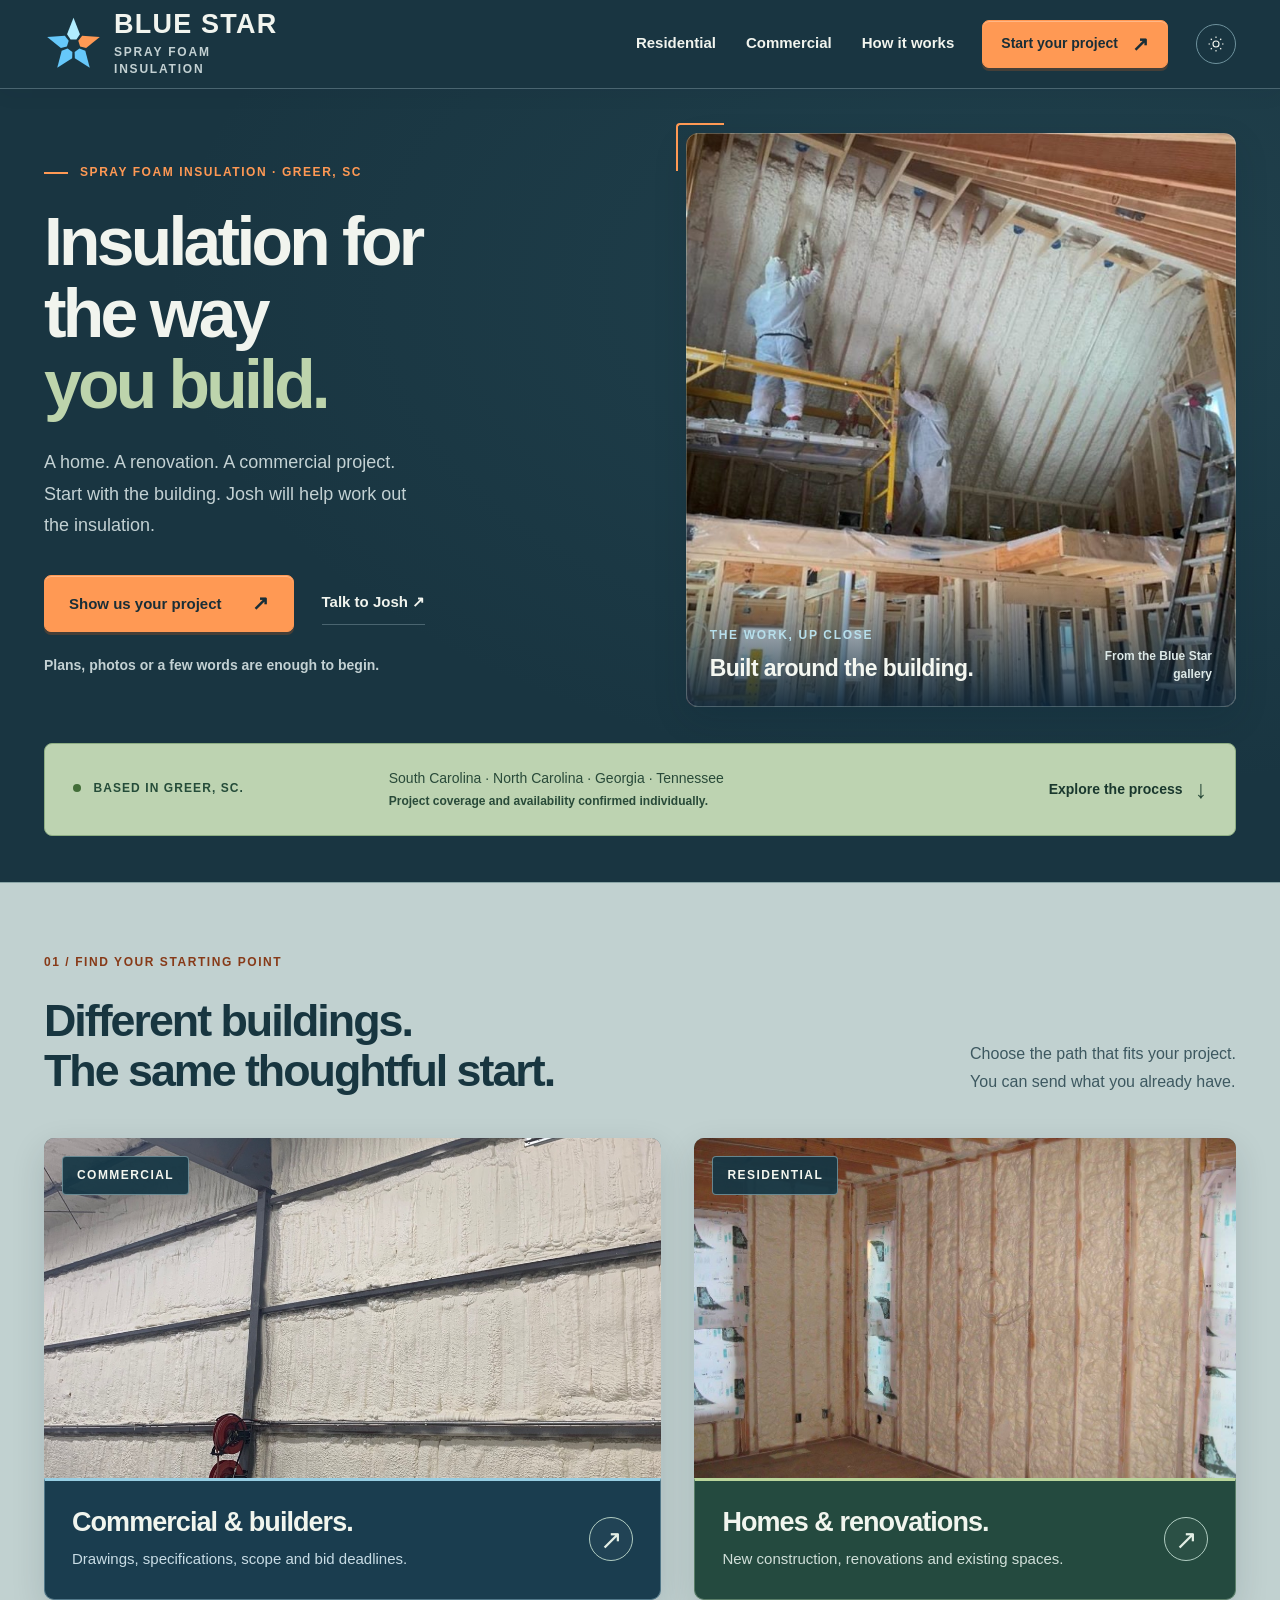
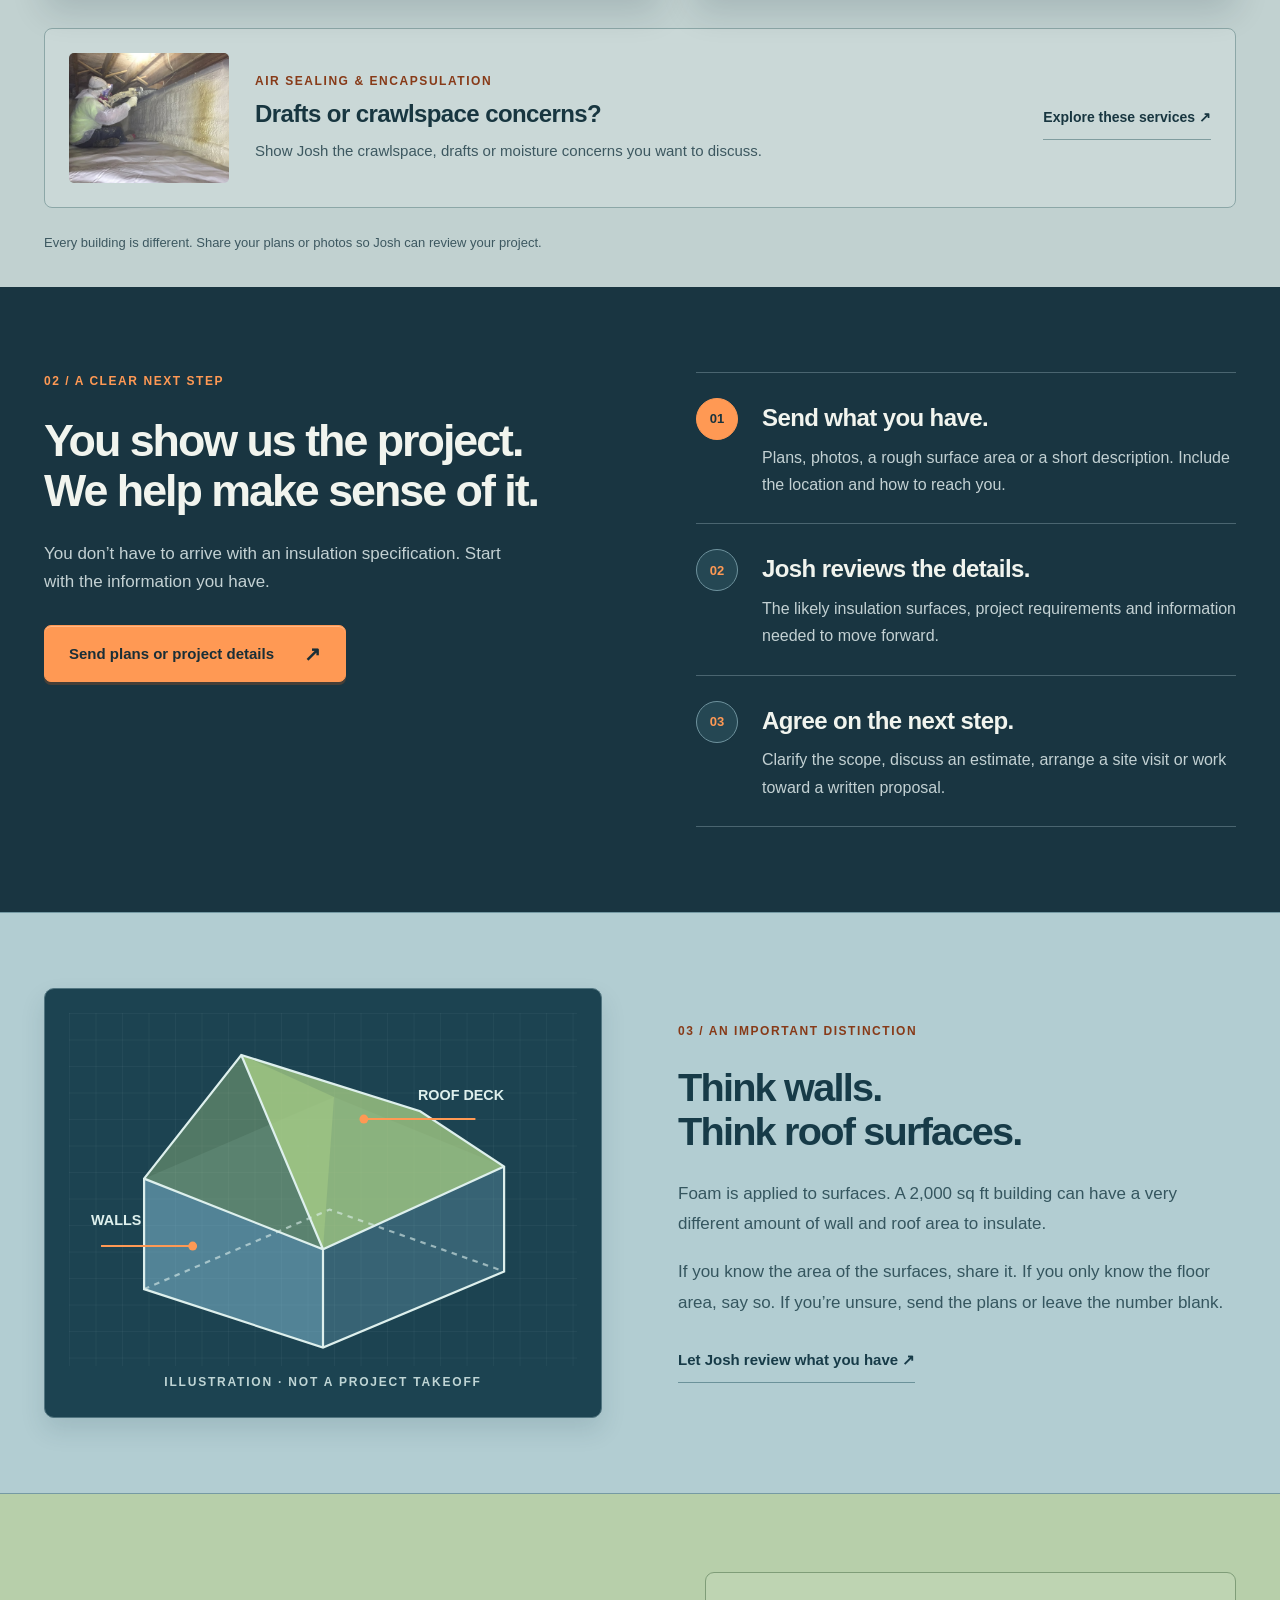
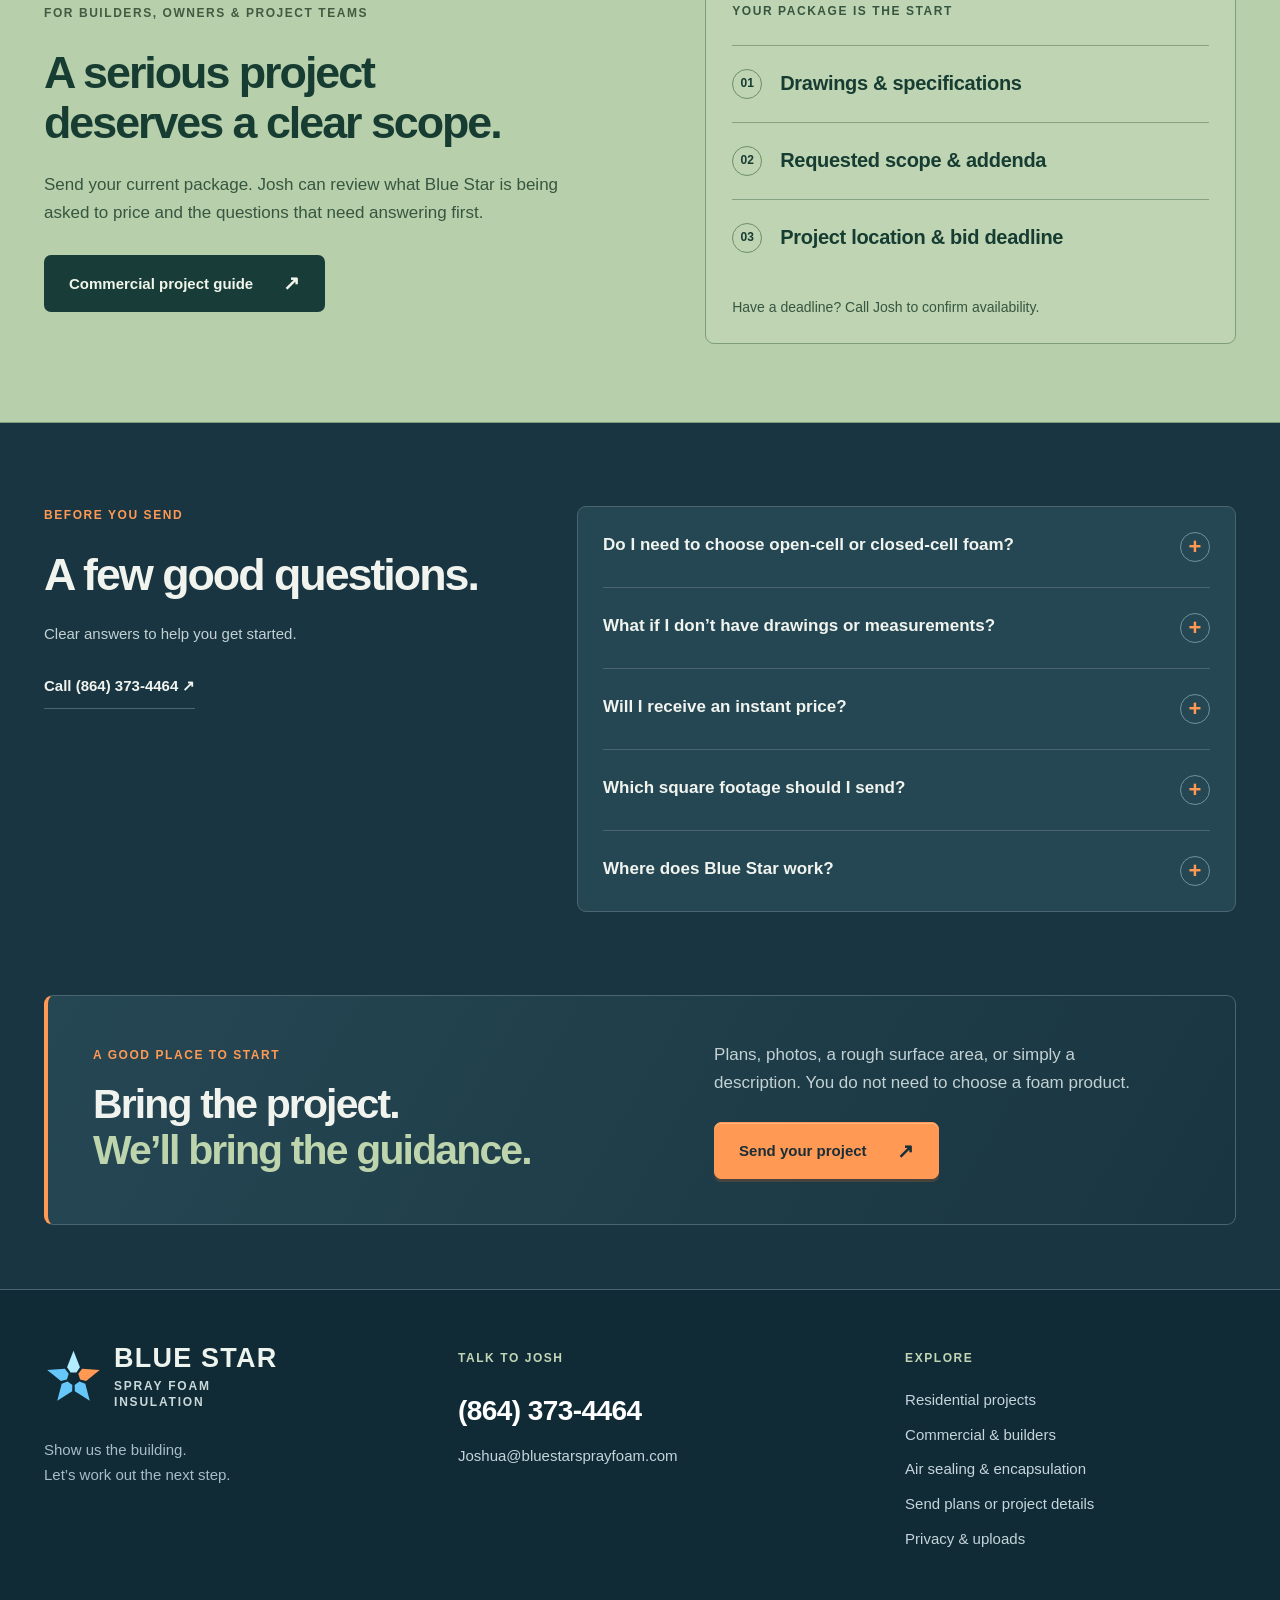
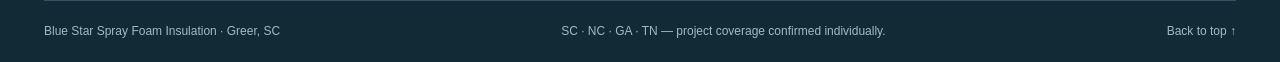
<file: index.html>
<!doctype html><html lang="en" data-theme="dark"><head><meta charset="utf-8"><meta name="viewport" content="width=device-width,initial-scale=1"><meta name="robots" content="noindex,nofollow"><meta name="theme-color" content="#142d3b"><title>Insulation for the way you build. | Blue Star Spray Foam Insulation</title><meta name="description" content="Spray foam insulation for homes and commercial projects. Share your plans, photos or project details with Josh."><link rel="icon" href="assets/icon.svg"><link rel="stylesheet" href="base.css"><link rel="stylesheet" href="styles.css?v=20261105-design"><link rel="canonical" href="https://cmcnosky.github.io/blue-star-spray-foam-preview/"><meta property="og:title" content="Insulation for the way you build. | Blue Star"><meta property="og:description" content="Spray foam insulation for homes and commercial projects. Share your plans, photos or project details with Josh."><meta property="og:type" content="website"><meta property="og:url" content="https://cmcnosky.github.io/blue-star-spray-foam-preview/"><meta property="og:image" content="https://cmcnosky.github.io/blue-star-spray-foam-preview/assets/blue-star-link-preview-v5.png"><meta property="og:image:width" content="1200"><meta property="og:image:height" content="630"><meta property="og:image:type" content="image/png"><meta property="og:image:alt" content="Blue Star Spray Foam Insulation: Insulation for the way you build, beside a photograph of spray foam being installed."><meta name="twitter:card" content="summary_large_image"><meta name="twitter:image" content="https://cmcnosky.github.io/blue-star-spray-foam-preview/assets/blue-star-link-preview-v5.png"><meta name="twitter:image:alt" content="Blue Star Spray Foam Insulation: Insulation for the way you build, beside a photograph of spray foam being installed."><script>try{if((localStorage.getItem('bs-main-theme')||localStorage.getItem('bs-concept-theme')||localStorage.getItem('bs-preview-theme'))==='light')document.documentElement.dataset.theme='light'}catch(e){}</script><script src="site.js" defer></script></head><body><a class="skip" href="#main">Skip to content</a><header class="site-header"><div class="wrap nav-row"><a class="brand" href="./" aria-label="Blue Star Spray Foam Insulation home"><svg class="brand-mark" viewBox="0 0 64 64" aria-hidden="true"><path class="ray ray-0" d="M32 3 39 20.876 35.2 26.5 28.8 26.5 25 20.876Z" transform="rotate(0 32 33)"/><path class="ray ray-1" d="M32 3 39 20.876 35.2 26.5 28.8 26.5 25 20.876Z" transform="rotate(72 32 33)"/><path class="ray ray-2" d="M32 3 39 20.876 35.2 26.5 28.8 26.5 25 20.876Z" transform="rotate(144 32 33)"/><path class="ray ray-3" d="M32 3 39 20.876 35.2 26.5 28.8 26.5 25 20.876Z" transform="rotate(216 32 33)"/><path class="ray ray-4" d="M32 3 39 20.876 35.2 26.5 28.8 26.5 25 20.876Z" transform="rotate(288 32 33)"/></svg><span class="brand-words"><strong>BLUE STAR</strong><span>SPRAY FOAM<br>INSULATION</span></span></a><nav id="main-nav" aria-label="Main navigation"><a href="residential.html">Residential</a><a href="commercial.html">Commercial</a><a href="./#process">How it works</a><a class="mobile-project" href="project.html">Start your project ↗</a></nav><a class="button primary" href="project.html">Start your project <span aria-hidden="true">↗</span></a><button class="theme-toggle" aria-label="Use light colors" title="Change color theme"><svg viewBox="0 0 24 24" aria-hidden="true"><circle cx="12" cy="12" r="4"/><path d="M12 2v2m0 16v2M2 12h2m16 0h2M5 5l1.5 1.5m11 11L19 19M5 19l1.5-1.5m11-11L19 5"/></svg></button><button class="menu-toggle" aria-expanded="false" aria-controls="main-nav" aria-label="Open navigation"><span></span><span></span></button></div></header><main id="main" tabindex="-1"><div id="top" tabindex="-1"></div><section class="opening"><div class="opening-grid wrap"><div class="opening-copy"><p class="eyebrow">SPRAY FOAM INSULATION · GREER, SC</p><h1>Insulation for<br>the way <span>you build.</span></h1><p class="opening-lead">A home. A renovation. A commercial project. <br>Start with the building. Josh will help work out the insulation.</p><div class="actions"><a class="button primary" href="project.html">Show us your project <span aria-hidden="true">↗</span></a><a class="text-link" href="tel:+18643734464">Talk to Josh ↗</a></div><p class="opening-note">Plans, photos or a few words are enough to begin.</p></div><figure class="opening-photo"><img src="assets/application.jpg" alt="Spray foam application inside a timber-framed building" width="1024" height="768" fetchpriority="high"><figcaption><span><b>THE WORK, UP CLOSE</b><strong>Built around the building.</strong></span><span>From the Blue Star gallery</span></figcaption></figure></div><div class="opening-bottom wrap"><span><i aria-hidden="true"></i> BASED IN GREER, SC.</span><p>South Carolina · North Carolina · Georgia · Tennessee<br><b>Project coverage and availability confirmed individually.</b></p><a href="#process" aria-label="See how project review works">Explore the process <span aria-hidden="true">↓</span></a></div></section><section class="project-paths" id="applications"><div class="wrap"><div class="editorial-heading"><div><p class="eyebrow">01 / FIND YOUR STARTING POINT</p><h2>Different buildings.<br>The same thoughtful start.</h2></div><p>Choose the path that fits your project.<br>You can send what you already have.</p></div><div class="project-pair"><a class="project-story commercial-story" href="commercial.html"><div class="story-photo"><img src="assets/metal-building.jpg" alt="Insulated roof and wall surfaces inside a metal-framed building" width="1200" height="1600" loading="lazy"><span>COMMERCIAL</span></div><div class="story-caption"><div><h3>Commercial &amp; builders.</h3><p>Drawings, specifications, scope and bid deadlines.</p></div><span class="round-arrow" aria-hidden="true">↗</span></div></a><a class="project-story" href="residential.html"><div class="story-photo"><img src="assets/residential.jpg" alt="Spray foam installed between wood framing" width="1152" height="864" loading="lazy"><span>RESIDENTIAL</span></div><div class="story-caption"><div><h3>Homes &amp; renovations.</h3><p>New construction, renovations and existing spaces.</p></div><span class="round-arrow" aria-hidden="true">↗</span></div></a></div><div class="secondary-story"><img src="assets/crawlspace.jpg" alt="Insulation application along a crawlspace wall" width="500" height="375" loading="lazy"><div><p class="eyebrow">AIR SEALING & ENCAPSULATION</p><h3>Drafts or crawlspace concerns?</h3><p>Show Josh the crawlspace, drafts or moisture concerns you want to discuss.</p></div><a class="text-link" href="residential.html#air-sealing">Explore these services ↗</a></div><p class="gallery-provenance">Every building is different. Share your plans or photos so Josh can review your project.</p></div></section><section class="review-process wrap" id="process" tabindex="-1"><div class="process-heading"><p class="eyebrow">02 / A CLEAR NEXT STEP</p><h2>You show us the project.<br>We help make sense of it.</h2><p>You don’t have to arrive with an insulation specification. Start with the information you have.</p><a class="button primary" href="project.html">Send plans or project details <span aria-hidden="true">↗</span></a></div><ol class="process-rows"><li><span>01</span><div><h3>Send what you have.</h3><p>Plans, photos, a rough surface area or a short description. Include the location and how to reach you.</p></div></li><li><span>02</span><div><h3>Josh reviews the details.</h3><p>The likely insulation surfaces, project requirements and information needed to move forward.</p></div></li><li><span>03</span><div><h3>Agree on the next step.</h3><p>Clarify the scope, discuss an estimate, arrange a site visit or work toward a written proposal.</p></div></li></ol></section><div class="surface-band"><section class="surface-section wrap"><div class="surface-drawing"><svg viewBox="0 0 460 320" role="img" aria-labelledby="surface-title"><title id="surface-title">Walls and roof surface area are different from the floor footprint</title><defs><pattern id="grid" width="24" height="24" patternUnits="userSpaceOnUse"><path d="M24 0H0V24" fill="none" stroke="currentColor" stroke-width=".4" opacity=".18"/></pattern></defs><rect width="460" height="320" fill="url(#grid)"/><path d="M68 150 240 76 394 139 230 214Z" fill="#8ec3cc" opacity=".12"/><path d="M68 150v100l162 53V214Z" fill="#87c4db" opacity=".5"/><path d="M230 214v89l164-69v-95Z" fill="#87c4db" opacity=".25"/><path d="M68 150 156 38 240 76 230 214Z" fill="#b4da8b" opacity=".35"/><path d="M156 38 318 89 394 139 230 214Z" fill="#b4da8b" opacity=".7"/><g fill="none" stroke="currentColor" stroke-width="2"><path d="M68 150v100l162 53 164-69v-95L318 89 156 38Z"/><path d="M68 150 230 214 394 139M156 38 230 214v89"/><path stroke-dasharray="5 5" opacity=".6" d="M68 250 236 178 394 234"/></g><path d="M267 96h101" stroke="#ffad72" stroke-width="2"/><circle cx="267" cy="96" r="4" fill="#ffad72"/><text x="316" y="79" fill="currentColor" font-size="13" font-weight="700">ROOF DECK</text><path d="M112 211H29" stroke="#ffad72" stroke-width="2"/><circle cx="112" cy="211" r="4" fill="#ffad72"/><text x="20" y="192" fill="currentColor" font-size="13" font-weight="700">WALLS</text></svg><span>ILLUSTRATION · NOT A PROJECT TAKEOFF</span></div><div><p class="eyebrow">03 / AN IMPORTANT DISTINCTION</p><h2>Think walls.<br>Think roof surfaces.</h2><p>Foam is applied to surfaces. A 2,000 sq ft building can have a very different amount of wall and roof area to insulate.</p><p>If you know the area of the surfaces, share it. If you only know the floor area, say so. If you’re unsure, send the plans or leave the number blank.</p><a class="text-link" href="project.html">Let Josh review what you have ↗</a></div></section></div><section class="bid-band"><div class="wrap bid-grid"><div><p class="eyebrow">FOR BUILDERS, OWNERS & PROJECT TEAMS</p><h2>A serious project<br>deserves a clear scope.</h2><p>Send your current package. Josh can review what Blue Star is being asked to price and the questions that need answering first.</p><a class="button ink" href="commercial.html">Commercial project guide <span aria-hidden="true">↗</span></a></div><div class="bid-list"><p>YOUR PACKAGE IS THE START</p><div><span>01</span><strong>Drawings & specifications</strong></div><div><span>02</span><strong>Requested scope & addenda</strong></div><div><span>03</span><strong>Project location & bid deadline</strong></div><small>Have a deadline? Call Josh to confirm availability.</small></div></div></section><section class="section wrap faq-section"><div><p class="eyebrow">BEFORE YOU SEND</p><h2>A few good questions.</h2><p>Clear answers to help you get started.</p><a class="text-link" href="tel:+18643734464">Call (864) 373-4464 ↗</a></div><div class="faq-list"><details><summary>Do I need to choose open-cell or closed-cell foam?<span aria-hidden="true">+</span></summary><div><p>No. Share your building and your goal. Josh considers the assembly, available depth, moisture conditions and any project requirements before recommending an approach.</p></div></details><details><summary>What if I don’t have drawings or measurements?<span aria-hidden="true">+</span></summary><div><p>Start with a short description and your project location. Photos can help, but you can begin without them. Josh will explain what information is useful next.</p></div></details><details><summary>Will I receive an instant price?<span aria-hidden="true">+</span></summary><div><p>No. Plans begin the review. Josh checks the scope and missing details before discussing a useful estimate, arranging a site visit or preparing a written proposal. Uploading files does not reserve a date.</p></div></details><details><summary>Which square footage should I send?<span aria-hidden="true">+</span></summary><div><p>If you know it, send the combined area of the surfaces you want insulated—such as walls and a roof deck or ceiling. Building floor area is different. If your number is floor area, label it that way; if you are unsure, leave the area blank.</p></div></details><details><summary>Where does Blue Star work?<span aria-hidden="true">+</span></summary><div><p>Blue Star is based in Greer, South Carolina. Its published service area includes South Carolina, North Carolina, Georgia and Tennessee. Send the project location so travel, coverage and availability can be confirmed.</p></div></details></div></section><section class="closing wrap"><div><p class="eyebrow">A GOOD PLACE TO START</p><h2>Bring the project.<br><span>We’ll bring the guidance.</span></h2></div><div><p>Plans, photos, a rough surface area, or simply a description. You do not need to choose a foam product.</p><a class="button primary" href="project.html">Send your project <span aria-hidden="true">↗</span></a></div></section></main><footer class="site-footer"><div class="wrap footer-top"><div><a class="brand" href="./" aria-label="Blue Star Spray Foam Insulation home"><svg class="brand-mark" viewBox="0 0 64 64" aria-hidden="true"><path class="ray ray-0" d="M32 3 39 20.876 35.2 26.5 28.8 26.5 25 20.876Z" transform="rotate(0 32 33)"/><path class="ray ray-1" d="M32 3 39 20.876 35.2 26.5 28.8 26.5 25 20.876Z" transform="rotate(72 32 33)"/><path class="ray ray-2" d="M32 3 39 20.876 35.2 26.5 28.8 26.5 25 20.876Z" transform="rotate(144 32 33)"/><path class="ray ray-3" d="M32 3 39 20.876 35.2 26.5 28.8 26.5 25 20.876Z" transform="rotate(216 32 33)"/><path class="ray ray-4" d="M32 3 39 20.876 35.2 26.5 28.8 26.5 25 20.876Z" transform="rotate(288 32 33)"/></svg><span class="brand-words"><strong>BLUE STAR</strong><span>SPRAY FOAM<br>INSULATION</span></span></a><p>Show us the building.<br>Let’s work out the next step.</p></div><div><span class="eyebrow">TALK TO JOSH</span><a class="footer-phone" href="tel:+18643734464">(864) 373-4464</a><a href="mailto:Joshua@bluestarsprayfoam.com">Joshua@bluestarsprayfoam.com</a></div><div><span class="eyebrow">EXPLORE</span><a href="residential.html">Residential projects</a><a href="commercial.html">Commercial & builders</a><a href="residential.html#air-sealing">Air sealing & encapsulation</a><a href="project.html">Send plans or project details</a><a href="privacy.html">Privacy & uploads</a></div></div><div class="wrap footer-bottom"><span>Blue Star Spray Foam Insulation · Greer, SC</span><span>SC · NC · GA · TN — project coverage confirmed individually.</span><a href="#top">Back to top ↑</a></div></footer><div class="mobile-dock"><a href="tel:+18643734464">Call Josh</a><a href="project.html">Start your project ↗</a></div></body></html>
</file>
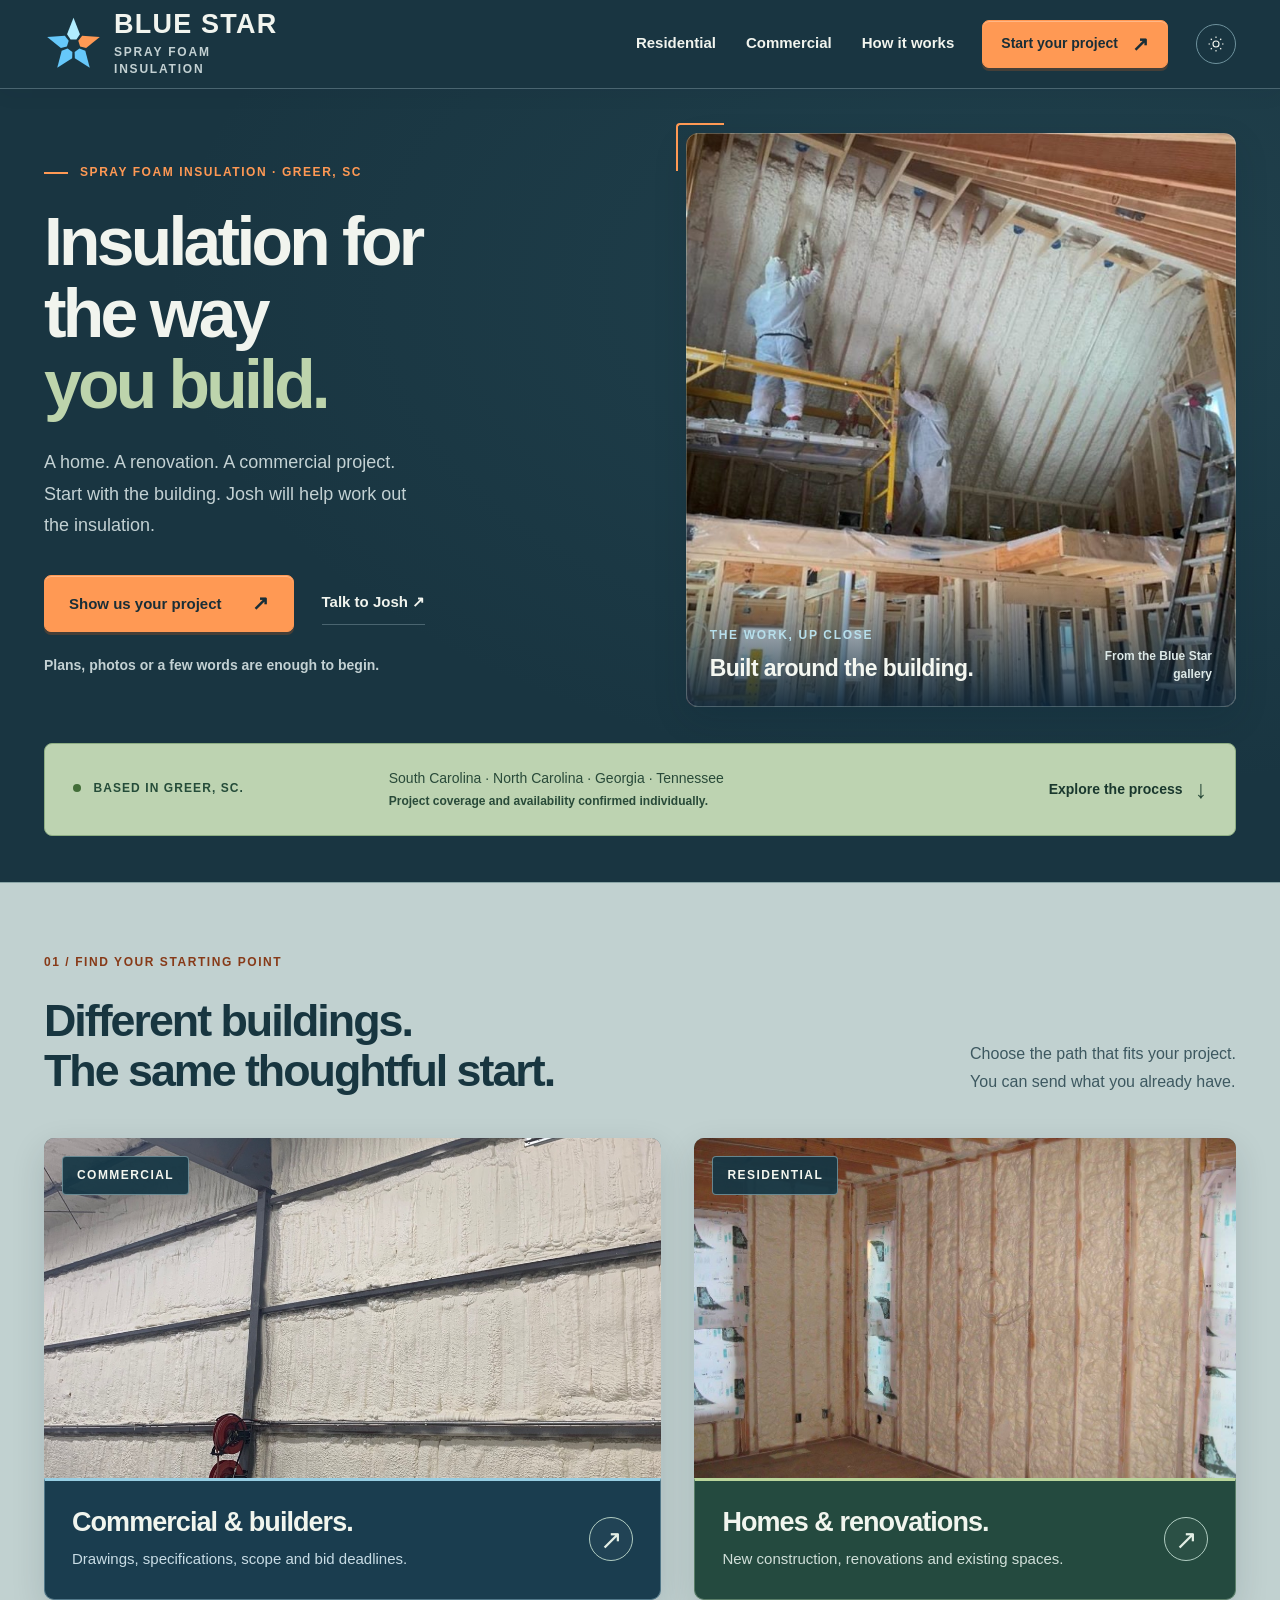
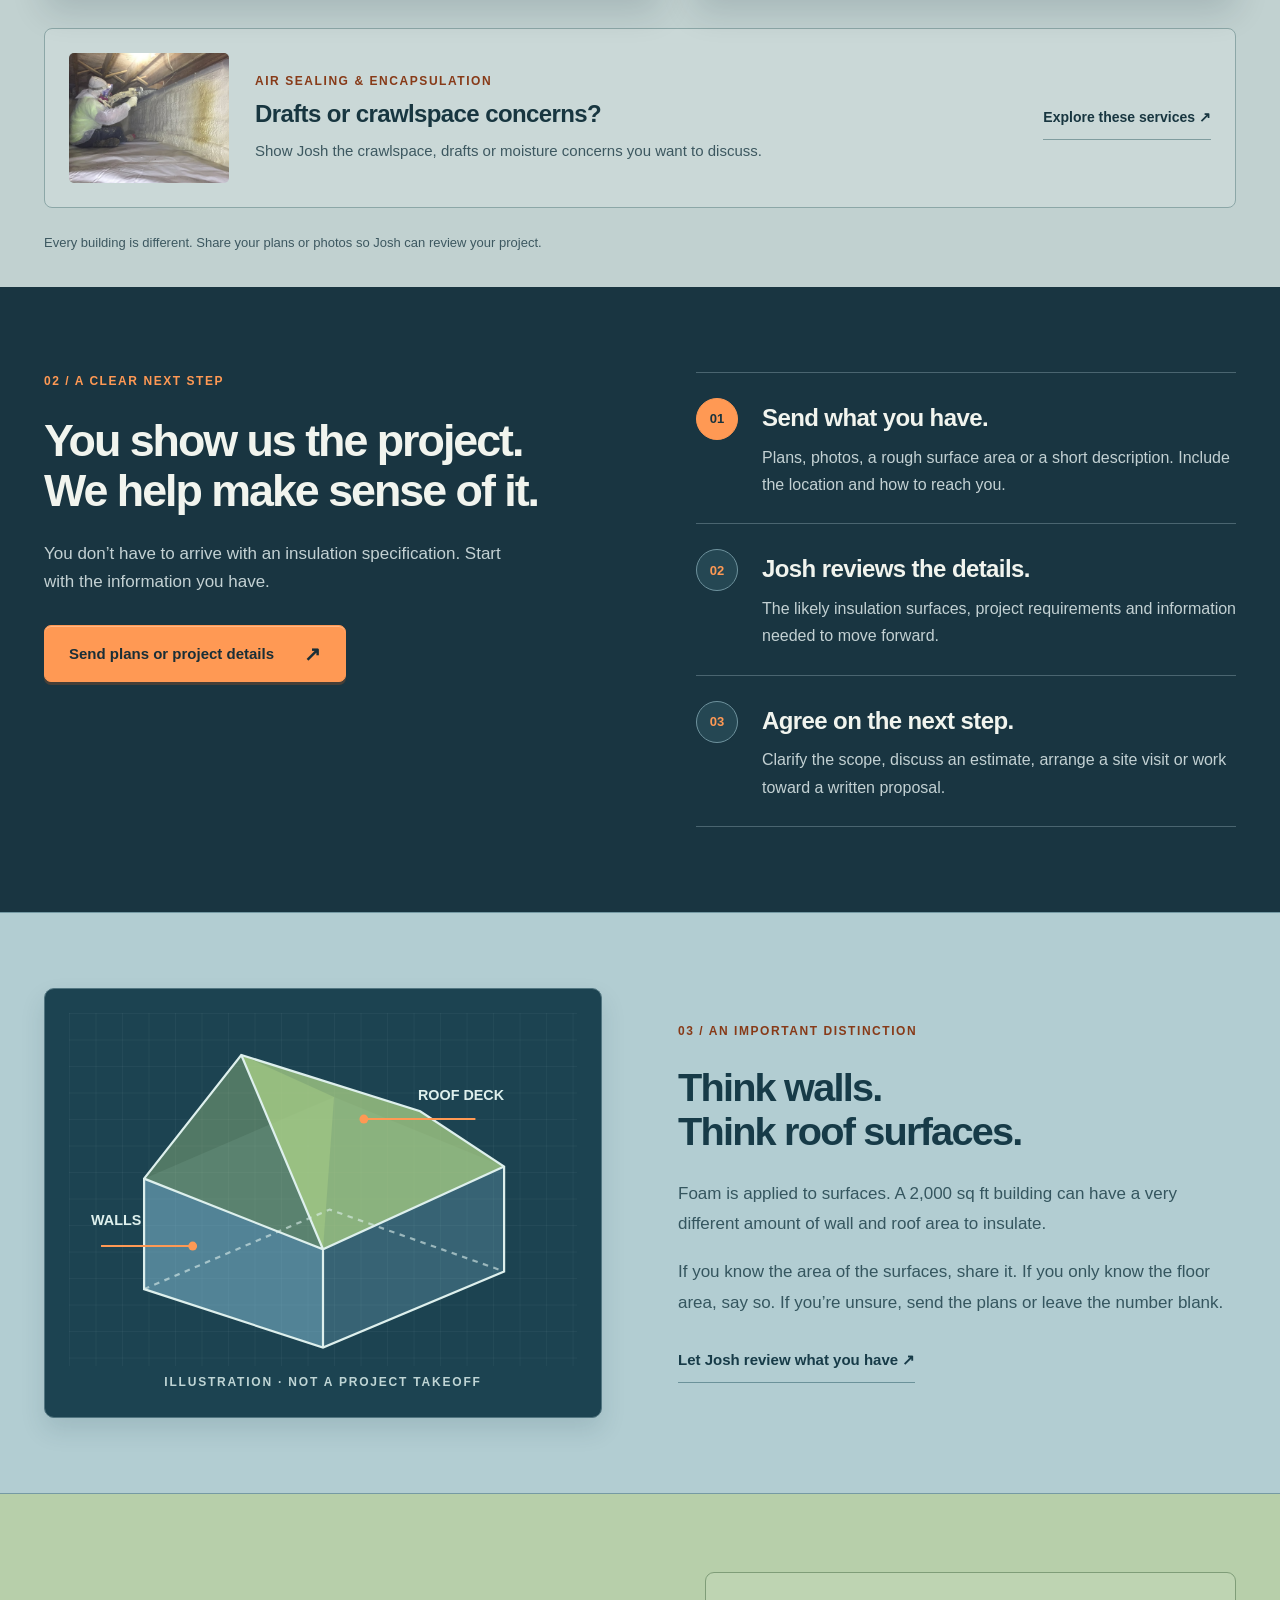
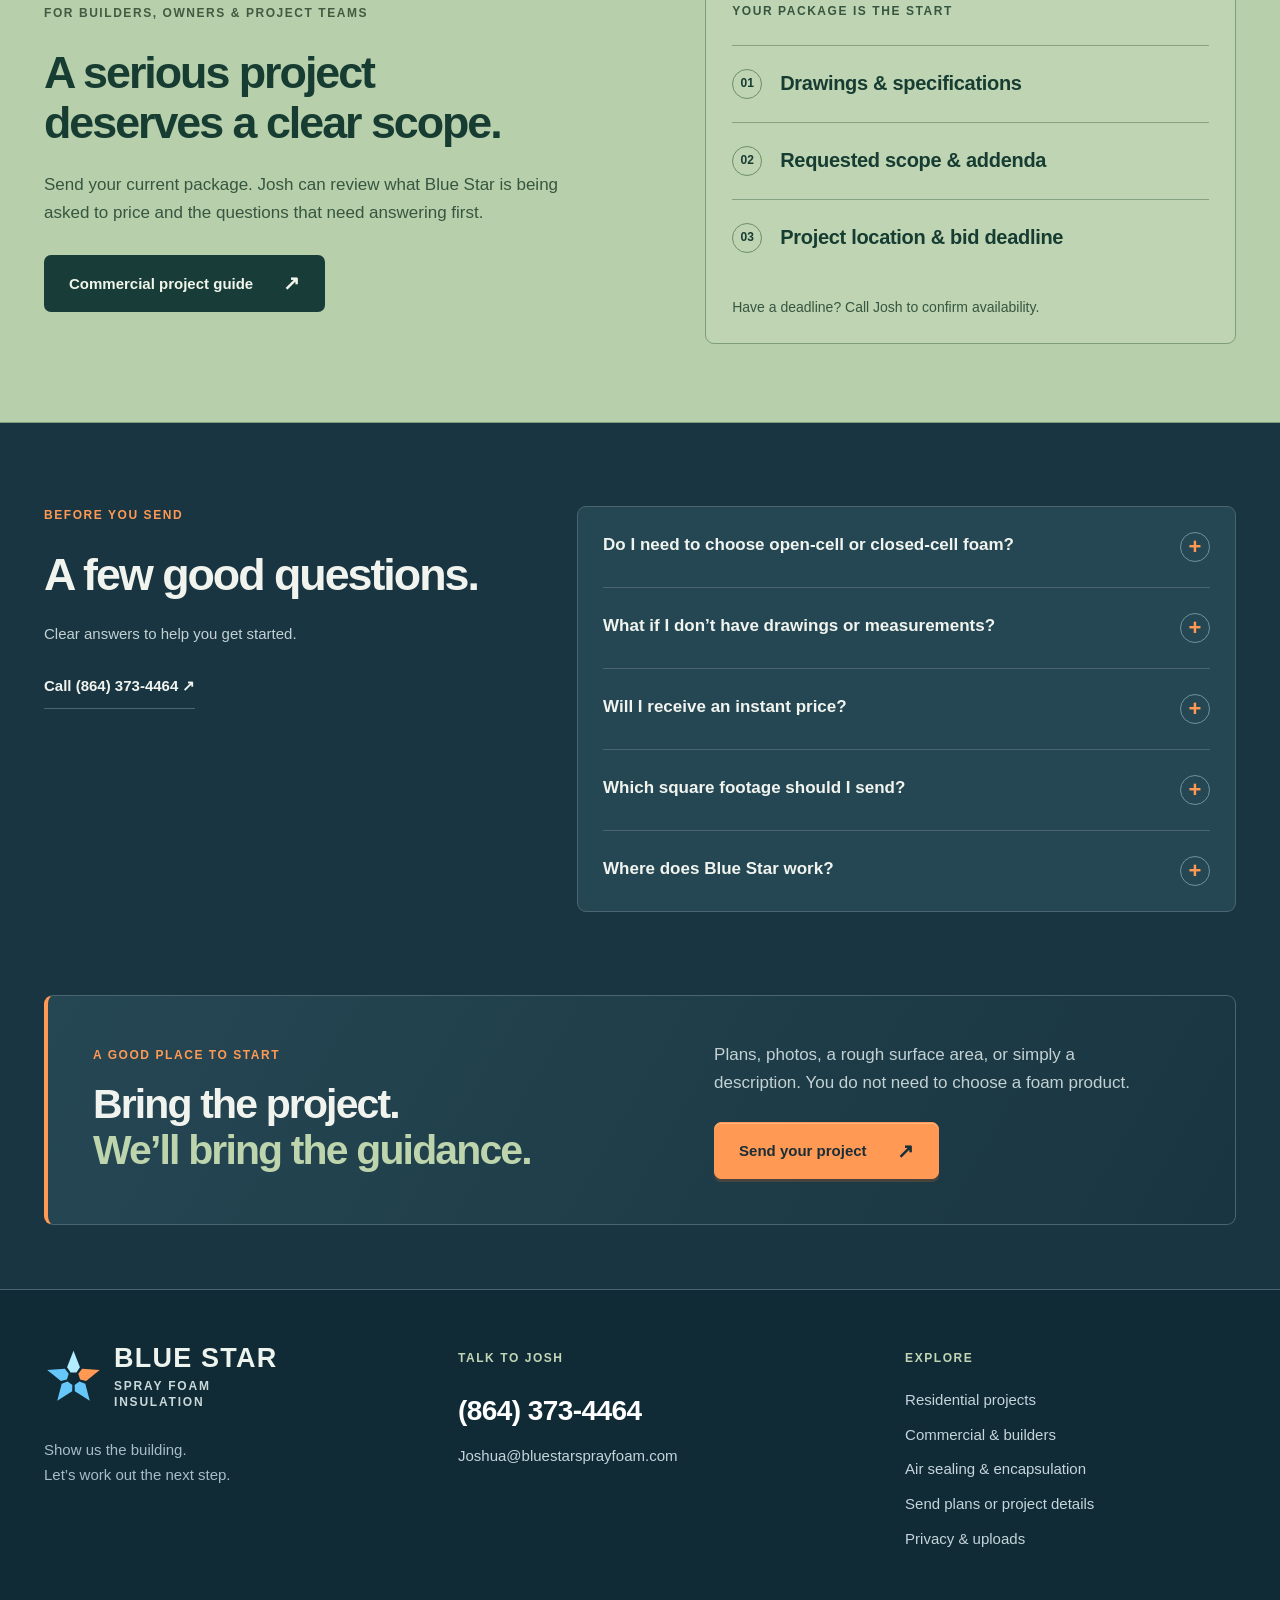
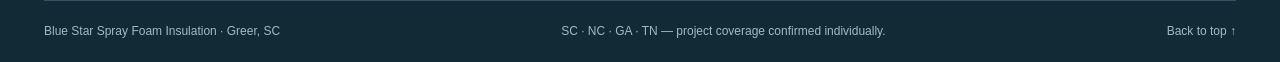
<file: concept/index.html>
<!doctype html><html lang="en"><head><meta charset="utf-8"><meta name="viewport" content="width=device-width,initial-scale=1"><meta name="robots" content="noindex,nofollow"><meta http-equiv="refresh" content="0;url=../"><link rel="canonical" href="https://cmcnosky.github.io/blue-star-spray-foam-preview/"><title>Blue Star Spray Foam Insulation</title><meta property="og:image" content="https://cmcnosky.github.io/blue-star-spray-foam-preview/assets/blue-star-link-preview-v5.png"><meta property="og:image:width" content="1200"><meta property="og:image:height" content="630"><meta property="og:image:type" content="image/png"><meta property="og:image:alt" content="Blue Star Spray Foam Insulation: Insulation for the way you build, beside a photograph of spray foam being installed."><meta name="twitter:card" content="summary_large_image"><meta name="twitter:image" content="https://cmcnosky.github.io/blue-star-spray-foam-preview/assets/blue-star-link-preview-v5.png"><meta name="twitter:image:alt" content="Blue Star Spray Foam Insulation: Insulation for the way you build, beside a photograph of spray foam being installed."><script>location.replace('../'+location.search+location.hash)</script></head><body><p>This design is now the main website. <a href="../">Continue to Blue Star Spray Foam Insulation</a>.</p></body></html>
</file>
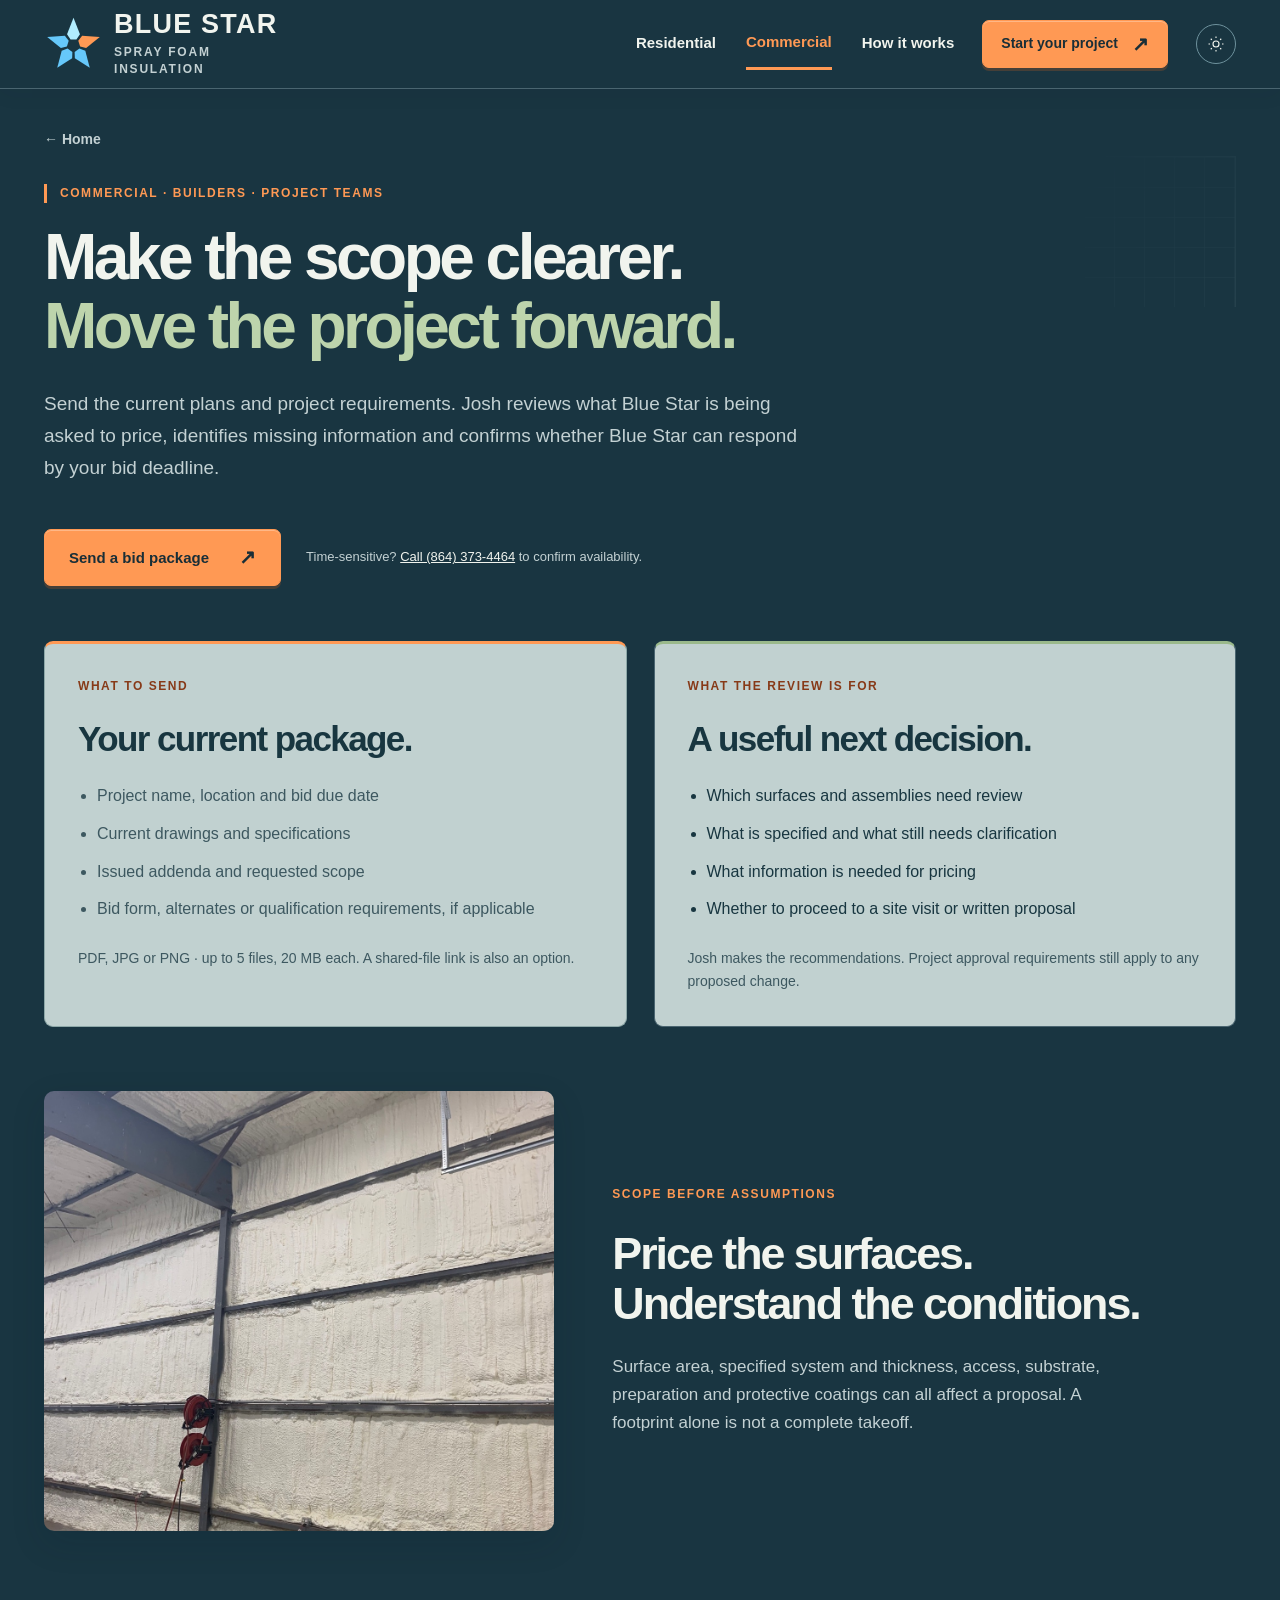
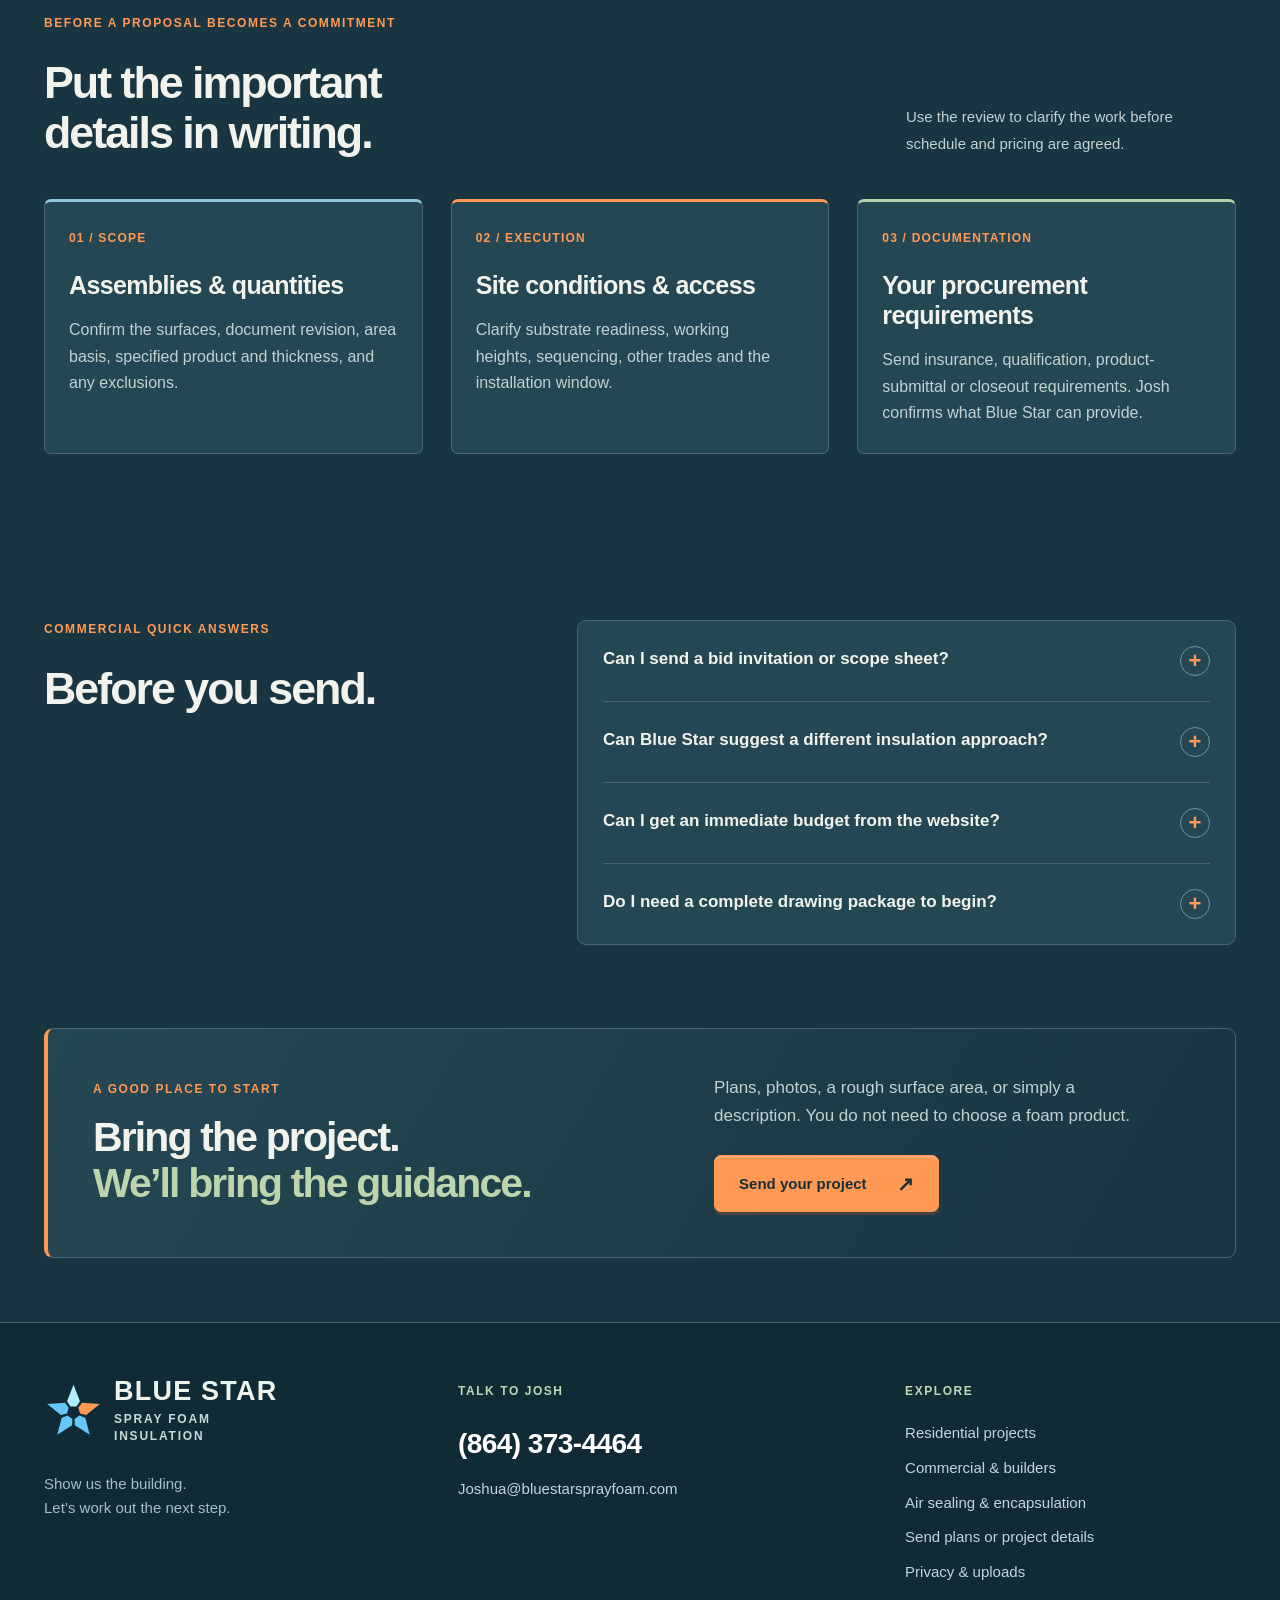
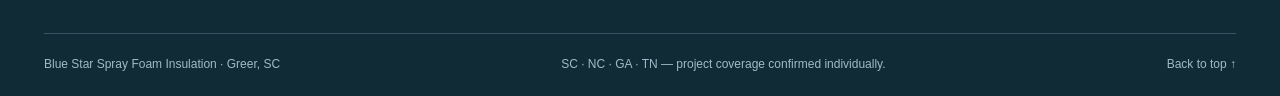
<file: commercial.html>
<!doctype html><html lang="en" data-theme="dark"><head><meta charset="utf-8"><meta name="viewport" content="width=device-width,initial-scale=1"><meta name="robots" content="noindex,nofollow"><meta name="theme-color" content="#142d3b"><title>Commercial project review | Blue Star Spray Foam Insulation</title><meta name="description" content="A clear path for plans, specifications, addenda and bid requirements. Josh reviews the scope before pricing."><link rel="icon" href="assets/icon.svg"><link rel="stylesheet" href="base.css"><link rel="stylesheet" href="styles.css?v=20261105-design"><link rel="canonical" href="https://cmcnosky.github.io/blue-star-spray-foam-preview/commercial.html"><meta property="og:title" content="Commercial project review | Blue Star"><meta property="og:description" content="A clear path for plans, specifications, addenda and bid requirements. Josh reviews the scope before pricing."><meta property="og:type" content="website"><meta property="og:url" content="https://cmcnosky.github.io/blue-star-spray-foam-preview/commercial.html"><meta property="og:image" content="https://cmcnosky.github.io/blue-star-spray-foam-preview/assets/blue-star-link-preview-v5.png"><meta property="og:image:width" content="1200"><meta property="og:image:height" content="630"><meta property="og:image:type" content="image/png"><meta property="og:image:alt" content="Blue Star Spray Foam Insulation: Insulation for the way you build, beside a photograph of spray foam being installed."><meta name="twitter:card" content="summary_large_image"><meta name="twitter:image" content="https://cmcnosky.github.io/blue-star-spray-foam-preview/assets/blue-star-link-preview-v5.png"><meta name="twitter:image:alt" content="Blue Star Spray Foam Insulation: Insulation for the way you build, beside a photograph of spray foam being installed."><script>try{if((localStorage.getItem('bs-main-theme')||localStorage.getItem('bs-concept-theme')||localStorage.getItem('bs-preview-theme'))==='light')document.documentElement.dataset.theme='light'}catch(e){}</script><script src="site.js" defer></script></head><body><a class="skip" href="#main">Skip to content</a><header class="site-header"><div class="wrap nav-row"><a class="brand" href="./" aria-label="Blue Star Spray Foam Insulation home"><svg class="brand-mark" viewBox="0 0 64 64" aria-hidden="true"><path class="ray ray-0" d="M32 3 39 20.876 35.2 26.5 28.8 26.5 25 20.876Z" transform="rotate(0 32 33)"/><path class="ray ray-1" d="M32 3 39 20.876 35.2 26.5 28.8 26.5 25 20.876Z" transform="rotate(72 32 33)"/><path class="ray ray-2" d="M32 3 39 20.876 35.2 26.5 28.8 26.5 25 20.876Z" transform="rotate(144 32 33)"/><path class="ray ray-3" d="M32 3 39 20.876 35.2 26.5 28.8 26.5 25 20.876Z" transform="rotate(216 32 33)"/><path class="ray ray-4" d="M32 3 39 20.876 35.2 26.5 28.8 26.5 25 20.876Z" transform="rotate(288 32 33)"/></svg><span class="brand-words"><strong>BLUE STAR</strong><span>SPRAY FOAM<br>INSULATION</span></span></a><nav id="main-nav" aria-label="Main navigation"><a href="residential.html">Residential</a><a href="commercial.html" aria-current="page">Commercial</a><a href="./#process">How it works</a><a class="mobile-project" href="project.html">Start your project ↗</a></nav><a class="button primary" href="project.html">Start your project <span aria-hidden="true">↗</span></a><button class="theme-toggle" aria-label="Use light colors" title="Change color theme"><svg viewBox="0 0 24 24" aria-hidden="true"><circle cx="12" cy="12" r="4"/><path d="M12 2v2m0 16v2M2 12h2m16 0h2M5 5l1.5 1.5m11 11L19 19M5 19l1.5-1.5m11-11L19 5"/></svg></button><button class="menu-toggle" aria-expanded="false" aria-controls="main-nav" aria-label="Open navigation"><span></span><span></span></button></div></header><main id="main" tabindex="-1"><div id="top" tabindex="-1"></div><section class="page-intro wrap"><a class="back-link" href="./">← Home</a><p class="eyebrow">COMMERCIAL · BUILDERS · PROJECT TEAMS</p><h1>Make the scope clearer.<br><span>Move the project forward.</span></h1><p>Send the current plans and project requirements. Josh reviews what Blue Star is being asked to price, identifies missing information and confirms whether Blue Star can respond by your bid deadline.</p></section><section class="wrap commercial-summary"><div class="summary-actions"><a class="button primary" href="project.html">Send a bid package <span aria-hidden="true">↗</span></a><p>Time-sensitive? <a href="tel:+18643734464">Call (864) 373-4464</a> to confirm availability.</p></div><div class="scope-pair"><article><p class="eyebrow">WHAT TO SEND</p><h2>Your current package.</h2><ul><li>Project name, location and bid due date</li><li>Current drawings and specifications</li><li>Issued addenda and requested scope</li><li>Bid form, alternates or qualification requirements, if applicable</li></ul><p>PDF, JPG or PNG · up to 5 files, 20 MB each. A shared-file link is also an option.</p></article><article><p class="eyebrow">WHAT THE REVIEW IS FOR</p><h2>A useful next decision.</h2><ul><li>Which surfaces and assemblies need review</li><li>What is specified and what still needs clarification</li><li>What information is needed for pricing</li><li>Whether to proceed to a site visit or written proposal</li></ul><p>Josh makes the recommendations. Project approval requirements still apply to any proposed change.</p></article></div></section><section class="commercial-photo wrap"><img src="assets/metal-building.jpg" alt="Insulated walls and roof deck in a metal-framed interior" loading="lazy"><div><p class="eyebrow">SCOPE BEFORE ASSUMPTIONS</p><h2>Price the surfaces.<br>Understand the conditions.</h2><p>Surface area, specified system and thickness, access, substrate, preparation and protective coatings can all affect a proposal. A footprint alone is not a complete takeoff.</p></div></section><section class="section wrap"><div class="section-heading"><div><p class="eyebrow">BEFORE A PROPOSAL BECOMES A COMMITMENT</p><h2>Put the important details in writing.</h2></div><p>Use the review to clarify the work before schedule and pricing are agreed.</p></div><div class="detail-grid"><article><span>01 / SCOPE</span><h3>Assemblies & quantities</h3><p>Confirm the surfaces, document revision, area basis, specified product and thickness, and any exclusions.</p></article><article><span>02 / EXECUTION</span><h3>Site conditions & access</h3><p>Clarify substrate readiness, working heights, sequencing, other trades and the installation window.</p></article><article><span>03 / DOCUMENTATION</span><h3>Your procurement requirements</h3><p>Send insurance, qualification, product-submittal or closeout requirements. Josh confirms what Blue Star can provide.</p></article></div></section><section class="section wrap faq-section"><div><p class="eyebrow">COMMERCIAL QUICK ANSWERS</p><h2>Before you send.</h2></div><div class="faq-list"><details><summary>Can I send a bid invitation or scope sheet?<span aria-hidden="true">+</span></summary><div><p>Yes. Include it with the current drawings and any specifications or addenda. Put the due date and contact person in the description. Sending a package does not by itself confirm bid participation.</p></div></details><details><summary>Can Blue Star suggest a different insulation approach?<span aria-hidden="true">+</span></summary><div><p>Josh can identify questions or possible alternatives. Any change to a specified system must go through the project’s required design and approval process.</p></div></details><details><summary>Can I get an immediate budget from the website?<span aria-hidden="true">+</span></summary><div><p>The website does not issue an automatic price. Josh reviews the information first so a discussion about budget is tied to a defined scope and visible assumptions.</p></div></details><details><summary>Do I need a complete drawing package to begin?<span aria-hidden="true">+</span></summary><div><p>No. A description, photos or rough surface area can start an early discussion. The information needed for a formal bid will be confirmed separately.</p></div></details></div></section><section class="closing wrap"><div><p class="eyebrow">A GOOD PLACE TO START</p><h2>Bring the project.<br><span>We’ll bring the guidance.</span></h2></div><div><p>Plans, photos, a rough surface area, or simply a description. You do not need to choose a foam product.</p><a class="button primary" href="project.html">Send your project <span aria-hidden="true">↗</span></a></div></section></main><footer class="site-footer"><div class="wrap footer-top"><div><a class="brand" href="./" aria-label="Blue Star Spray Foam Insulation home"><svg class="brand-mark" viewBox="0 0 64 64" aria-hidden="true"><path class="ray ray-0" d="M32 3 39 20.876 35.2 26.5 28.8 26.5 25 20.876Z" transform="rotate(0 32 33)"/><path class="ray ray-1" d="M32 3 39 20.876 35.2 26.5 28.8 26.5 25 20.876Z" transform="rotate(72 32 33)"/><path class="ray ray-2" d="M32 3 39 20.876 35.2 26.5 28.8 26.5 25 20.876Z" transform="rotate(144 32 33)"/><path class="ray ray-3" d="M32 3 39 20.876 35.2 26.5 28.8 26.5 25 20.876Z" transform="rotate(216 32 33)"/><path class="ray ray-4" d="M32 3 39 20.876 35.2 26.5 28.8 26.5 25 20.876Z" transform="rotate(288 32 33)"/></svg><span class="brand-words"><strong>BLUE STAR</strong><span>SPRAY FOAM<br>INSULATION</span></span></a><p>Show us the building.<br>Let’s work out the next step.</p></div><div><span class="eyebrow">TALK TO JOSH</span><a class="footer-phone" href="tel:+18643734464">(864) 373-4464</a><a href="mailto:Joshua@bluestarsprayfoam.com">Joshua@bluestarsprayfoam.com</a></div><div><span class="eyebrow">EXPLORE</span><a href="residential.html">Residential projects</a><a href="commercial.html">Commercial & builders</a><a href="residential.html#air-sealing">Air sealing & encapsulation</a><a href="project.html">Send plans or project details</a><a href="privacy.html">Privacy & uploads</a></div></div><div class="wrap footer-bottom"><span>Blue Star Spray Foam Insulation · Greer, SC</span><span>SC · NC · GA · TN — project coverage confirmed individually.</span><a href="#top">Back to top ↑</a></div></footer><div class="mobile-dock"><a href="tel:+18643734464">Call Josh</a><a href="project.html">Start your project ↗</a></div></body></html>
</file>
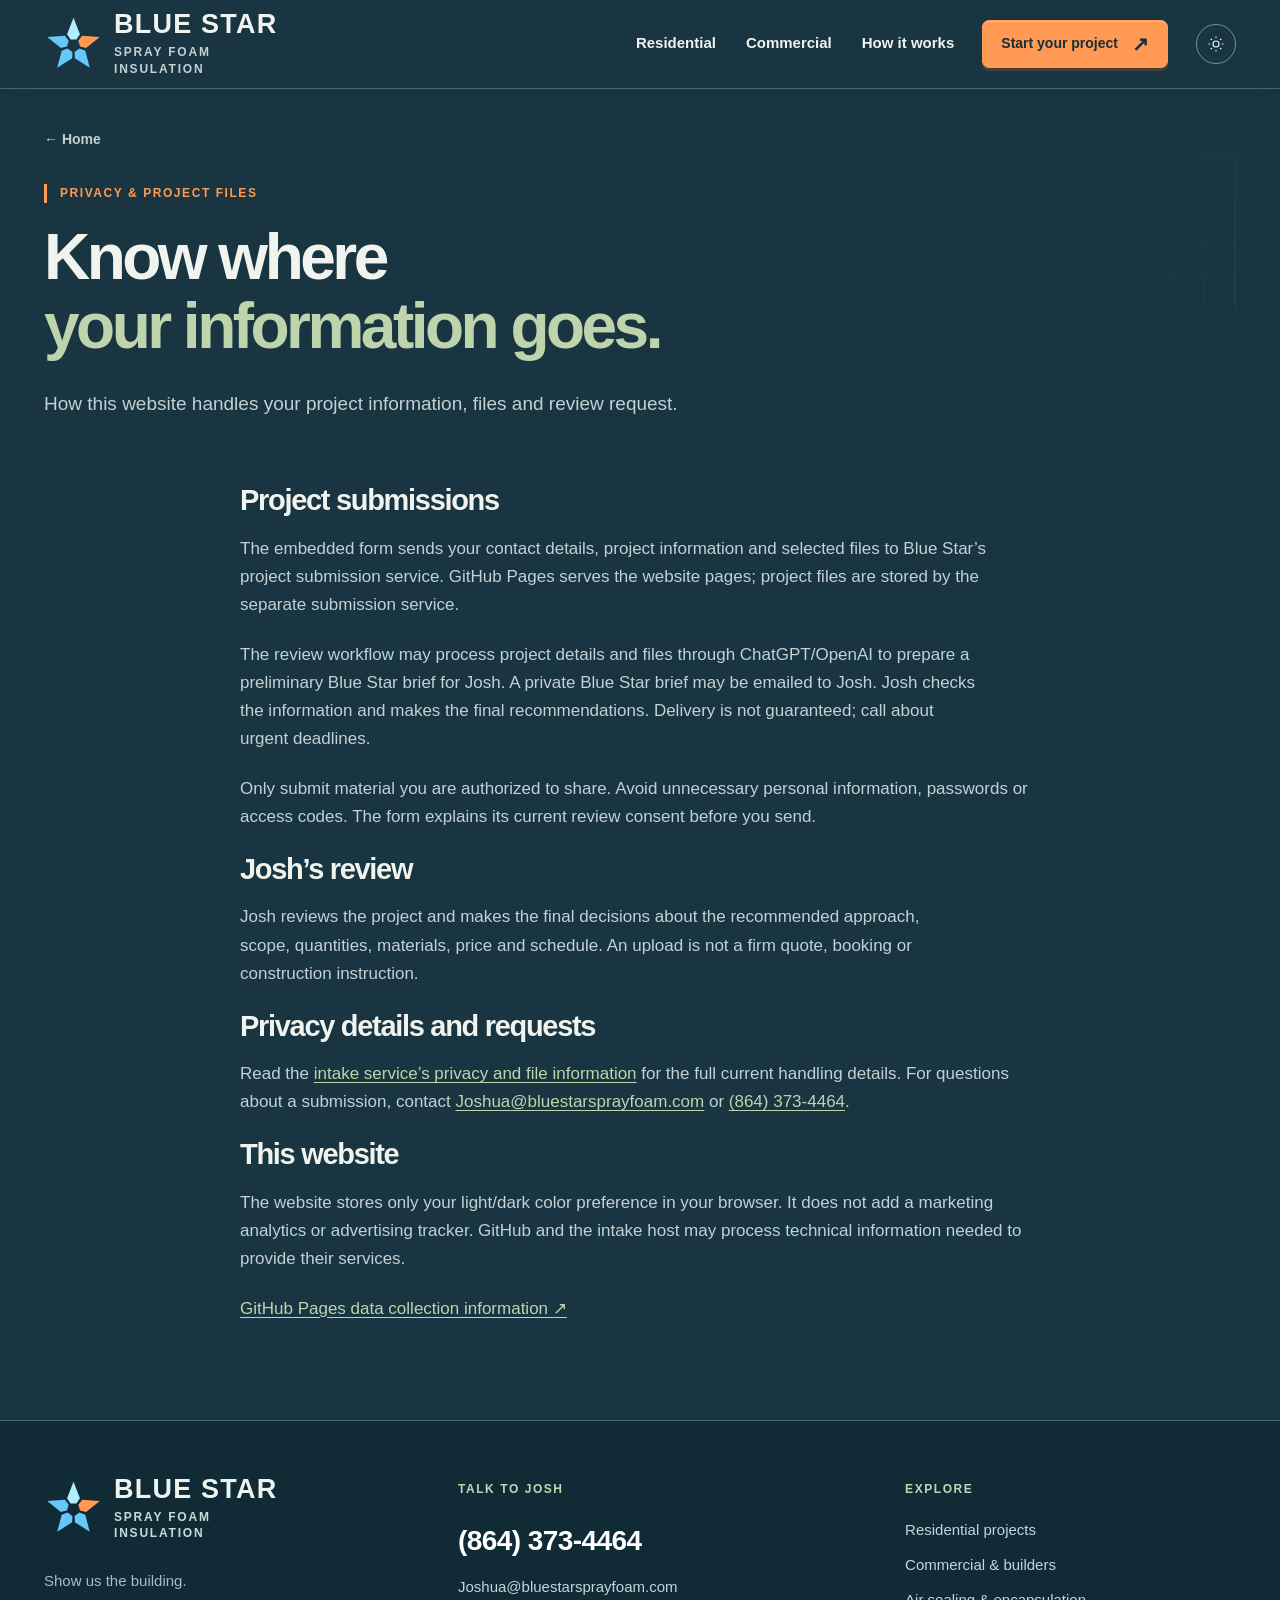
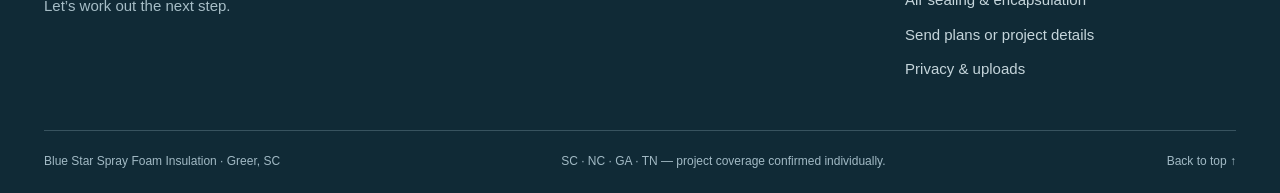
<file: privacy.html>
<!doctype html><html lang="en" data-theme="dark"><head><meta charset="utf-8"><meta name="viewport" content="width=device-width,initial-scale=1"><meta name="robots" content="noindex,nofollow"><meta name="theme-color" content="#142d3b"><title>Privacy and uploads | Blue Star Spray Foam Insulation</title><meta name="description" content="How the website and Blue Star project submission service handle your information."><link rel="icon" href="assets/icon.svg"><link rel="stylesheet" href="base.css"><link rel="stylesheet" href="styles.css?v=20261105-design"><link rel="canonical" href="https://cmcnosky.github.io/blue-star-spray-foam-preview/privacy.html"><meta property="og:title" content="Privacy and uploads | Blue Star"><meta property="og:description" content="How the website and Blue Star project submission service handle your information."><meta property="og:type" content="website"><meta property="og:url" content="https://cmcnosky.github.io/blue-star-spray-foam-preview/privacy.html"><meta property="og:image" content="https://cmcnosky.github.io/blue-star-spray-foam-preview/assets/blue-star-link-preview-v5.png"><meta property="og:image:width" content="1200"><meta property="og:image:height" content="630"><meta property="og:image:type" content="image/png"><meta property="og:image:alt" content="Blue Star Spray Foam Insulation: Insulation for the way you build, beside a photograph of spray foam being installed."><meta name="twitter:card" content="summary_large_image"><meta name="twitter:image" content="https://cmcnosky.github.io/blue-star-spray-foam-preview/assets/blue-star-link-preview-v5.png"><meta name="twitter:image:alt" content="Blue Star Spray Foam Insulation: Insulation for the way you build, beside a photograph of spray foam being installed."><script>try{if((localStorage.getItem('bs-main-theme')||localStorage.getItem('bs-concept-theme')||localStorage.getItem('bs-preview-theme'))==='light')document.documentElement.dataset.theme='light'}catch(e){}</script><script src="site.js" defer></script></head><body><a class="skip" href="#main">Skip to content</a><header class="site-header"><div class="wrap nav-row"><a class="brand" href="./" aria-label="Blue Star Spray Foam Insulation home"><svg class="brand-mark" viewBox="0 0 64 64" aria-hidden="true"><path class="ray ray-0" d="M32 3 39 20.876 35.2 26.5 28.8 26.5 25 20.876Z" transform="rotate(0 32 33)"/><path class="ray ray-1" d="M32 3 39 20.876 35.2 26.5 28.8 26.5 25 20.876Z" transform="rotate(72 32 33)"/><path class="ray ray-2" d="M32 3 39 20.876 35.2 26.5 28.8 26.5 25 20.876Z" transform="rotate(144 32 33)"/><path class="ray ray-3" d="M32 3 39 20.876 35.2 26.5 28.8 26.5 25 20.876Z" transform="rotate(216 32 33)"/><path class="ray ray-4" d="M32 3 39 20.876 35.2 26.5 28.8 26.5 25 20.876Z" transform="rotate(288 32 33)"/></svg><span class="brand-words"><strong>BLUE STAR</strong><span>SPRAY FOAM<br>INSULATION</span></span></a><nav id="main-nav" aria-label="Main navigation"><a href="residential.html">Residential</a><a href="commercial.html">Commercial</a><a href="./#process">How it works</a><a class="mobile-project" href="project.html">Start your project ↗</a></nav><a class="button primary" href="project.html">Start your project <span aria-hidden="true">↗</span></a><button class="theme-toggle" aria-label="Use light colors" title="Change color theme"><svg viewBox="0 0 24 24" aria-hidden="true"><circle cx="12" cy="12" r="4"/><path d="M12 2v2m0 16v2M2 12h2m16 0h2M5 5l1.5 1.5m11 11L19 19M5 19l1.5-1.5m11-11L19 5"/></svg></button><button class="menu-toggle" aria-expanded="false" aria-controls="main-nav" aria-label="Open navigation"><span></span><span></span></button></div></header><main id="main" tabindex="-1"><div id="top" tabindex="-1"></div><section class="page-intro wrap"><a class="back-link" href="./">← Home</a><p class="eyebrow">PRIVACY & PROJECT FILES</p><h1>Know where<br><span>your information goes.</span></h1><p>How this website handles your project information, files and review request.</p></section><section class="wrap prose"><h2>Project submissions</h2><p>The embedded form sends your contact details, project information and selected files to Blue Star’s project submission service. GitHub Pages serves the website pages; project files are stored by the separate submission service.</p><p>The review workflow may process project details and files through ChatGPT/OpenAI to prepare a preliminary Blue Star brief for Josh. A private Blue Star brief may be emailed to Josh. Josh checks the information and makes the final recommendations. Delivery is not guaranteed; call about urgent deadlines.</p><p>Only submit material you are authorized to share. Avoid unnecessary personal information, passwords or access codes. The form explains its current review consent before you send.</p><h2>Josh’s review</h2><p>Josh reviews the project and makes the final decisions about the recommended approach, scope, quantities, materials, price and schedule. An upload is not a firm quote, booking or construction instruction.</p><h2>Privacy details and requests</h2><p>Read the <a href="https://blue-star-spray-foam-rebuild.cmcnosky.chatgpt.site/privacy" target="_blank" rel="noopener">intake service’s privacy and file information</a> for the full current handling details. For questions about a submission, contact <a href="mailto:Joshua@bluestarsprayfoam.com">Joshua@bluestarsprayfoam.com</a> or <a href="tel:+18643734464">(864) 373-4464</a>.</p><h2>This website</h2><p>The website stores only your light/dark color preference in your browser. It does not add a marketing analytics or advertising tracker. GitHub and the intake host may process technical information needed to provide their services.</p><p><a href="https://docs.github.com/en/pages/getting-started-with-github-pages/what-is-github-pages#data-collection" target="_blank" rel="noopener">GitHub Pages data collection information ↗</a></p></section></main><footer class="site-footer"><div class="wrap footer-top"><div><a class="brand" href="./" aria-label="Blue Star Spray Foam Insulation home"><svg class="brand-mark" viewBox="0 0 64 64" aria-hidden="true"><path class="ray ray-0" d="M32 3 39 20.876 35.2 26.5 28.8 26.5 25 20.876Z" transform="rotate(0 32 33)"/><path class="ray ray-1" d="M32 3 39 20.876 35.2 26.5 28.8 26.5 25 20.876Z" transform="rotate(72 32 33)"/><path class="ray ray-2" d="M32 3 39 20.876 35.2 26.5 28.8 26.5 25 20.876Z" transform="rotate(144 32 33)"/><path class="ray ray-3" d="M32 3 39 20.876 35.2 26.5 28.8 26.5 25 20.876Z" transform="rotate(216 32 33)"/><path class="ray ray-4" d="M32 3 39 20.876 35.2 26.5 28.8 26.5 25 20.876Z" transform="rotate(288 32 33)"/></svg><span class="brand-words"><strong>BLUE STAR</strong><span>SPRAY FOAM<br>INSULATION</span></span></a><p>Show us the building.<br>Let’s work out the next step.</p></div><div><span class="eyebrow">TALK TO JOSH</span><a class="footer-phone" href="tel:+18643734464">(864) 373-4464</a><a href="mailto:Joshua@bluestarsprayfoam.com">Joshua@bluestarsprayfoam.com</a></div><div><span class="eyebrow">EXPLORE</span><a href="residential.html">Residential projects</a><a href="commercial.html">Commercial & builders</a><a href="residential.html#air-sealing">Air sealing & encapsulation</a><a href="project.html">Send plans or project details</a><a href="privacy.html">Privacy & uploads</a></div></div><div class="wrap footer-bottom"><span>Blue Star Spray Foam Insulation · Greer, SC</span><span>SC · NC · GA · TN — project coverage confirmed individually.</span><a href="#top">Back to top ↑</a></div></footer><div class="mobile-dock"><a href="tel:+18643734464">Call Josh</a><a href="project.html">Start your project ↗</a></div></body></html>
</file>
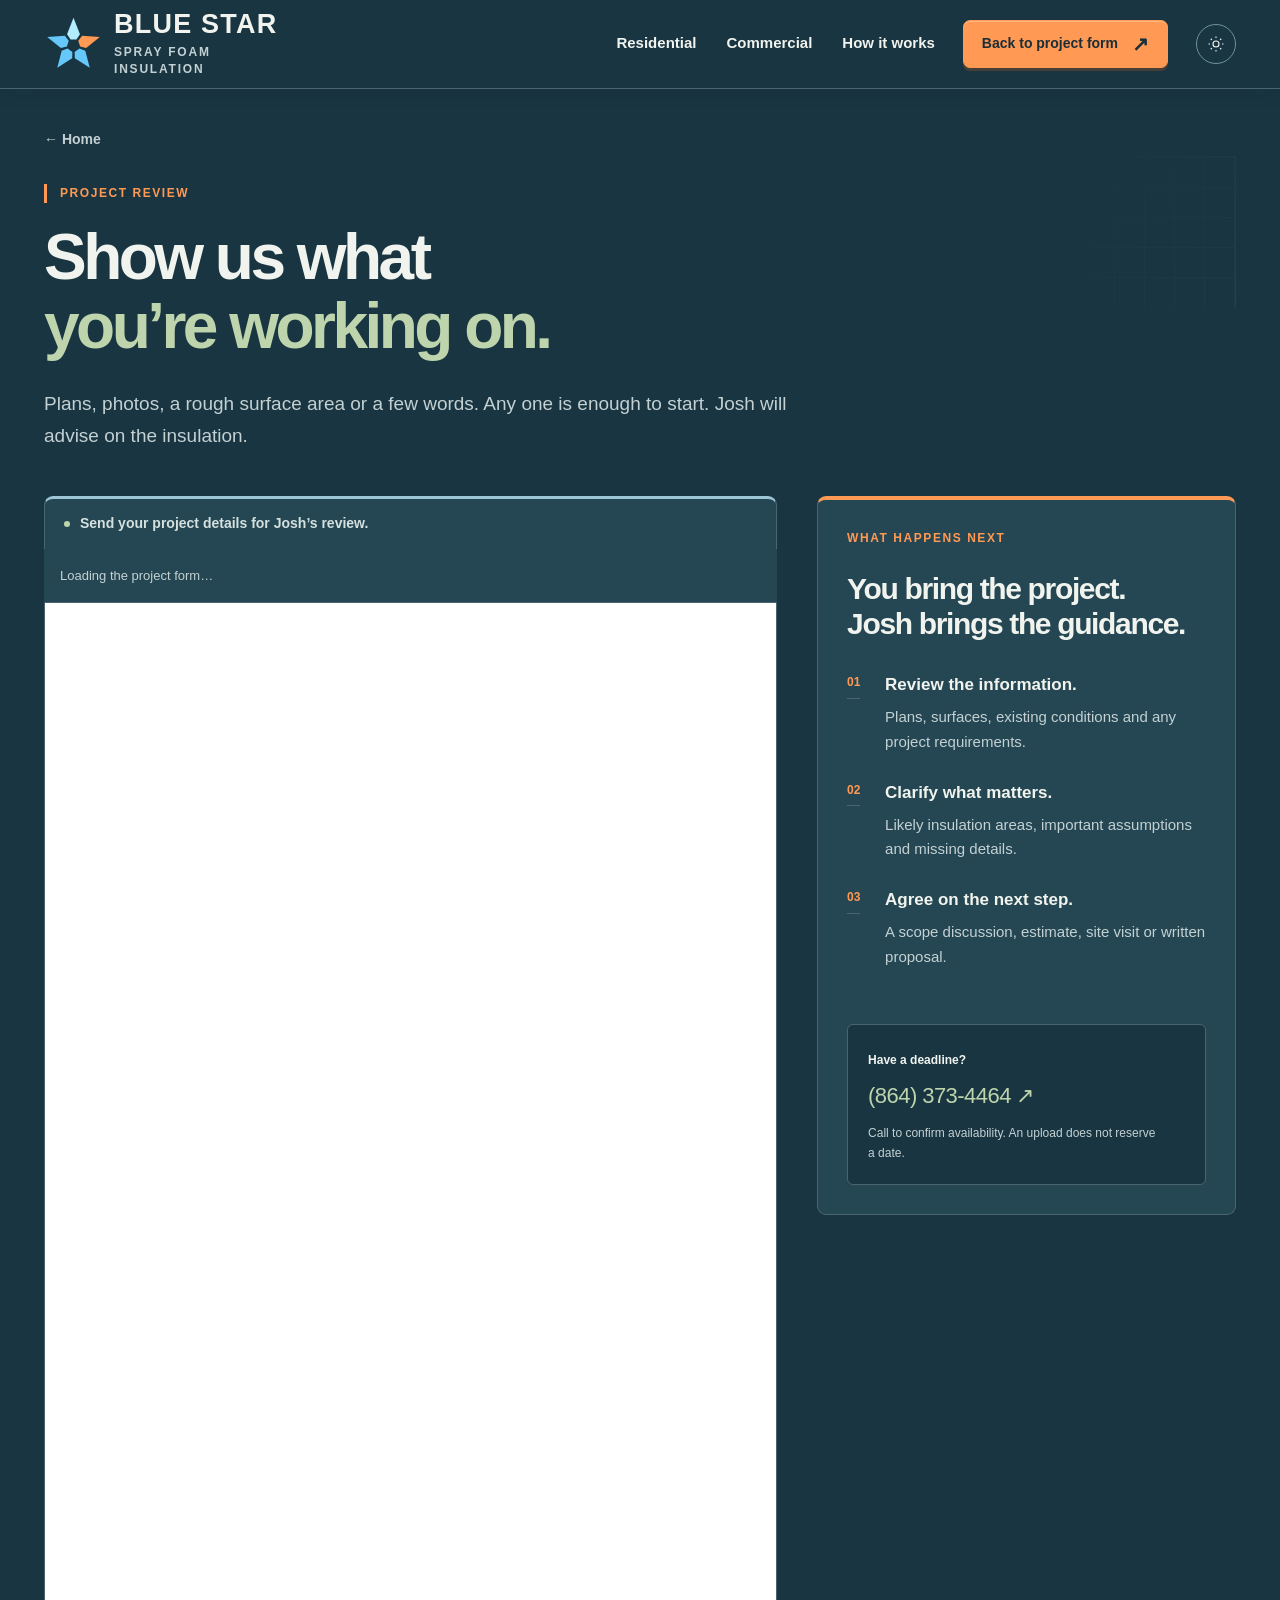
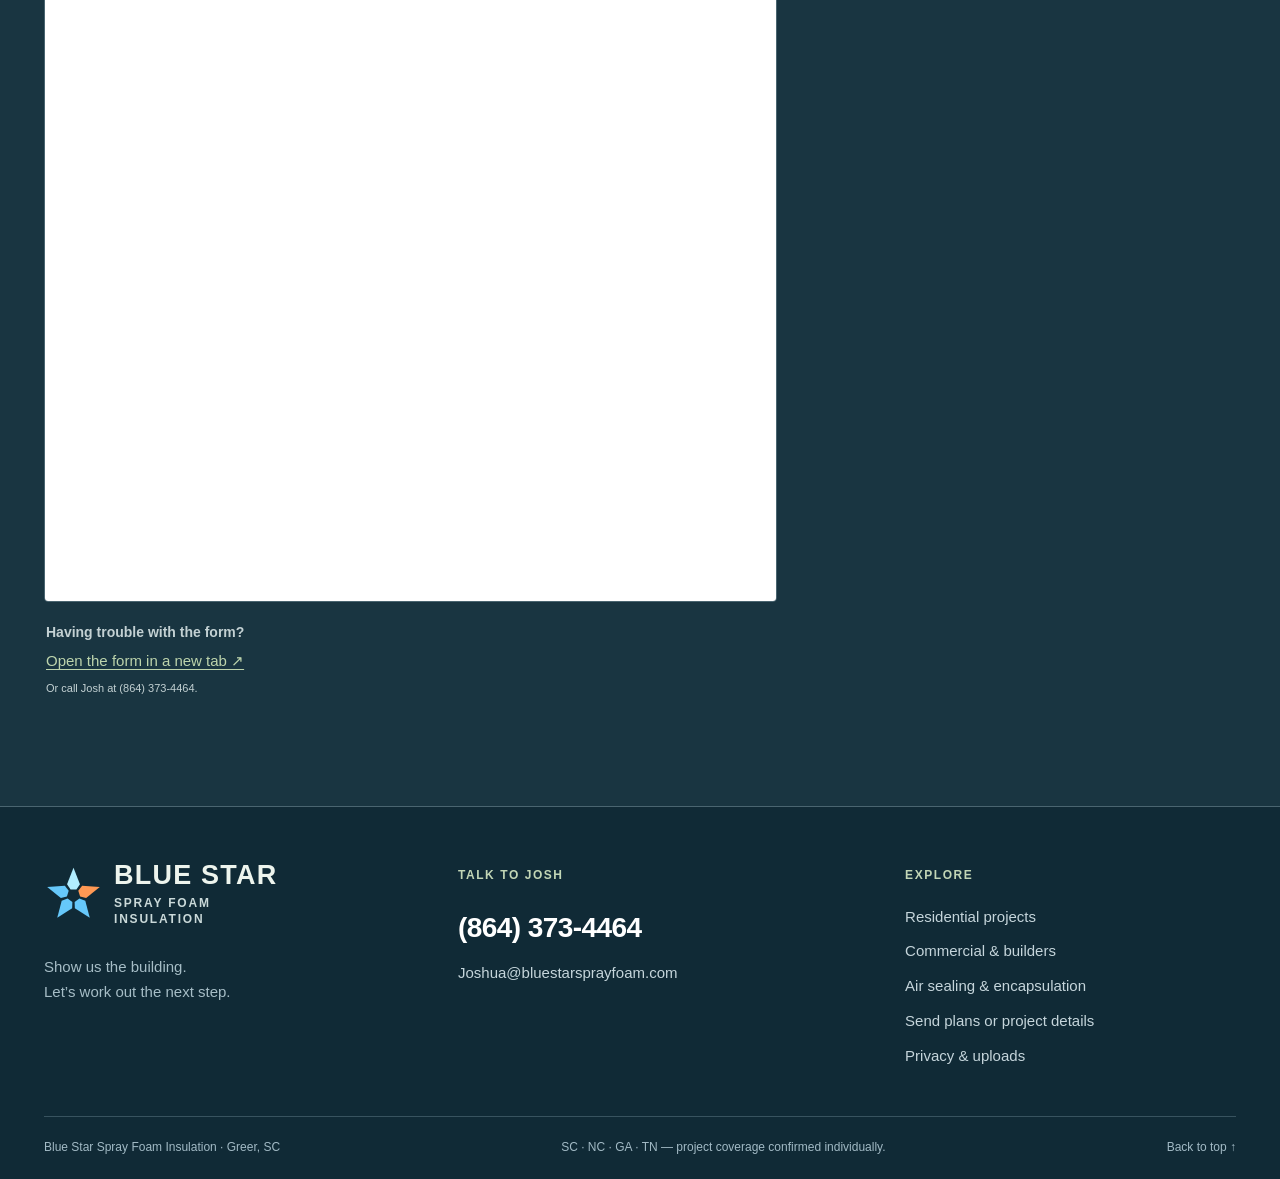
<file: project.html>
<!doctype html><html lang="en" data-theme="dark"><head><meta charset="utf-8"><meta name="viewport" content="width=device-width,initial-scale=1"><meta name="robots" content="noindex,nofollow"><meta name="theme-color" content="#142d3b"><title>Start your project | Blue Star Spray Foam Insulation</title><meta name="description" content="Send plans, photos or a description to Blue Star. No technical product selections are required."><link rel="icon" href="assets/icon.svg"><link rel="stylesheet" href="base.css"><link rel="stylesheet" href="styles.css?v=20261105-design"><link rel="canonical" href="https://cmcnosky.github.io/blue-star-spray-foam-preview/project.html"><meta property="og:title" content="Start your project | Blue Star"><meta property="og:description" content="Send plans, photos or a description to Blue Star. No technical product selections are required."><meta property="og:type" content="website"><meta property="og:url" content="https://cmcnosky.github.io/blue-star-spray-foam-preview/project.html"><meta property="og:image" content="https://cmcnosky.github.io/blue-star-spray-foam-preview/assets/blue-star-link-preview-v5.png"><meta property="og:image:width" content="1200"><meta property="og:image:height" content="630"><meta property="og:image:type" content="image/png"><meta property="og:image:alt" content="Blue Star Spray Foam Insulation: Insulation for the way you build, beside a photograph of spray foam being installed."><meta name="twitter:card" content="summary_large_image"><meta name="twitter:image" content="https://cmcnosky.github.io/blue-star-spray-foam-preview/assets/blue-star-link-preview-v5.png"><meta name="twitter:image:alt" content="Blue Star Spray Foam Insulation: Insulation for the way you build, beside a photograph of spray foam being installed."><script>try{if((localStorage.getItem('bs-main-theme')||localStorage.getItem('bs-concept-theme')||localStorage.getItem('bs-preview-theme'))==='light')document.documentElement.dataset.theme='light'}catch(e){}</script><script src="site.js" defer></script></head><body><a class="skip" href="#main">Skip to content</a><header class="site-header"><div class="wrap nav-row"><a class="brand" href="./" aria-label="Blue Star Spray Foam Insulation home"><svg class="brand-mark" viewBox="0 0 64 64" aria-hidden="true"><path class="ray ray-0" d="M32 3 39 20.876 35.2 26.5 28.8 26.5 25 20.876Z" transform="rotate(0 32 33)"/><path class="ray ray-1" d="M32 3 39 20.876 35.2 26.5 28.8 26.5 25 20.876Z" transform="rotate(72 32 33)"/><path class="ray ray-2" d="M32 3 39 20.876 35.2 26.5 28.8 26.5 25 20.876Z" transform="rotate(144 32 33)"/><path class="ray ray-3" d="M32 3 39 20.876 35.2 26.5 28.8 26.5 25 20.876Z" transform="rotate(216 32 33)"/><path class="ray ray-4" d="M32 3 39 20.876 35.2 26.5 28.8 26.5 25 20.876Z" transform="rotate(288 32 33)"/></svg><span class="brand-words"><strong>BLUE STAR</strong><span>SPRAY FOAM<br>INSULATION</span></span></a><nav id="main-nav" aria-label="Main navigation"><a href="residential.html">Residential</a><a href="commercial.html">Commercial</a><a href="./#process">How it works</a><a class="mobile-project" href="#project-form-start">Back to project form ↗</a></nav><a class="button primary" href="#project-form-start">Back to project form <span aria-hidden="true">↗</span></a><button class="theme-toggle" aria-label="Use light colors" title="Change color theme"><svg viewBox="0 0 24 24" aria-hidden="true"><circle cx="12" cy="12" r="4"/><path d="M12 2v2m0 16v2M2 12h2m16 0h2M5 5l1.5 1.5m11 11L19 19M5 19l1.5-1.5m11-11L19 5"/></svg></button><button class="menu-toggle" aria-expanded="false" aria-controls="main-nav" aria-label="Open navigation"><span></span><span></span></button></div></header><main id="main" tabindex="-1"><div id="top" tabindex="-1"></div><section class="page-intro wrap"><a class="back-link" href="./">← Home</a><p class="eyebrow">PROJECT REVIEW</p><h1>Show us what<br><span>you’re working on.</span></h1><p>Plans, photos, a rough surface area or a few words. Any one is enough to start. Josh will advise on the insulation.</p></section><section class="wrap intake-layout"><div class="intake-main" id="project-form-start" tabindex="-1"><div class="intake-status"><span class="status-dot"></span><p>Send your project details for Josh’s review.</p></div><div id="intake-loading" role="status">Loading the project form…</div><iframe id="project-intake" title="Send plans and project details to Blue Star" src="https://blue-star-spray-foam-rebuild.cmcnosky.chatgpt.site/intake-embed" referrerpolicy="strict-origin-when-cross-origin" allow="clipboard-write" loading="eager"></iframe><div class="form-fallback"><strong>Having trouble with the form?</strong><a href="https://blue-star-spray-foam-rebuild.cmcnosky.chatgpt.site/estimate" target="_blank" rel="noopener">Open the form in a new tab ↗</a><span>Or call Josh at (864) 373-4464.</span></div><noscript><p>JavaScript helps this form fit the page. <a href="https://blue-star-spray-foam-rebuild.cmcnosky.chatgpt.site/estimate">Open the form directly</a>, or call (864) 373-4464.</p></noscript></div><aside class="intake-aside"><p class="eyebrow">WHAT HAPPENS NEXT</p><h2>You bring the project.<br>Josh brings the guidance.</h2><ol><li><b>Review the information.</b><span>Plans, surfaces, existing conditions and any project requirements.</span></li><li><b>Clarify what matters.</b><span>Likely insulation areas, important assumptions and missing details.</span></li><li><b>Agree on the next step.</b><span>A scope discussion, estimate, site visit or written proposal.</span></li></ol><div class="aside-call"><span>Have a deadline?</span><a href="tel:+18643734464">(864) 373-4464 ↗</a><p>Call to confirm availability. An upload does not reserve a date.</p></div></aside></section></main><footer class="site-footer"><div class="wrap footer-top"><div><a class="brand" href="./" aria-label="Blue Star Spray Foam Insulation home"><svg class="brand-mark" viewBox="0 0 64 64" aria-hidden="true"><path class="ray ray-0" d="M32 3 39 20.876 35.2 26.5 28.8 26.5 25 20.876Z" transform="rotate(0 32 33)"/><path class="ray ray-1" d="M32 3 39 20.876 35.2 26.5 28.8 26.5 25 20.876Z" transform="rotate(72 32 33)"/><path class="ray ray-2" d="M32 3 39 20.876 35.2 26.5 28.8 26.5 25 20.876Z" transform="rotate(144 32 33)"/><path class="ray ray-3" d="M32 3 39 20.876 35.2 26.5 28.8 26.5 25 20.876Z" transform="rotate(216 32 33)"/><path class="ray ray-4" d="M32 3 39 20.876 35.2 26.5 28.8 26.5 25 20.876Z" transform="rotate(288 32 33)"/></svg><span class="brand-words"><strong>BLUE STAR</strong><span>SPRAY FOAM<br>INSULATION</span></span></a><p>Show us the building.<br>Let’s work out the next step.</p></div><div><span class="eyebrow">TALK TO JOSH</span><a class="footer-phone" href="tel:+18643734464">(864) 373-4464</a><a href="mailto:Joshua@bluestarsprayfoam.com">Joshua@bluestarsprayfoam.com</a></div><div><span class="eyebrow">EXPLORE</span><a href="residential.html">Residential projects</a><a href="commercial.html">Commercial & builders</a><a href="residential.html#air-sealing">Air sealing & encapsulation</a><a href="#project-form-start">Send plans or project details</a><a href="privacy.html">Privacy & uploads</a></div></div><div class="wrap footer-bottom"><span>Blue Star Spray Foam Insulation · Greer, SC</span><span>SC · NC · GA · TN — project coverage confirmed individually.</span><a href="#top">Back to top ↑</a></div></footer><div class="mobile-dock"><a href="tel:+18643734464">Call Josh</a><a href="#project-form-start">Back to form ↗</a></div></body></html>
</file>
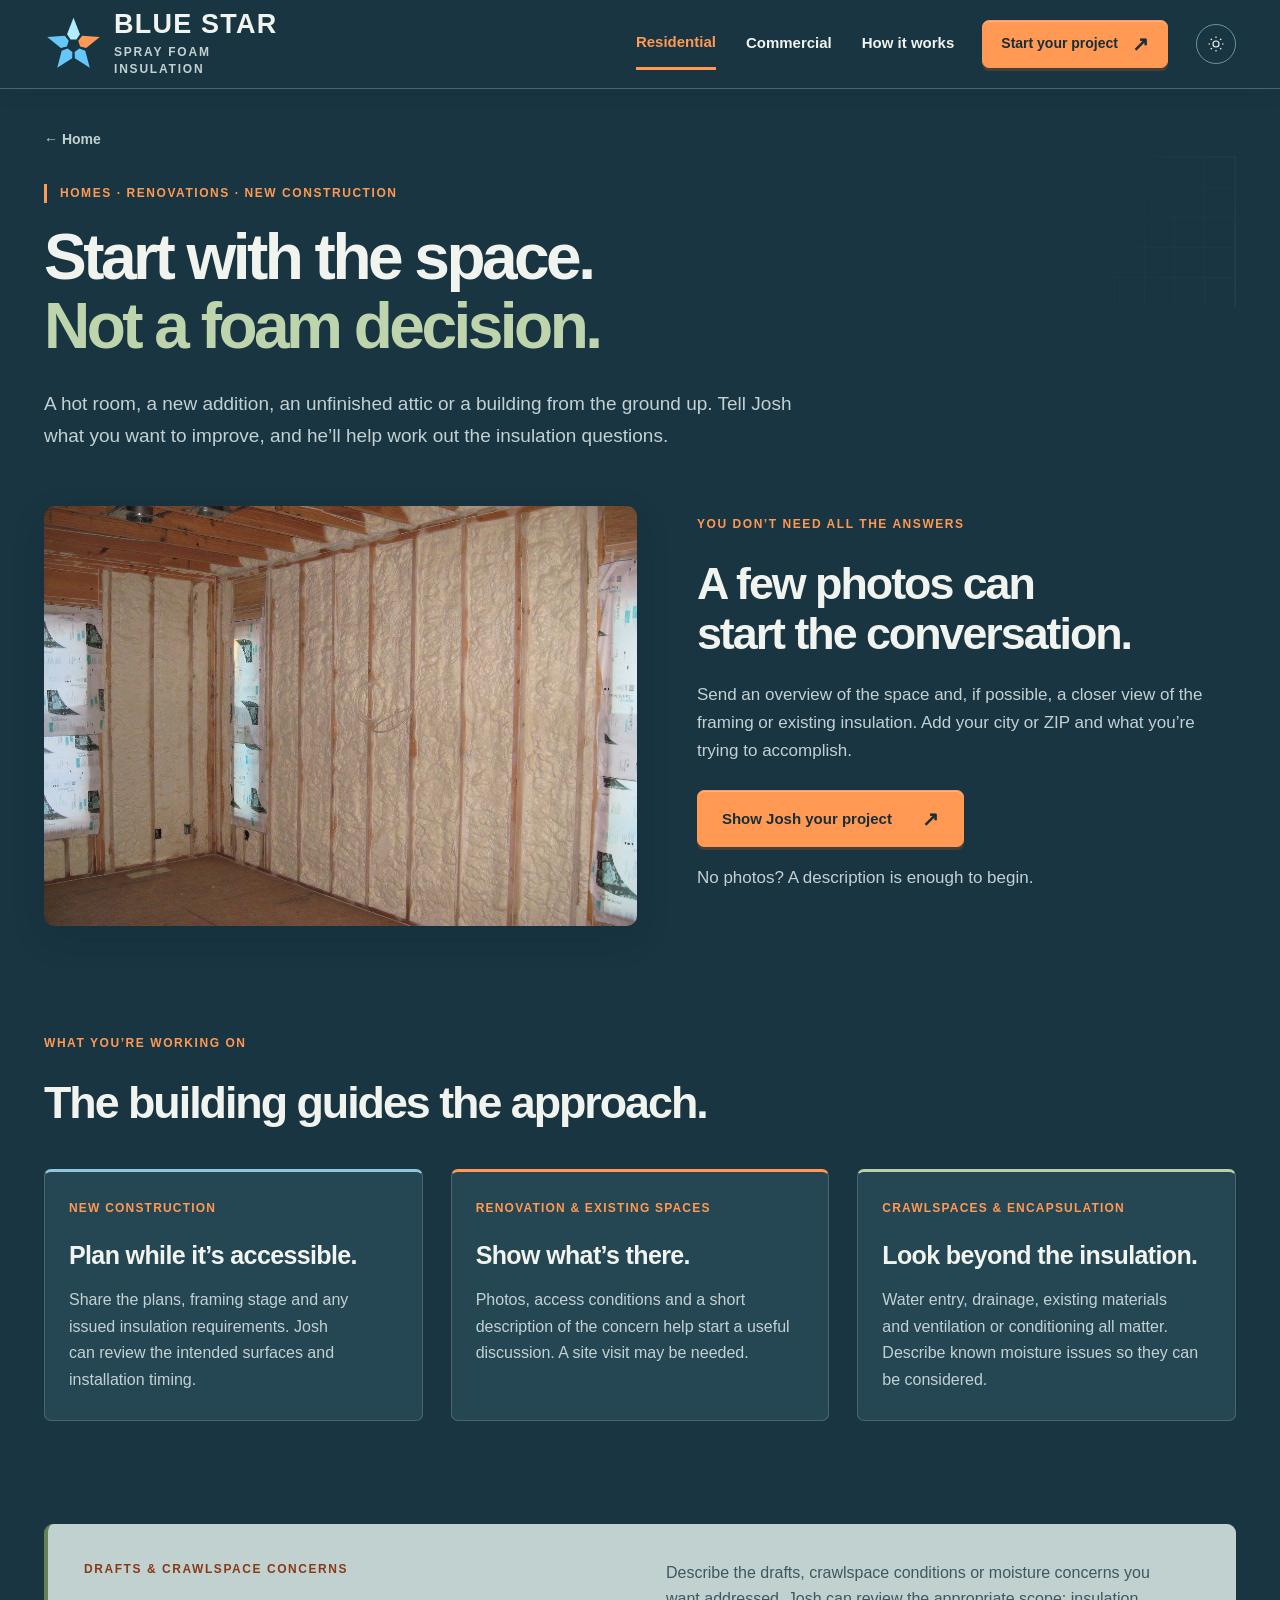
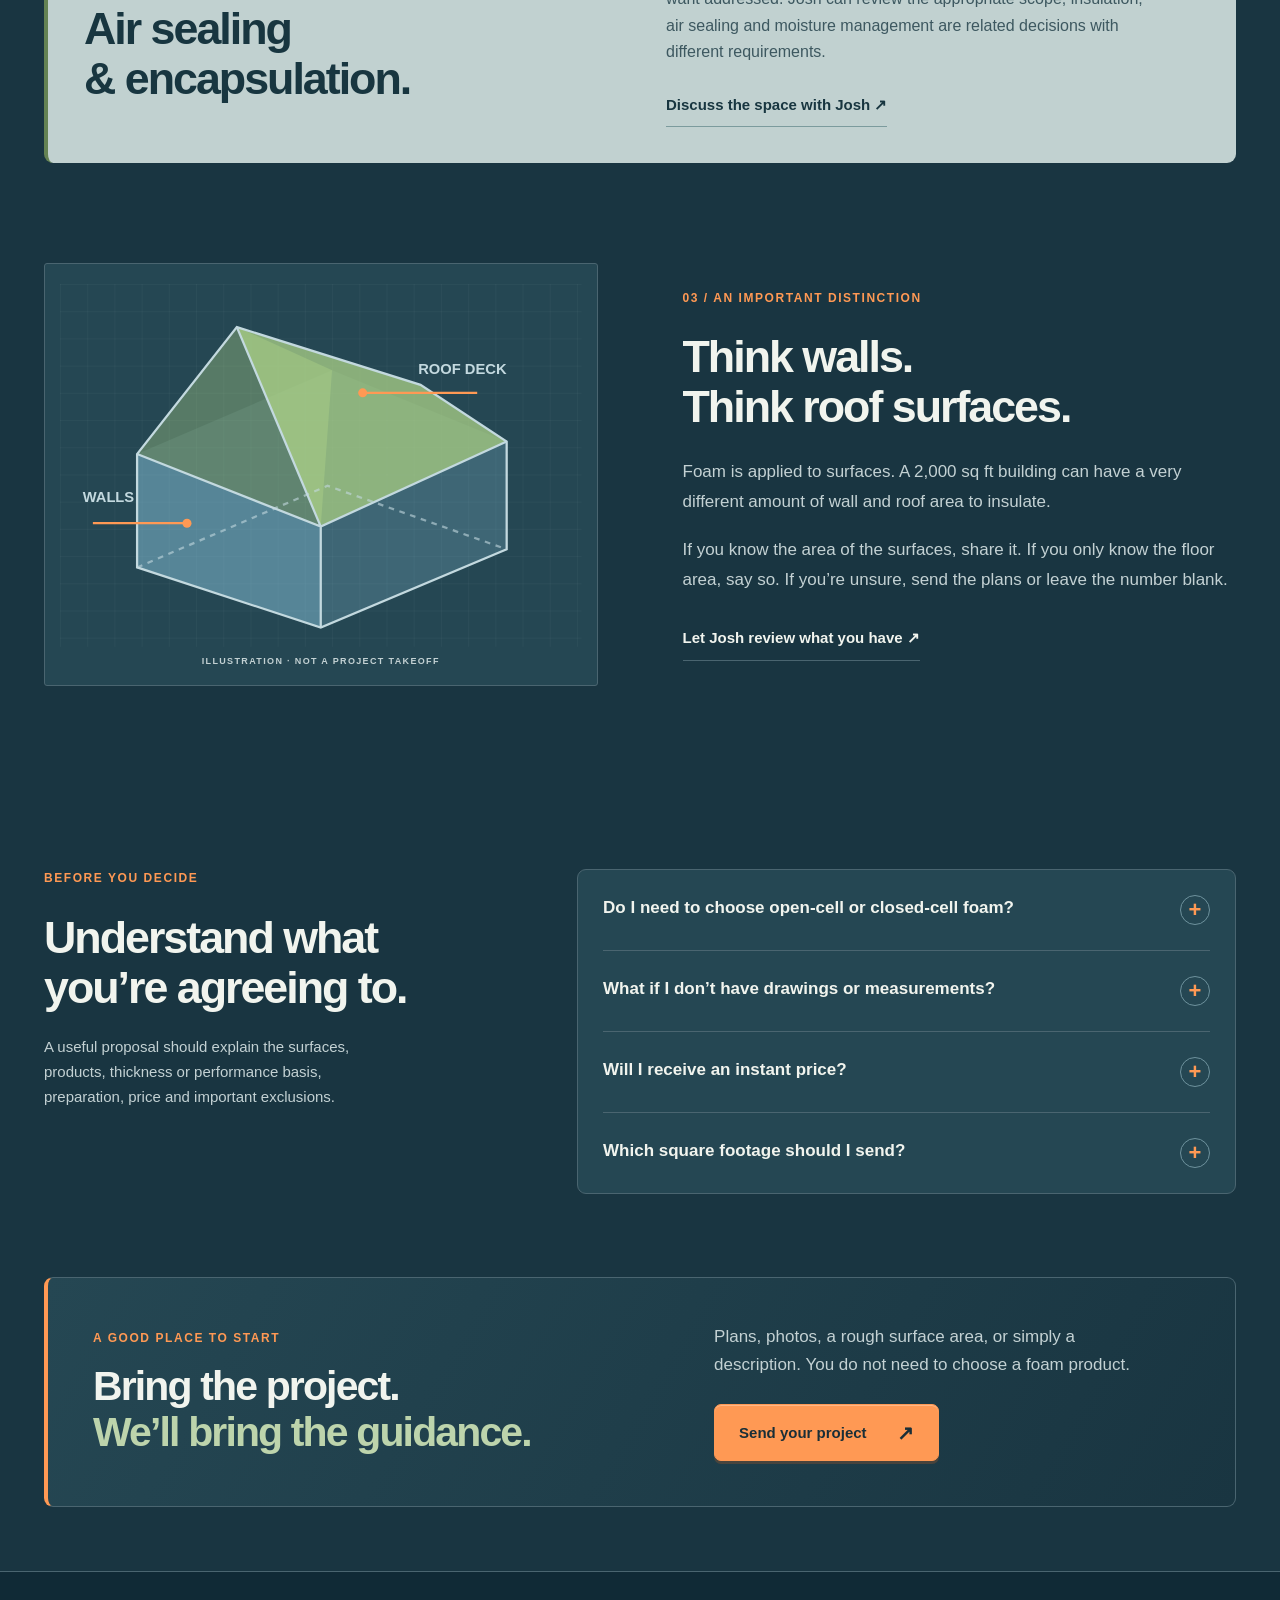
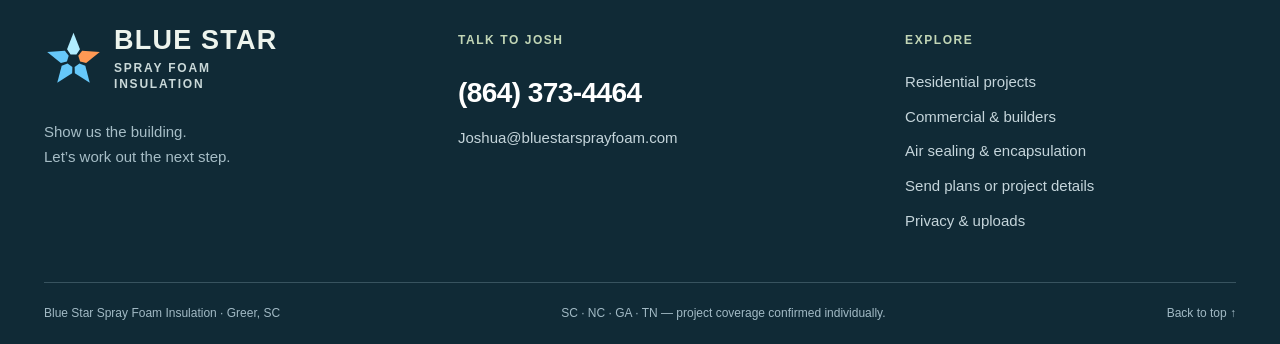
<file: residential.html>
<!doctype html><html lang="en" data-theme="dark"><head><meta charset="utf-8"><meta name="viewport" content="width=device-width,initial-scale=1"><meta name="robots" content="noindex,nofollow"><meta name="theme-color" content="#142d3b"><title>Residential insulation | Blue Star Spray Foam Insulation</title><meta name="description" content="Show Josh your home, addition, attic or new construction. Start with photos, plans or a description."><link rel="icon" href="assets/icon.svg"><link rel="stylesheet" href="base.css"><link rel="stylesheet" href="styles.css?v=20261105-design"><link rel="canonical" href="https://cmcnosky.github.io/blue-star-spray-foam-preview/residential.html"><meta property="og:title" content="Residential insulation | Blue Star"><meta property="og:description" content="Show Josh your home, addition, attic or new construction. Start with photos, plans or a description."><meta property="og:type" content="website"><meta property="og:url" content="https://cmcnosky.github.io/blue-star-spray-foam-preview/residential.html"><meta property="og:image" content="https://cmcnosky.github.io/blue-star-spray-foam-preview/assets/blue-star-link-preview-v5.png"><meta property="og:image:width" content="1200"><meta property="og:image:height" content="630"><meta property="og:image:type" content="image/png"><meta property="og:image:alt" content="Blue Star Spray Foam Insulation: Insulation for the way you build, beside a photograph of spray foam being installed."><meta name="twitter:card" content="summary_large_image"><meta name="twitter:image" content="https://cmcnosky.github.io/blue-star-spray-foam-preview/assets/blue-star-link-preview-v5.png"><meta name="twitter:image:alt" content="Blue Star Spray Foam Insulation: Insulation for the way you build, beside a photograph of spray foam being installed."><script>try{if((localStorage.getItem('bs-main-theme')||localStorage.getItem('bs-concept-theme')||localStorage.getItem('bs-preview-theme'))==='light')document.documentElement.dataset.theme='light'}catch(e){}</script><script src="site.js" defer></script></head><body><a class="skip" href="#main">Skip to content</a><header class="site-header"><div class="wrap nav-row"><a class="brand" href="./" aria-label="Blue Star Spray Foam Insulation home"><svg class="brand-mark" viewBox="0 0 64 64" aria-hidden="true"><path class="ray ray-0" d="M32 3 39 20.876 35.2 26.5 28.8 26.5 25 20.876Z" transform="rotate(0 32 33)"/><path class="ray ray-1" d="M32 3 39 20.876 35.2 26.5 28.8 26.5 25 20.876Z" transform="rotate(72 32 33)"/><path class="ray ray-2" d="M32 3 39 20.876 35.2 26.5 28.8 26.5 25 20.876Z" transform="rotate(144 32 33)"/><path class="ray ray-3" d="M32 3 39 20.876 35.2 26.5 28.8 26.5 25 20.876Z" transform="rotate(216 32 33)"/><path class="ray ray-4" d="M32 3 39 20.876 35.2 26.5 28.8 26.5 25 20.876Z" transform="rotate(288 32 33)"/></svg><span class="brand-words"><strong>BLUE STAR</strong><span>SPRAY FOAM<br>INSULATION</span></span></a><nav id="main-nav" aria-label="Main navigation"><a href="residential.html" aria-current="page">Residential</a><a href="commercial.html">Commercial</a><a href="./#process">How it works</a><a class="mobile-project" href="project.html">Start your project ↗</a></nav><a class="button primary" href="project.html">Start your project <span aria-hidden="true">↗</span></a><button class="theme-toggle" aria-label="Use light colors" title="Change color theme"><svg viewBox="0 0 24 24" aria-hidden="true"><circle cx="12" cy="12" r="4"/><path d="M12 2v2m0 16v2M2 12h2m16 0h2M5 5l1.5 1.5m11 11L19 19M5 19l1.5-1.5m11-11L19 5"/></svg></button><button class="menu-toggle" aria-expanded="false" aria-controls="main-nav" aria-label="Open navigation"><span></span><span></span></button></div></header><main id="main" tabindex="-1"><div id="top" tabindex="-1"></div><section class="page-intro wrap"><a class="back-link" href="./">← Home</a><p class="eyebrow">HOMES · RENOVATIONS · NEW CONSTRUCTION</p><h1>Start with the space.<br><span>Not a foam decision.</span></h1><p>A hot room, a new addition, an unfinished attic or a building from the ground up. Tell Josh what you want to improve, and he’ll help work out the insulation questions.</p></section><section class="residential-lead wrap"><img src="assets/residential.jpg" alt="Spray foam installed between wood wall and roof framing" width="1152" height="864"><div><p class="eyebrow">YOU DON’T NEED ALL THE ANSWERS</p><h2>A few photos can<br>start the conversation.</h2><p>Send an overview of the space and, if possible, a closer view of the framing or existing insulation. Add your city or ZIP and what you’re trying to accomplish.</p><a class="button primary" href="project.html">Show Josh your project <span aria-hidden="true">↗</span></a><p class="small-note">No photos? A description is enough to begin.</p></div></section><section class="section wrap"><div class="section-heading"><div><p class="eyebrow">WHAT YOU’RE WORKING ON</p><h2>The building guides the approach.</h2></div></div><div class="detail-grid"><article><span>NEW CONSTRUCTION</span><h3>Plan while it’s accessible.</h3><p>Share the plans, framing stage and any issued insulation requirements. Josh can review the intended surfaces and installation timing.</p></article><article><span>RENOVATION & EXISTING SPACES</span><h3>Show what’s there.</h3><p>Photos, access conditions and a short description of the concern help start a useful discussion. A site visit may be needed.</p></article><article id="crawlspaces"><span>CRAWLSPACES & ENCAPSULATION</span><h3>Look beyond the insulation.</h3><p>Water entry, drainage, existing materials and ventilation or conditioning all matter. Describe known moisture issues so they can be considered.</p></article></div></section><section class="wrap service-note" id="air-sealing" tabindex="-1"><div><p class="eyebrow">DRAFTS & CRAWLSPACE CONCERNS</p><h2>Air sealing &amp; encapsulation.</h2></div><div><p>Describe the drafts, crawlspace conditions or moisture concerns you want addressed. Josh can review the appropriate scope; insulation, air sealing and moisture management are related decisions with different requirements.</p><a class="text-link" href="project.html">Discuss the space with Josh ↗</a></div></section><section class="surface-section wrap"><div class="surface-drawing"><svg viewBox="0 0 460 320" role="img" aria-labelledby="surface-title"><title id="surface-title">Walls and roof surface area are different from the floor footprint</title><defs><pattern id="grid" width="24" height="24" patternUnits="userSpaceOnUse"><path d="M24 0H0V24" fill="none" stroke="currentColor" stroke-width=".4" opacity=".18"/></pattern></defs><rect width="460" height="320" fill="url(#grid)"/><path d="M68 150 240 76 394 139 230 214Z" fill="#8ec3cc" opacity=".12"/><path d="M68 150v100l162 53V214Z" fill="#87c4db" opacity=".5"/><path d="M230 214v89l164-69v-95Z" fill="#87c4db" opacity=".25"/><path d="M68 150 156 38 240 76 230 214Z" fill="#b4da8b" opacity=".35"/><path d="M156 38 318 89 394 139 230 214Z" fill="#b4da8b" opacity=".7"/><g fill="none" stroke="currentColor" stroke-width="2"><path d="M68 150v100l162 53 164-69v-95L318 89 156 38Z"/><path d="M68 150 230 214 394 139M156 38 230 214v89"/><path stroke-dasharray="5 5" opacity=".6" d="M68 250 236 178 394 234"/></g><path d="M267 96h101" stroke="#ffad72" stroke-width="2"/><circle cx="267" cy="96" r="4" fill="#ffad72"/><text x="316" y="79" fill="currentColor" font-size="13" font-weight="700">ROOF DECK</text><path d="M112 211H29" stroke="#ffad72" stroke-width="2"/><circle cx="112" cy="211" r="4" fill="#ffad72"/><text x="20" y="192" fill="currentColor" font-size="13" font-weight="700">WALLS</text></svg><span>ILLUSTRATION · NOT A PROJECT TAKEOFF</span></div><div><p class="eyebrow">03 / AN IMPORTANT DISTINCTION</p><h2>Think walls.<br>Think roof surfaces.</h2><p>Foam is applied to surfaces. A 2,000 sq ft building can have a very different amount of wall and roof area to insulate.</p><p>If you know the area of the surfaces, share it. If you only know the floor area, say so. If you’re unsure, send the plans or leave the number blank.</p><a class="text-link" href="project.html">Let Josh review what you have ↗</a></div></section><section class="section wrap faq-section"><div><p class="eyebrow">BEFORE YOU DECIDE</p><h2>Understand what<br>you’re agreeing to.</h2><p>A useful proposal should explain the surfaces, products, thickness or performance basis, preparation, price and important exclusions.</p></div><div class="faq-list"><details><summary>Do I need to choose open-cell or closed-cell foam?<span aria-hidden="true">+</span></summary><div><p>No. Share your building and your goal. Josh considers the assembly, available depth, moisture conditions and any project requirements before recommending an approach.</p></div></details><details><summary>What if I don’t have drawings or measurements?<span aria-hidden="true">+</span></summary><div><p>Start with a short description and your project location. Photos can help, but you can begin without them. Josh will explain what information is useful next.</p></div></details><details><summary>Will I receive an instant price?<span aria-hidden="true">+</span></summary><div><p>No. Plans begin the review. Josh checks the scope and missing details before discussing a useful estimate, arranging a site visit or preparing a written proposal. Uploading files does not reserve a date.</p></div></details><details><summary>Which square footage should I send?<span aria-hidden="true">+</span></summary><div><p>If you know it, send the combined area of the surfaces you want insulated—such as walls and a roof deck or ceiling. Building floor area is different. If your number is floor area, label it that way; if you are unsure, leave the area blank.</p></div></details></div></section><section class="closing wrap"><div><p class="eyebrow">A GOOD PLACE TO START</p><h2>Bring the project.<br><span>We’ll bring the guidance.</span></h2></div><div><p>Plans, photos, a rough surface area, or simply a description. You do not need to choose a foam product.</p><a class="button primary" href="project.html">Send your project <span aria-hidden="true">↗</span></a></div></section></main><footer class="site-footer"><div class="wrap footer-top"><div><a class="brand" href="./" aria-label="Blue Star Spray Foam Insulation home"><svg class="brand-mark" viewBox="0 0 64 64" aria-hidden="true"><path class="ray ray-0" d="M32 3 39 20.876 35.2 26.5 28.8 26.5 25 20.876Z" transform="rotate(0 32 33)"/><path class="ray ray-1" d="M32 3 39 20.876 35.2 26.5 28.8 26.5 25 20.876Z" transform="rotate(72 32 33)"/><path class="ray ray-2" d="M32 3 39 20.876 35.2 26.5 28.8 26.5 25 20.876Z" transform="rotate(144 32 33)"/><path class="ray ray-3" d="M32 3 39 20.876 35.2 26.5 28.8 26.5 25 20.876Z" transform="rotate(216 32 33)"/><path class="ray ray-4" d="M32 3 39 20.876 35.2 26.5 28.8 26.5 25 20.876Z" transform="rotate(288 32 33)"/></svg><span class="brand-words"><strong>BLUE STAR</strong><span>SPRAY FOAM<br>INSULATION</span></span></a><p>Show us the building.<br>Let’s work out the next step.</p></div><div><span class="eyebrow">TALK TO JOSH</span><a class="footer-phone" href="tel:+18643734464">(864) 373-4464</a><a href="mailto:Joshua@bluestarsprayfoam.com">Joshua@bluestarsprayfoam.com</a></div><div><span class="eyebrow">EXPLORE</span><a href="residential.html">Residential projects</a><a href="commercial.html">Commercial & builders</a><a href="residential.html#air-sealing">Air sealing & encapsulation</a><a href="project.html">Send plans or project details</a><a href="privacy.html">Privacy & uploads</a></div></div><div class="wrap footer-bottom"><span>Blue Star Spray Foam Insulation · Greer, SC</span><span>SC · NC · GA · TN — project coverage confirmed individually.</span><a href="#top">Back to top ↑</a></div></footer><div class="mobile-dock"><a href="tel:+18643734464">Call Josh</a><a href="project.html">Start your project ↗</a></div></body></html>
</file>
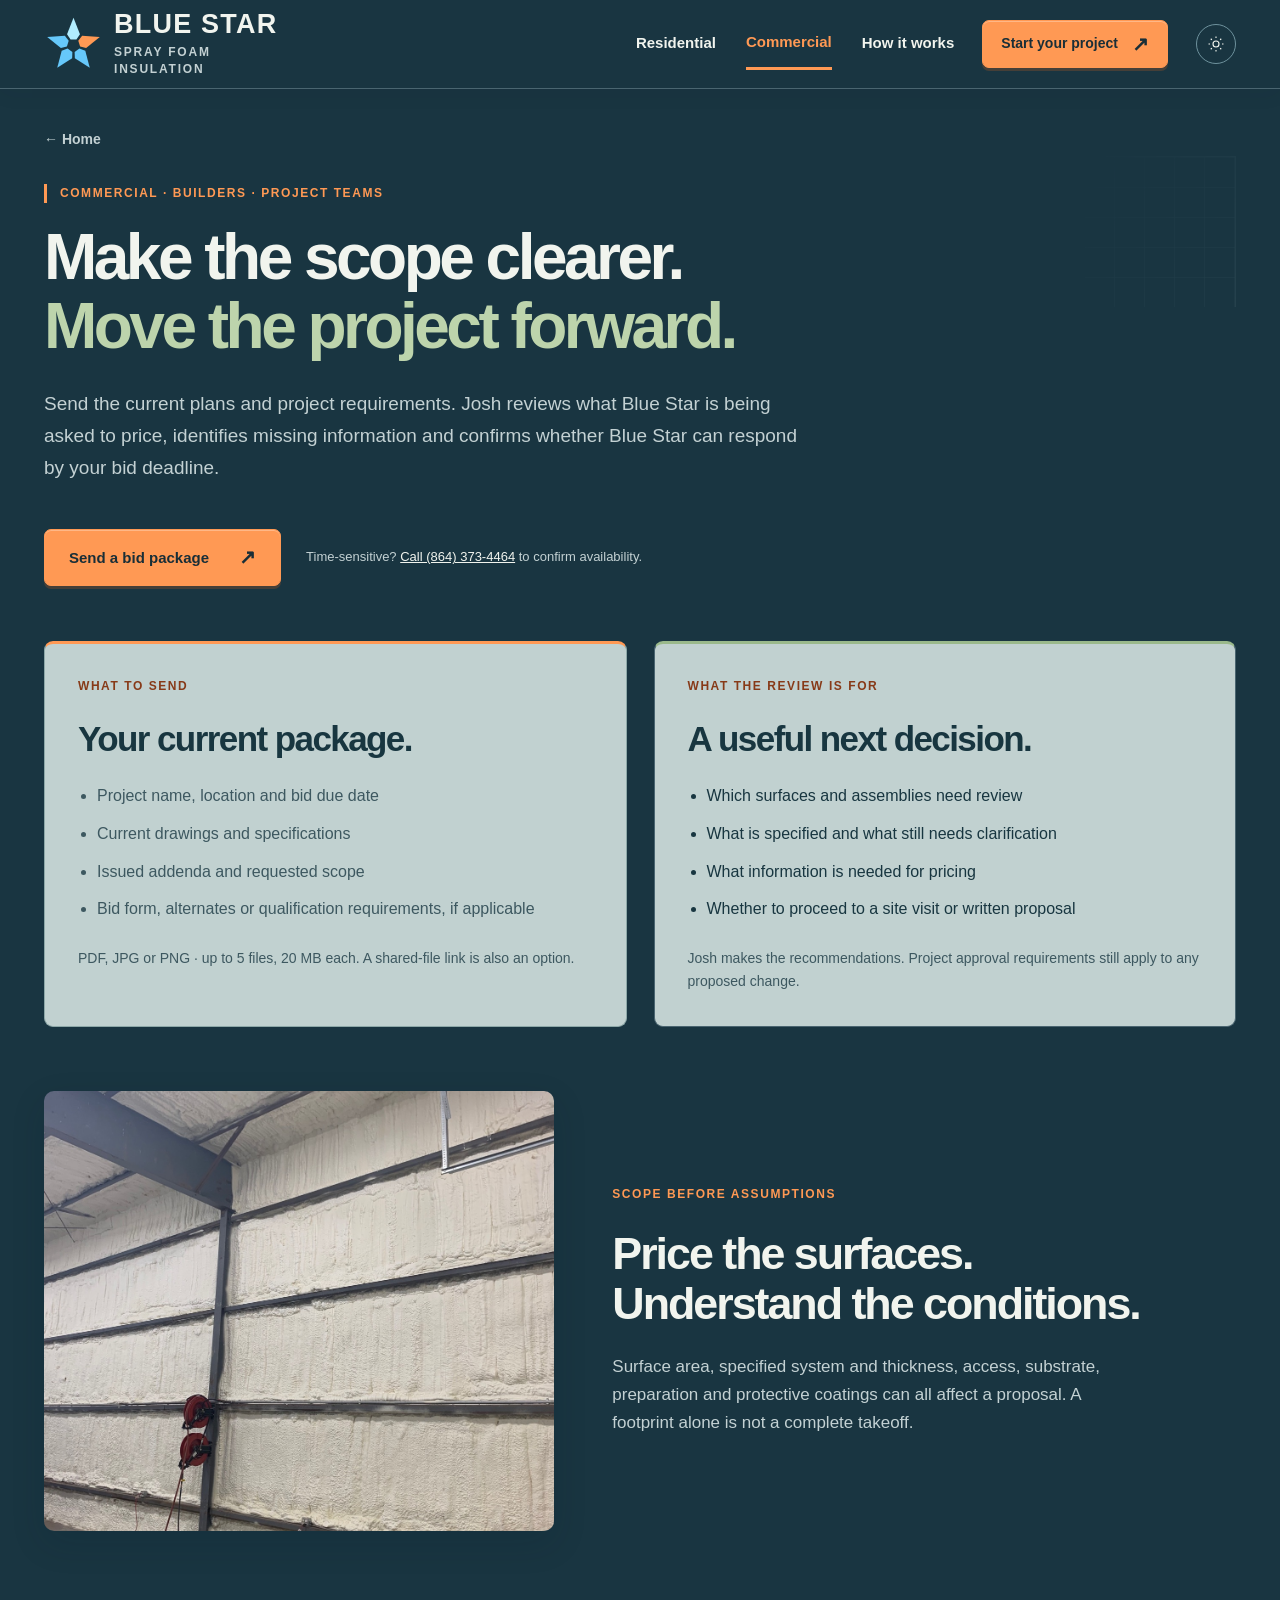
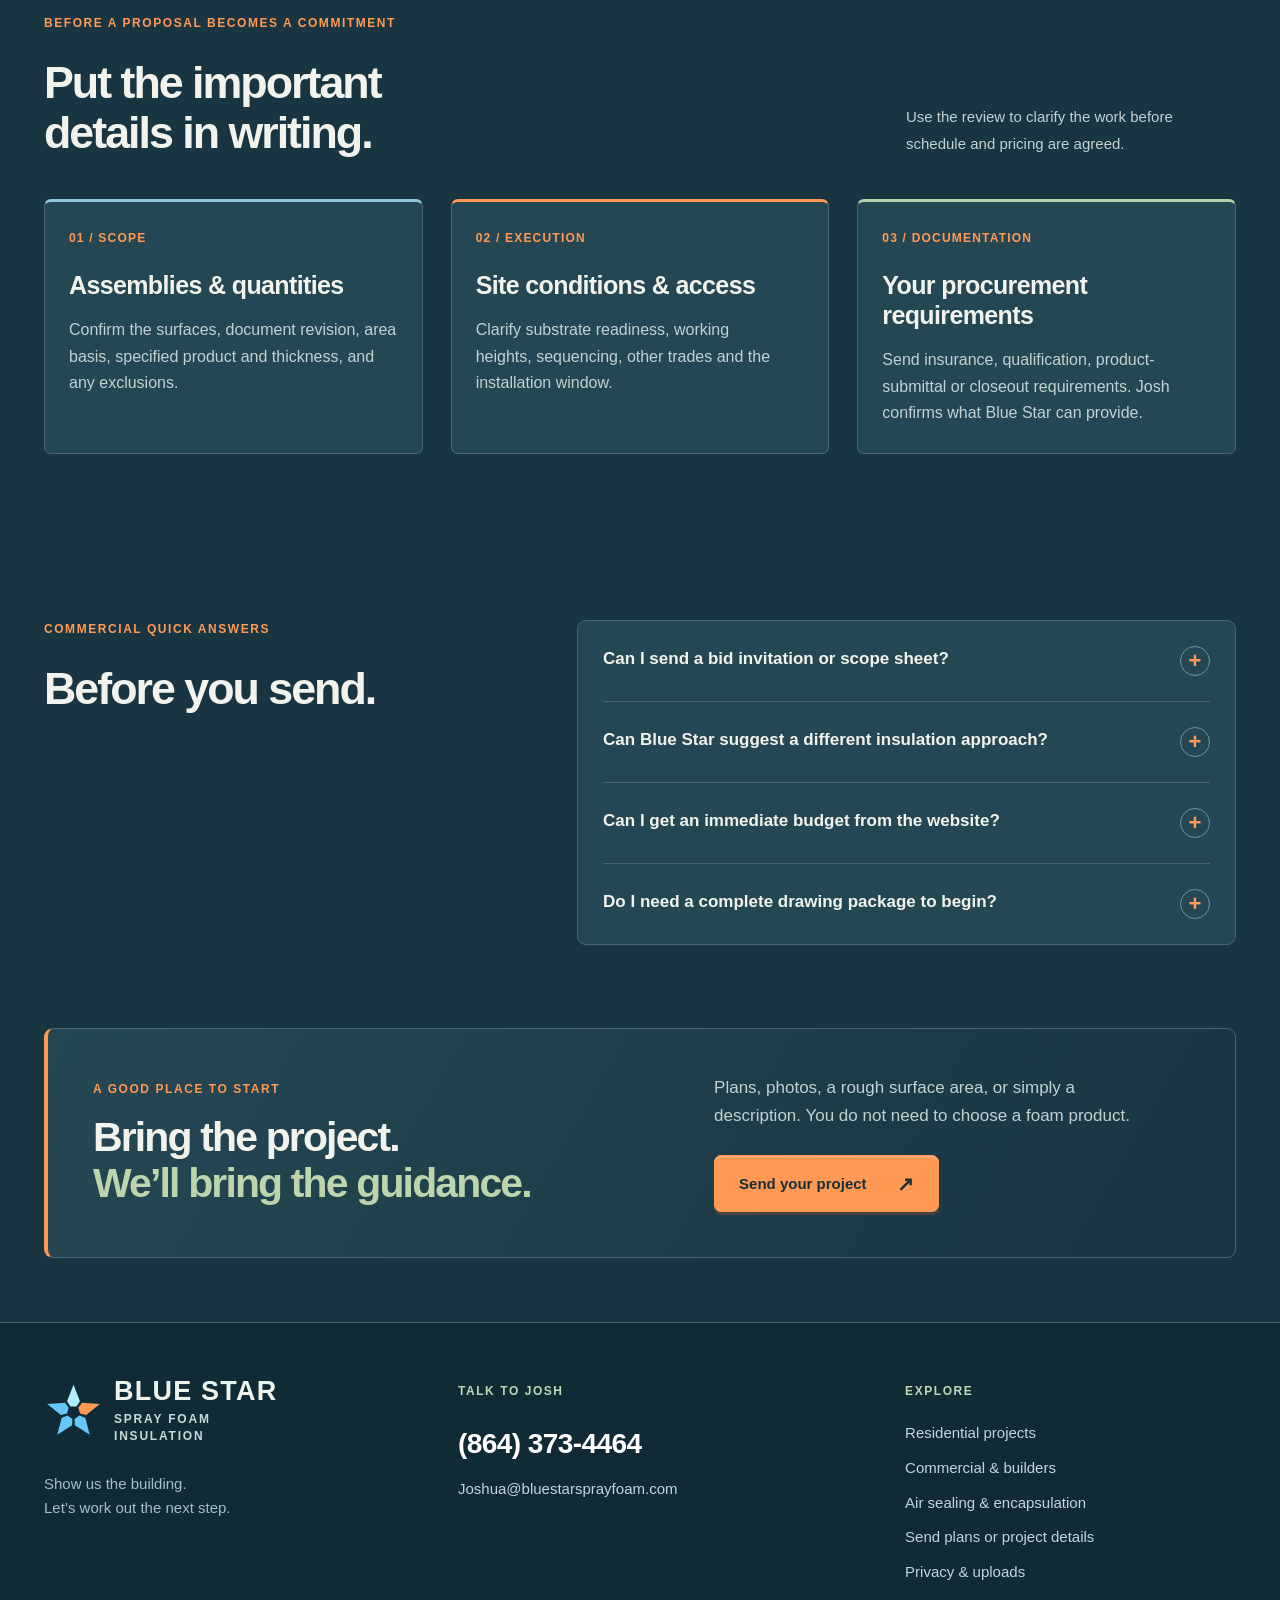
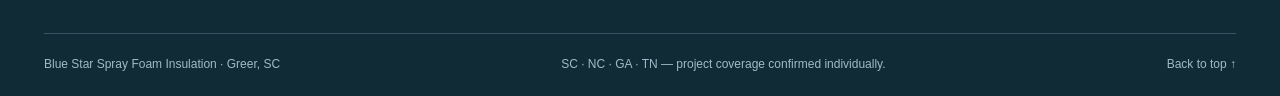
<file: concept/commercial.html>
<!doctype html><html lang="en"><head><meta charset="utf-8"><meta name="viewport" content="width=device-width,initial-scale=1"><meta name="robots" content="noindex,nofollow"><meta http-equiv="refresh" content="0;url=../commercial.html"><link rel="canonical" href="https://cmcnosky.github.io/blue-star-spray-foam-preview/commercial.html"><title>Blue Star Spray Foam Insulation</title><meta property="og:image" content="https://cmcnosky.github.io/blue-star-spray-foam-preview/assets/blue-star-link-preview-v5.png"><meta property="og:image:width" content="1200"><meta property="og:image:height" content="630"><meta property="og:image:type" content="image/png"><meta property="og:image:alt" content="Blue Star Spray Foam Insulation: Insulation for the way you build, beside a photograph of spray foam being installed."><meta name="twitter:card" content="summary_large_image"><meta name="twitter:image" content="https://cmcnosky.github.io/blue-star-spray-foam-preview/assets/blue-star-link-preview-v5.png"><meta name="twitter:image:alt" content="Blue Star Spray Foam Insulation: Insulation for the way you build, beside a photograph of spray foam being installed."><script>location.replace('../commercial.html'+location.search+location.hash)</script></head><body><p>This design is now the main website. <a href="../commercial.html">Continue to Blue Star Spray Foam Insulation</a>.</p></body></html>
</file>
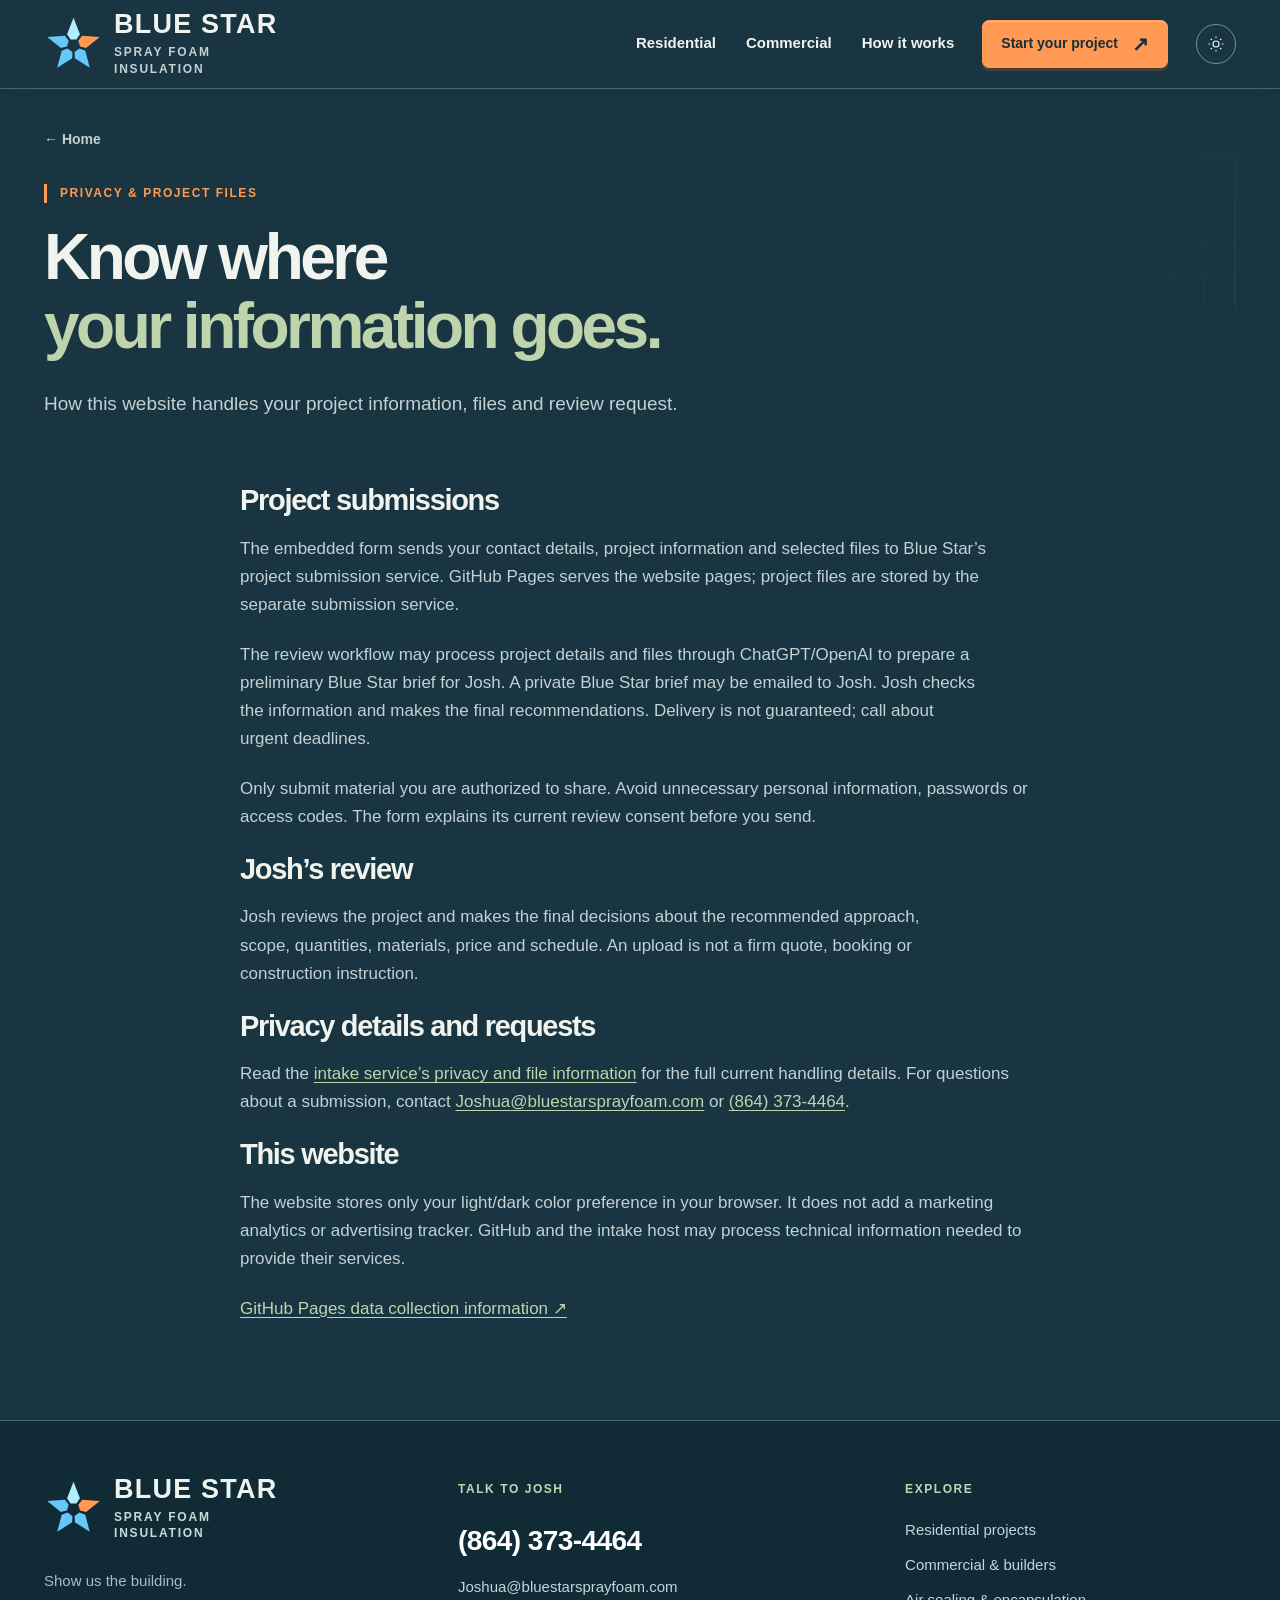
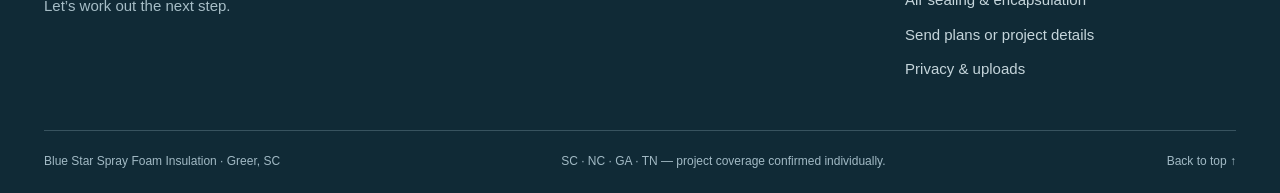
<file: concept/privacy.html>
<!doctype html><html lang="en"><head><meta charset="utf-8"><meta name="viewport" content="width=device-width,initial-scale=1"><meta name="robots" content="noindex,nofollow"><meta http-equiv="refresh" content="0;url=../privacy.html"><link rel="canonical" href="https://cmcnosky.github.io/blue-star-spray-foam-preview/privacy.html"><title>Blue Star Spray Foam Insulation</title><meta property="og:image" content="https://cmcnosky.github.io/blue-star-spray-foam-preview/assets/blue-star-link-preview-v5.png"><meta property="og:image:width" content="1200"><meta property="og:image:height" content="630"><meta property="og:image:type" content="image/png"><meta property="og:image:alt" content="Blue Star Spray Foam Insulation: Insulation for the way you build, beside a photograph of spray foam being installed."><meta name="twitter:card" content="summary_large_image"><meta name="twitter:image" content="https://cmcnosky.github.io/blue-star-spray-foam-preview/assets/blue-star-link-preview-v5.png"><meta name="twitter:image:alt" content="Blue Star Spray Foam Insulation: Insulation for the way you build, beside a photograph of spray foam being installed."><script>location.replace('../privacy.html'+location.search+location.hash)</script></head><body><p>This design is now the main website. <a href="../privacy.html">Continue to Blue Star Spray Foam Insulation</a>.</p></body></html>
</file>
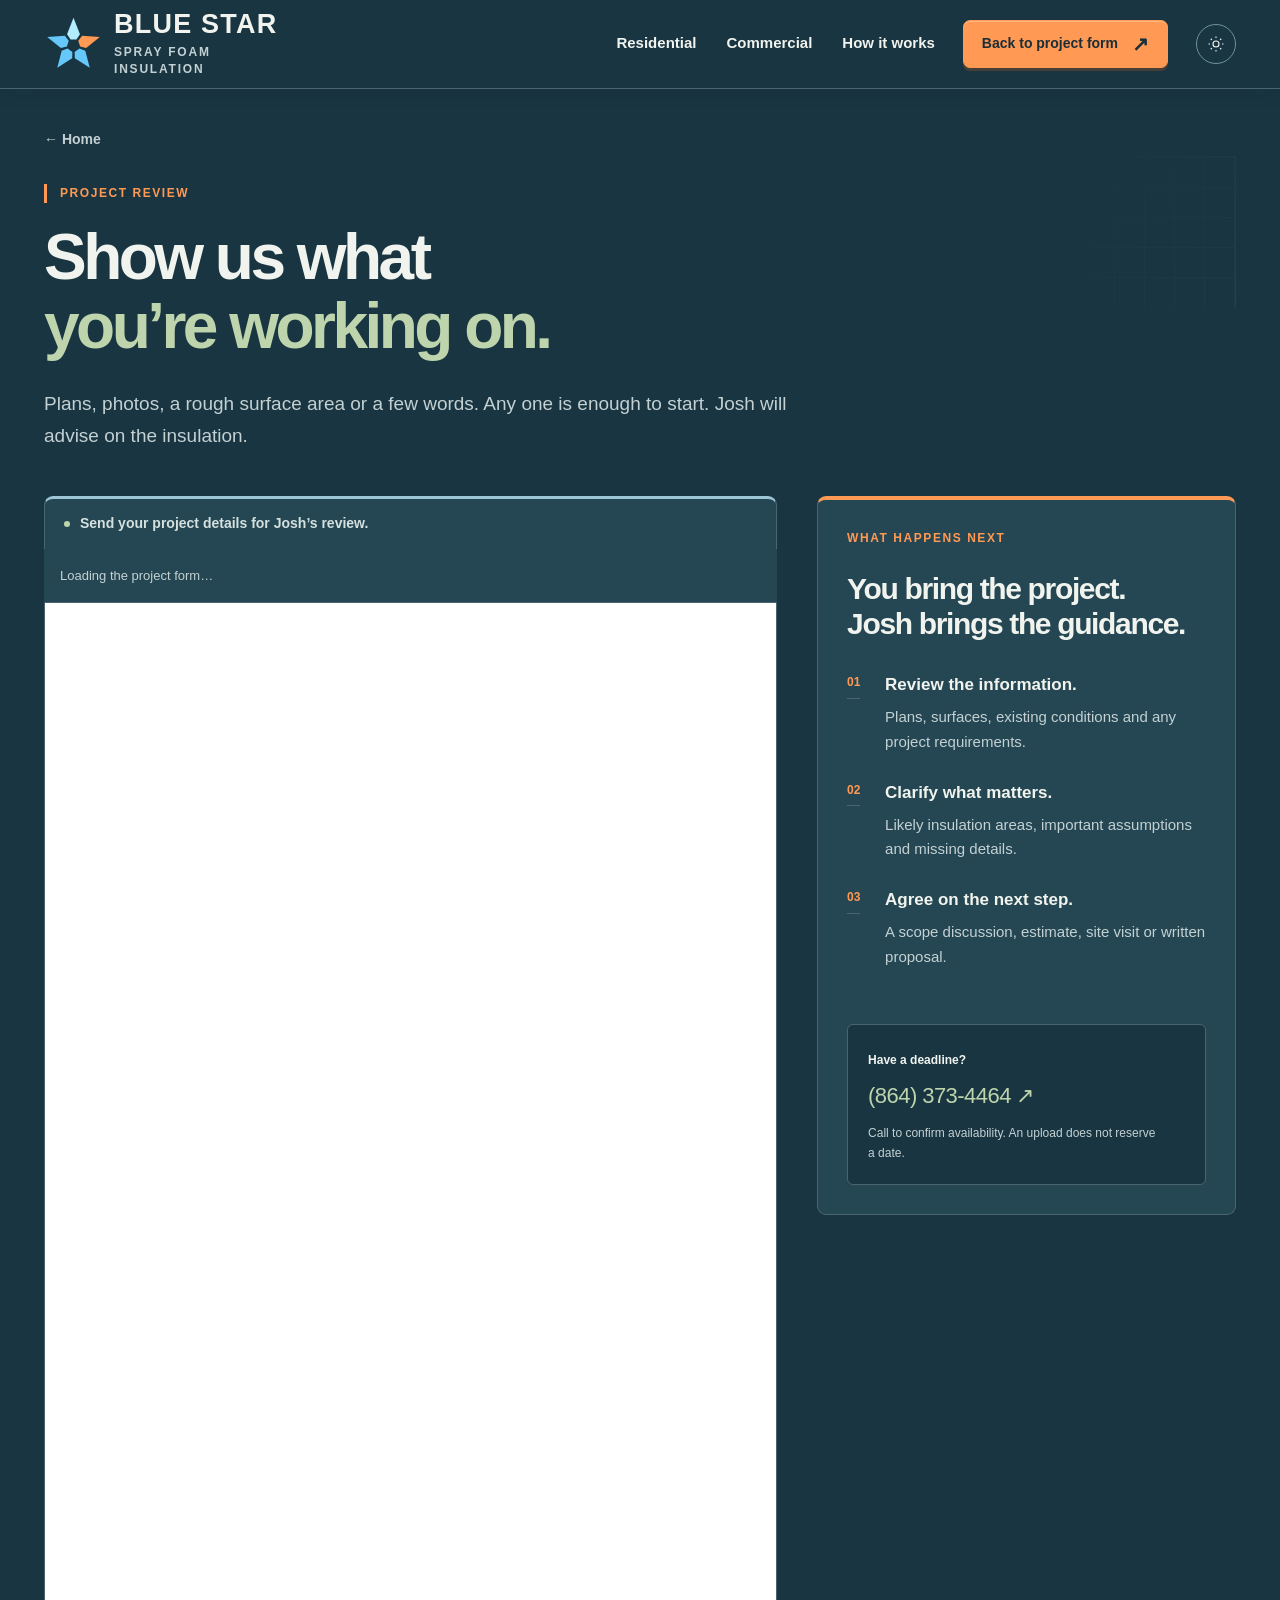
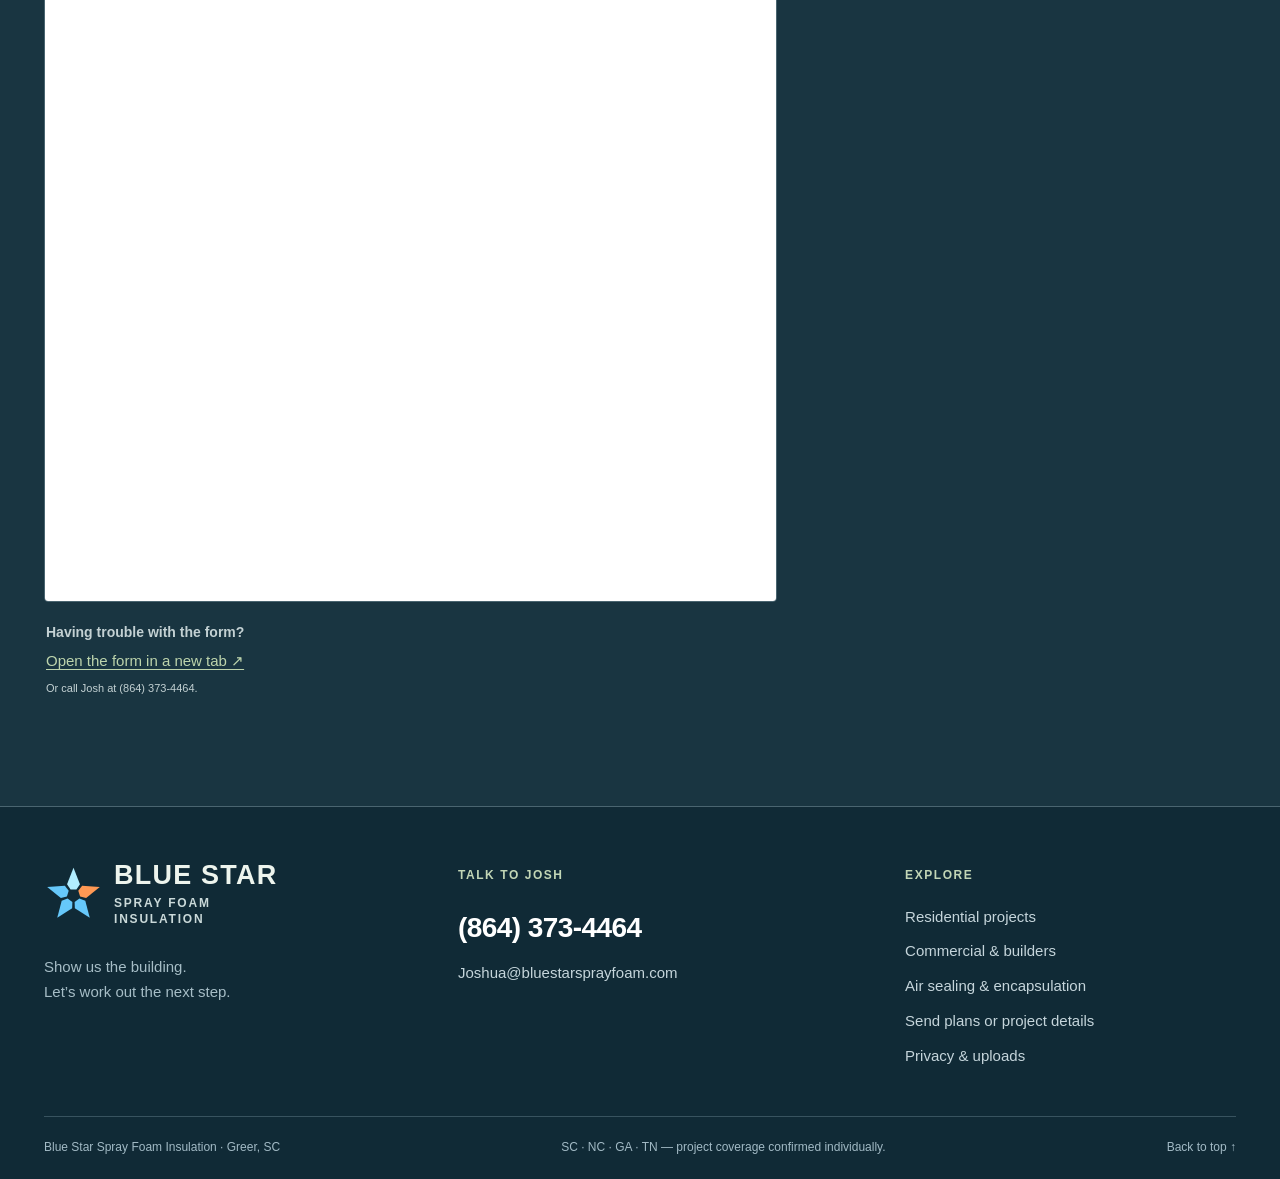
<file: concept/project.html>
<!doctype html><html lang="en"><head><meta charset="utf-8"><meta name="viewport" content="width=device-width,initial-scale=1"><meta name="robots" content="noindex,nofollow"><meta http-equiv="refresh" content="0;url=../project.html"><link rel="canonical" href="https://cmcnosky.github.io/blue-star-spray-foam-preview/project.html"><title>Blue Star Spray Foam Insulation</title><meta property="og:image" content="https://cmcnosky.github.io/blue-star-spray-foam-preview/assets/blue-star-link-preview-v5.png"><meta property="og:image:width" content="1200"><meta property="og:image:height" content="630"><meta property="og:image:type" content="image/png"><meta property="og:image:alt" content="Blue Star Spray Foam Insulation: Insulation for the way you build, beside a photograph of spray foam being installed."><meta name="twitter:card" content="summary_large_image"><meta name="twitter:image" content="https://cmcnosky.github.io/blue-star-spray-foam-preview/assets/blue-star-link-preview-v5.png"><meta name="twitter:image:alt" content="Blue Star Spray Foam Insulation: Insulation for the way you build, beside a photograph of spray foam being installed."><script>location.replace('../project.html'+location.search+location.hash)</script></head><body><p>This design is now the main website. <a href="../project.html">Continue to Blue Star Spray Foam Insulation</a>.</p></body></html>
</file>
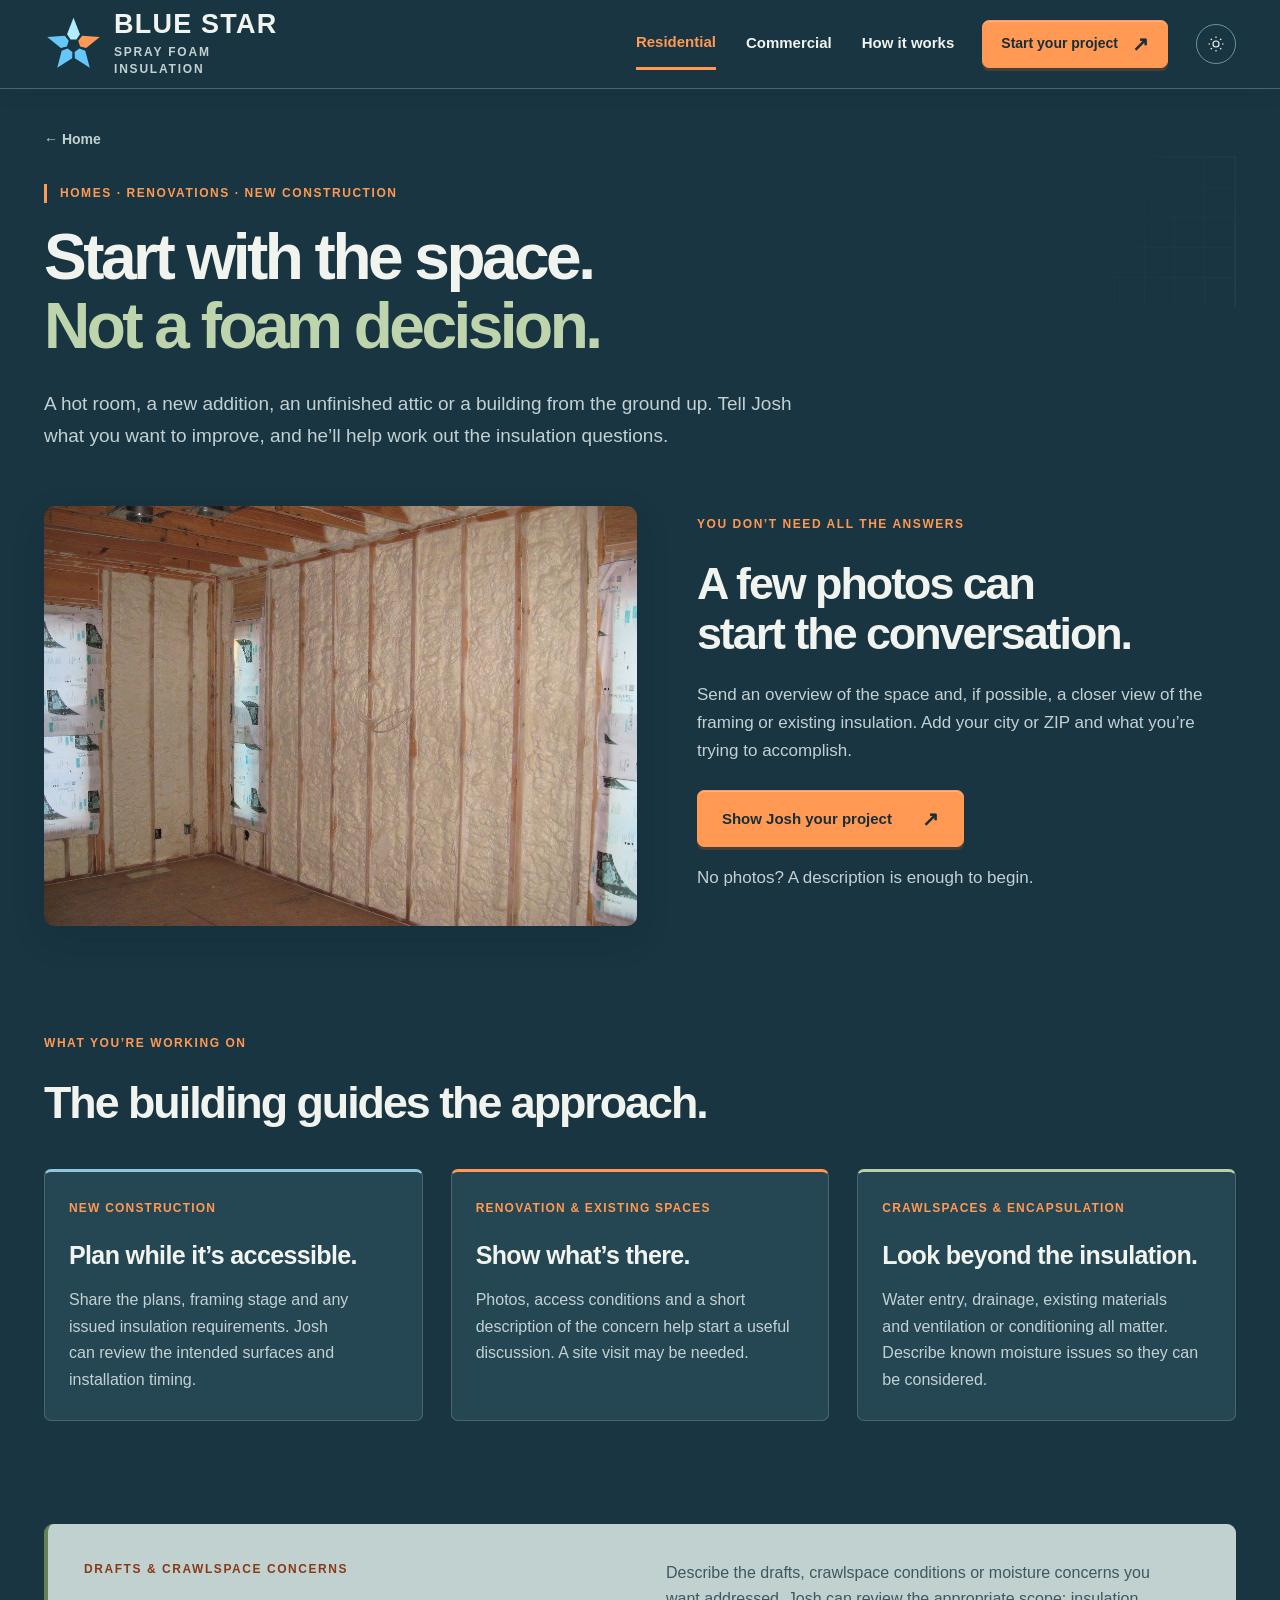
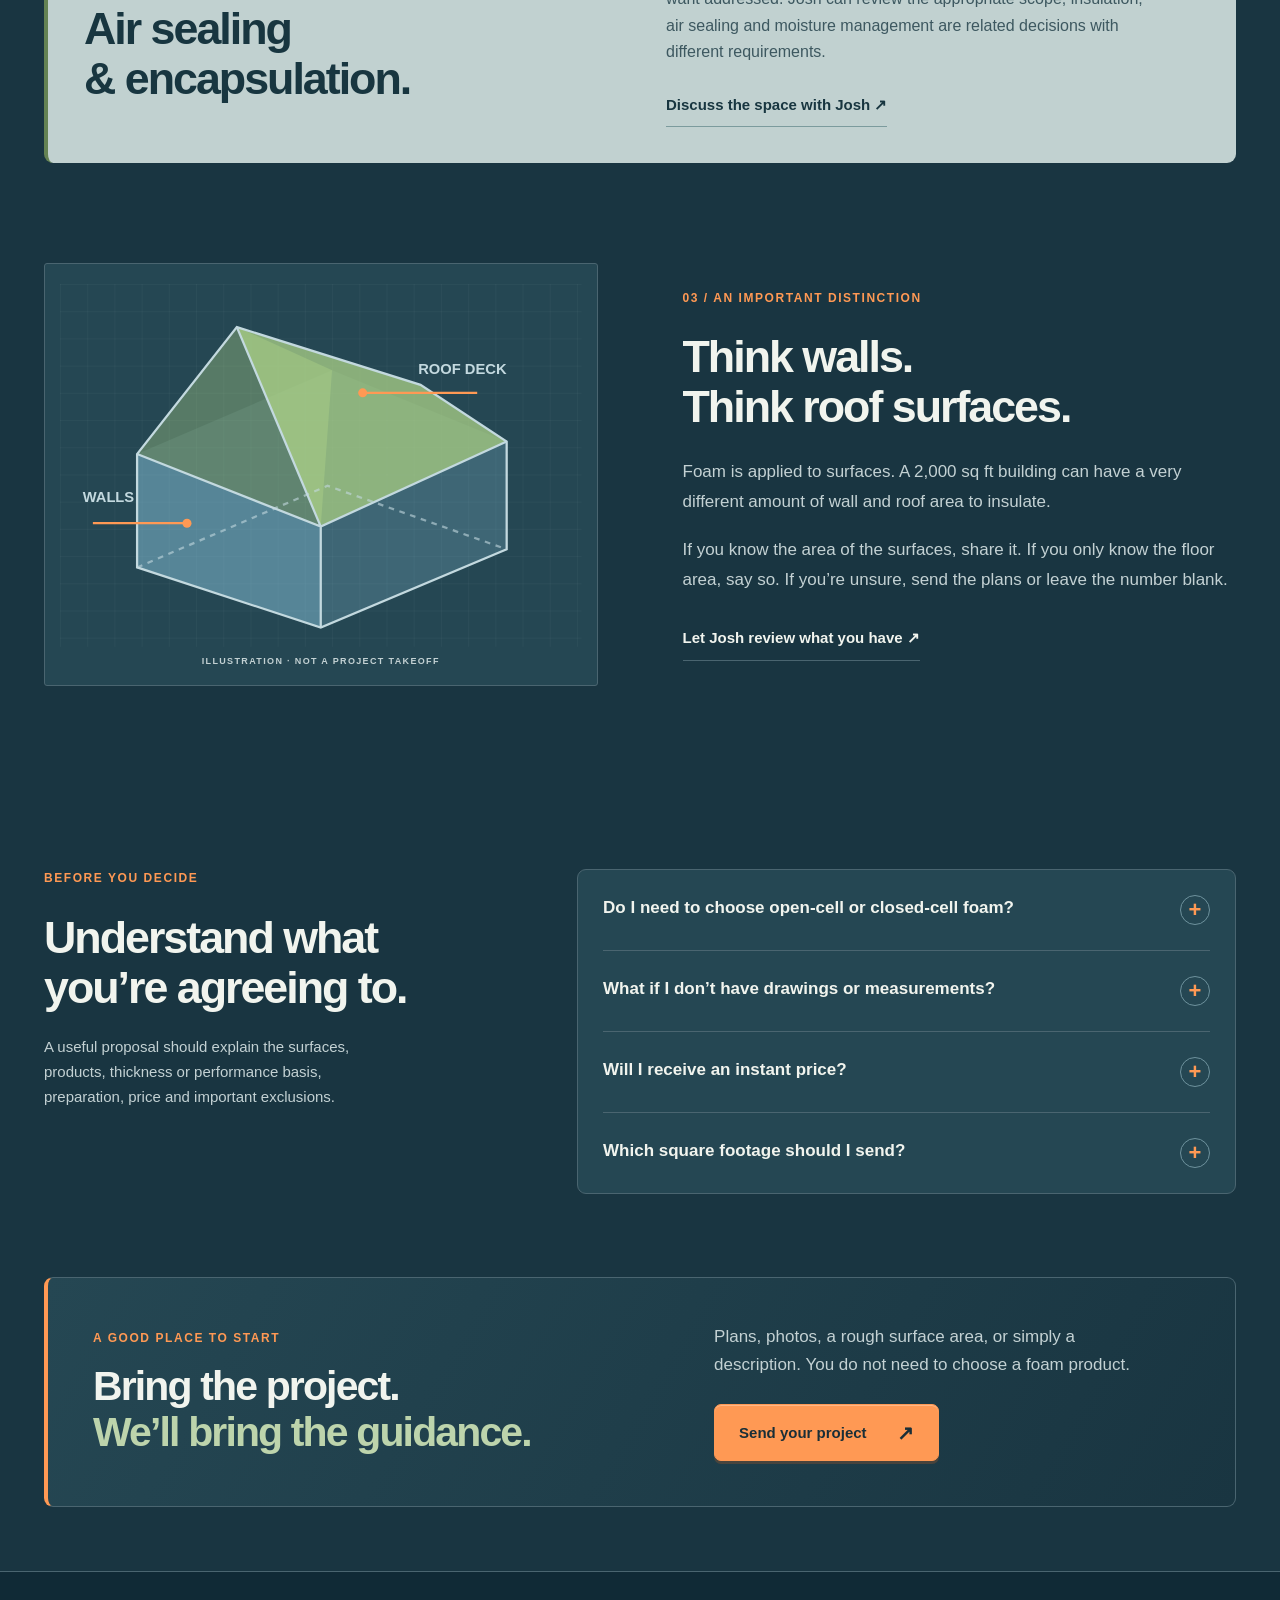
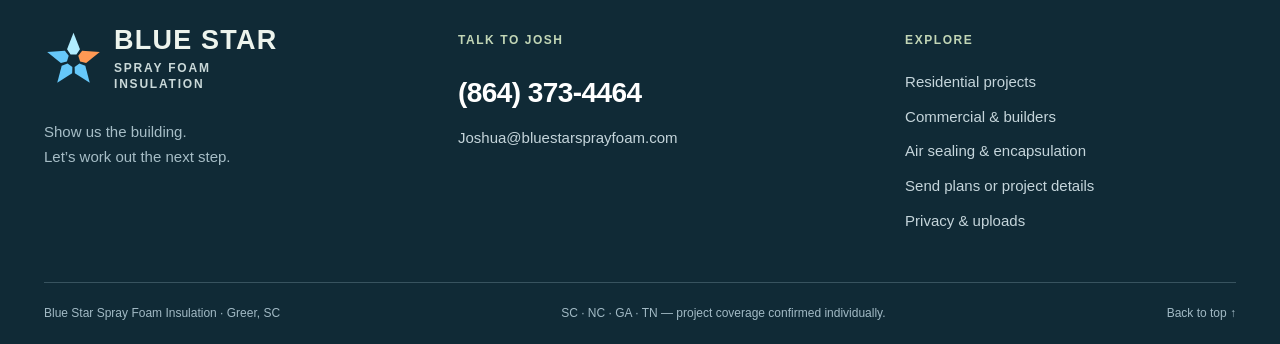
<file: concept/residential.html>
<!doctype html><html lang="en"><head><meta charset="utf-8"><meta name="viewport" content="width=device-width,initial-scale=1"><meta name="robots" content="noindex,nofollow"><meta http-equiv="refresh" content="0;url=../residential.html"><link rel="canonical" href="https://cmcnosky.github.io/blue-star-spray-foam-preview/residential.html"><title>Blue Star Spray Foam Insulation</title><meta property="og:image" content="https://cmcnosky.github.io/blue-star-spray-foam-preview/assets/blue-star-link-preview-v5.png"><meta property="og:image:width" content="1200"><meta property="og:image:height" content="630"><meta property="og:image:type" content="image/png"><meta property="og:image:alt" content="Blue Star Spray Foam Insulation: Insulation for the way you build, beside a photograph of spray foam being installed."><meta name="twitter:card" content="summary_large_image"><meta name="twitter:image" content="https://cmcnosky.github.io/blue-star-spray-foam-preview/assets/blue-star-link-preview-v5.png"><meta name="twitter:image:alt" content="Blue Star Spray Foam Insulation: Insulation for the way you build, beside a photograph of spray foam being installed."><script>location.replace('../residential.html'+location.search+location.hash)</script></head><body><p>This design is now the main website. <a href="../residential.html">Continue to Blue Star Spray Foam Insulation</a>.</p></body></html>
</file>
<file: base.css>
:root{--bg:#142d3b;--panel:#1c394a;--panel-2:#254756;--text:#eff5f4;--muted:#b4c8d0;--line:#36515e;--mint:#b9dfa2;--mint-ink:#17362b;--orange:#ffad70;--blue:#6bc8ef;--light-panel:#e2e9e5;--light-ink:#203a42;--shadow:0 20px 50px #0718212a;--radius:4px;color-scheme:dark}*{box-sizing:border-box}html{scroll-behavior:smooth;scroll-padding-top:116px}body{margin:0;background:var(--bg);color:var(--text);font:16px/1.65 -apple-system,BlinkMacSystemFont,'Segoe UI',Arial,sans-serif;-webkit-font-smoothing:antialiased}a{color:inherit;text-decoration:none}button,input,textarea{font:inherit}button,a{-webkit-tap-highlight-color:transparent}a,button,summary{touch-action:manipulation}button{cursor:pointer}a:focus-visible,button:focus-visible,summary:focus-visible{outline:3px solid var(--orange);outline-offset:5px}img{display:block;width:100%;max-width:100%;object-fit:cover}button{color:inherit}h1,h2,h3,p{margin:0}h1,h2,h3{font-family:'Avenir Next','Segoe UI',Arial,sans-serif;line-height:1.06;font-weight:650}h1{font-size:clamp(44px,5.2vw,76px);letter-spacing:-.055em}h2{font-size:clamp(32px,3.2vw,48px);letter-spacing:-.04em}h3{font-size:25px;letter-spacing:-.025em;line-height:1.2}p{color:var(--muted)}button{border:0}.wrap{width:min(1280px,calc(100% - 96px));margin-inline:auto}.eyebrow{font-size:11px;letter-spacing:.14em;font-weight:800;line-height:1.5;color:var(--orange);margin-bottom:18px}.eyebrow i{display:inline-block;width:7px;height:7px;margin-right:9px;background:var(--mint);border-radius:50%}.skip{position:absolute;left:12px;top:-70px;padding:12px;background:var(--mint);color:var(--mint-ink);z-index:100}.skip:focus{top:10px}.utility{background:#0d2431;border-bottom:1px solid #2d4755;color:#bbd0d6;font-size:11px;letter-spacing:.06em;font-weight:600}.utility .wrap{display:flex;justify-content:space-between;align-items:center;min-height:37px}.utility b{font-size:13px;color:#edf5f7;margin-left:13px;letter-spacing:.03em}.site-header{position:sticky;top:0;z-index:40;background:var(--bg);border-bottom:1px solid var(--line)}.nav-row{display:flex;align-items:center;gap:23px;min-height:100px}.brand{display:inline-flex;align-items:center;gap:10px;flex-shrink:0;line-height:1}.brand-mark{width:56px;height:56px;flex-shrink:0;overflow:visible}.ray{fill:#66c8fa}.ray-0{fill:#b1edff}.ray-1{fill:#ff9c52}.brand-words{display:flex;flex-direction:column;gap:6px}.brand-words strong{font-family:Eurostile,'DIN Alternate',Bahnschrift,Arial,sans-serif;font-size:24px;font-weight:700;letter-spacing:.035em;white-space:nowrap}.brand-words>span{font-size:9.5px;font-weight:800;line-height:1.34;letter-spacing:.15em;color:#c4dce8}.nav-row nav{margin-left:auto;display:flex;gap:24px;align-items:center}.nav-row nav a{font-size:13px;font-weight:650;padding:12px 0;border-bottom:2px solid transparent;white-space:nowrap}.nav-row nav a:hover,.nav-row nav a[aria-current]{color:var(--mint);border-color:var(--mint)}.button{min-height:52px;padding:15px 23px;display:inline-flex;justify-content:space-between;align-items:center;gap:26px;border:1px solid transparent;border-radius:var(--radius);font-size:14px;font-weight:750;line-height:1.4;transition:background .2s,transform .2s}.button:hover{transform:translateY(-2px)}.button span{font-size:20px;line-height:1}.primary{color:var(--mint-ink);background:var(--mint)}.primary:hover{background:#d0edbf}.ink{color:#eef8f4;background:#183c32}.ink:hover{background:#285246}.outline{border-color:var(--line);color:var(--text);background:transparent}.nav-row>.button{min-height:45px;padding:11px 16px;gap:14px;font-size:12px}.theme-toggle{padding:8px;line-height:0;border:1px solid var(--line);border-radius:50%;background:transparent;flex:0 0 33px;width:33px;height:33px}.theme-toggle svg{stroke:currentColor;stroke-width:1.5;fill:none;width:16px;height:16px}.menu-toggle{display:none;min-width:38px;height:40px;background:none;padding:8px}.menu-toggle span{display:block;height:2px;background:currentColor;margin:6px 0}.mobile-project{display:none!important}.hero{display:grid;grid-template-columns:1fr 1.03fr;gap:42px;padding-top:45px;padding-bottom:72px;align-items:stretch}.hero-copy{padding-top:46px;padding-bottom:42px;position:relative}.hero h1 span{color:var(--mint)}.hero-lead{font-size:18px;max-width:470px;line-height:1.75;margin-top:28px}.actions{display:flex;align-items:center;gap:25px;flex-wrap:wrap;margin-top:32px}.text-link{display:inline-block;font-size:14px;font-weight:700;border-bottom:1px solid var(--line);padding:7px 0}.text-link:hover{color:var(--orange);border-color:currentColor}.hero-note{display:flex;align-items:start;gap:12px;margin-top:38px;font-size:12px;font-weight:600;max-width:350px;line-height:1.65}.check{color:var(--mint);font-size:16px}.hero-visual{position:relative;min-height:560px;margin-bottom:5px}.hero-visual>img{height:100%;position:absolute;border-radius:3px;object-position:46% center}.hero-visual:after{content:'';position:absolute;inset:0;background:linear-gradient(180deg,#0b25315e 0,transparent 25%,#091e2d99 100%);border-radius:3px;pointer-events:none}.photo-top{position:absolute;left:24px;right:24px;top:22px;display:flex;justify-content:space-between;gap:16px;z-index:1;font-size:9px;font-weight:800;letter-spacing:.11em;color:#fff}.photo-bottom{position:absolute;left:28px;bottom:105px;z-index:1}.photo-bottom>span{font-size:9px;font-weight:700;letter-spacing:.1em;color:#e4e8e4}.photo-bottom strong{display:block;margin-top:14px;font-size:38px;line-height:1.08;letter-spacing:-.035em;color:#fff;font-weight:600}.photo-prompt{position:absolute;z-index:2;bottom:-27px;left:-24px;right:24px;display:flex;align-items:center;gap:17px;padding:24px;background:#e5ece7;color:#183d40;border-radius:3px;box-shadow:var(--shadow)}.photo-prompt>span:last-child{margin-left:auto;font-size:25px}.photo-prompt b{font-size:17px;font-weight:750}.photo-prompt small{display:block;font-size:12px;font-weight:600;color:#526a69;margin-top:3px}.document-icon{width:43px;height:43px;border:1px solid #afc0b8;border-radius:4px;display:grid;place-items:center;font-size:29px;flex-shrink:0}.path-band{display:grid;grid-template-columns:1fr 1fr 1fr;gap:0;background:var(--panel);border:1px solid var(--line);padding:30px 34px}.path-intro{padding:4px 24px 0 0}.path-intro .eyebrow{font-size:9px;margin-bottom:11px}.path-intro h2{font-size:23px;line-height:1.2;letter-spacing:-.025em}.path-option{display:flex;gap:17px;padding:4px 22px 4px 28px;border-left:1px solid var(--line);transition:background .2s}.path-option:hover h3{color:var(--mint)}.path-num{font-size:12px;color:var(--orange);font-weight:700}.path-option h3{font-size:21px}.path-option p{font-size:12px;line-height:1.6;margin-top:10px;max-width:235px}.path-option>span:last-child{font-size:23px;margin-left:auto}.section{padding-block:100px}.section-heading{display:flex;justify-content:space-between;align-items:end;gap:45px;margin-bottom:42px}.section-heading>p{max-width:330px;font-size:15px;line-height:1.75}.section-heading h2{max-width:670px}.process-grid{display:grid;grid-template-columns:repeat(3,1fr);gap:36px}.process-grid article{border-top:1px solid var(--line);padding-top:22px}.step-no{display:inline-block;font-size:14px;font-weight:700;color:var(--orange);margin-bottom:23px}.process-grid h3{font-size:24px;margin-bottom:15px}.process-grid p{font-size:15px;line-height:1.75}.process-tag{display:block;margin-top:25px;font-size:11px;color:var(--mint);font-weight:650}.gallery-section{background:var(--light-panel);color:var(--light-ink);padding-block:86px}.gallery-section p{color:#486066}.gallery-section .eyebrow{color:#8d471c}.gallery-grid{display:grid;grid-template-columns:1.25fr 1fr;grid-template-rows:245px 245px;gap:20px}.gallery-card{position:relative;overflow:hidden;border-radius:3px;background:#28424b;color:#fff}.gallery-large{grid-row:1/3}.gallery-card>img{height:100%;transition:transform .45s}.gallery-card:hover>img{transform:scale(1.025)}.gallery-card:after{content:'';position:absolute;inset:0;background:linear-gradient(0deg,#091f2ee8 0,transparent 65%)}.gallery-card>div{position:absolute;z-index:2;bottom:25px;left:28px;right:28px}.gallery-card div>span:first-child{font-size:10px;letter-spacing:.12em;font-weight:750;color:#d3e4e8}.gallery-card h3{margin-top:10px;max-width:90%;font-size:25px}.gallery-card div>span:last-child{position:absolute;right:0;bottom:0;font-size:24px}.gallery-large>img{object-position:center 45%}.surface-section{display:grid;grid-template-columns:1fr 1fr;gap:85px;align-items:center;padding-block:100px}.surface-drawing{border:1px solid var(--line);border-radius:3px;color:#c3d9df;padding:20px 15px 16px;background:var(--panel)}.surface-drawing svg{display:block;width:100%;height:auto}.surface-drawing>span{display:block;text-align:center;font-size:9px;letter-spacing:.15em;font-weight:700;color:var(--muted);padding-top:7px}.surface-section h2{margin-bottom:25px}.surface-section p:not(.eyebrow){margin-bottom:17px;line-height:1.8}.surface-section .text-link{margin-top:4px}.commercial-band{background:#bcd7a6;color:#203e2e;padding-block:73px}.commercial-band .eyebrow{color:#365e3e}.commercial-band p{color:#3e5948;max-width:510px;margin-top:25px;margin-bottom:27px}.commercial-band .eyebrow{margin-top:0;margin-bottom:16px}.commercial-band-grid{display:grid;grid-template-columns:1.2fr 1fr;gap:85px;align-items:center}.package-list{padding:30px 34px;background:#d2e3c2;border:1px solid #9cb68d}.package-list>span{display:block;font-size:10px;font-weight:800;letter-spacing:.1em;margin-bottom:20px}.package-list>div{display:flex;gap:20px;padding-block:18px;border-top:1px solid #aac39d;font-size:16px;font-weight:650}.package-list b{font-size:11px;margin-top:4px;color:#547447}.package-list small{display:block;margin-top:22px;font-size:12px;color:#4c654a}.faq-section{display:grid;grid-template-columns:.82fr 1.18fr;gap:80px}.faq-section>div:first-child>p:not(.eyebrow){margin-top:23px;max-width:310px;font-size:15px}.faq-section>div:first-child .text-link{margin-top:18px}.faq-list details{border-top:1px solid var(--line)}.faq-list details:last-child{border-bottom:1px solid var(--line)}.faq-list summary{padding:22px 0;font-size:16px;font-weight:650;display:flex;justify-content:space-between;gap:25px;cursor:pointer;list-style:none}.faq-list summary::-webkit-details-marker{display:none}.faq-list summary span{color:var(--orange);font-size:22px;line-height:1;flex-shrink:0}.faq-list details[open] summary span{transform:rotate(45deg)}.faq-list details>div{padding:0 25px 24px 0;font-size:14px;line-height:1.8}.closing{border-top:1px solid var(--line);display:grid;grid-template-columns:1.2fr 1fr;gap:80px;padding-block:70px 85px;align-items:center}.closing h2 span{color:var(--mint)}.closing p:not(.eyebrow){max-width:430px;font-size:16px;margin-bottom:25px}.site-footer{background:#0b2330;color:#eaf2f3;padding-top:57px}.footer-top{display:grid;grid-template-columns:1fr 1fr .8fr;gap:65px;padding-bottom:46px}.footer-top p{font-size:14px;color:#a6bdc6;margin-top:23px}.footer-top .eyebrow{display:block;font-size:10px;color:#abc3cc;margin-top:4px;margin-bottom:20px}.footer-top>div>a:not(.brand){display:block;color:#c5d5db;font-size:13px;margin-top:10px;overflow-wrap:anywhere}.footer-top>div>a.footer-phone{color:#fff;font-size:25px;font-weight:650;letter-spacing:-.02em}.footer-bottom{display:flex;justify-content:space-between;gap:20px;padding-block:21px;border-top:1px solid #274352;color:#a2bac5;font-size:10px}.mobile-dock{display:none}.page-intro{padding-top:35px;padding-bottom:48px;max-width:1280px}.back-link{display:inline-block;color:var(--muted);font-size:12px;font-weight:600;margin-bottom:40px}.page-intro h1{font-size:clamp(40px,4.8vw,66px);max-width:850px}.page-intro h1 span{color:var(--mint)}.page-intro>p:last-child{max-width:690px;font-size:18px;margin-top:27px;line-height:1.75}.page-intro .eyebrow{margin-bottom:20px}.summary-actions{display:flex;gap:25px;align-items:center;margin-bottom:55px}.summary-actions p{font-size:13px;max-width:350px}.summary-actions p a{color:var(--text);text-decoration:underline}.scope-pair{display:grid;grid-template-columns:1fr 1fr;gap:22px}.scope-pair article{padding:38px;background:var(--panel);border:1px solid var(--line)}.scope-pair article:last-child{background:var(--light-panel);color:var(--light-ink)}.scope-pair article:last-child .eyebrow{color:#864d22}.scope-pair article:last-child p{color:#486066}.scope-pair h2{font-size:33px}.scope-pair ul{padding-left:19px;margin:25px 0;line-height:1.8;font-size:16px}.scope-pair li{margin-bottom:12px}.scope-pair p:last-child{font-size:13px}.commercial-photo{display:grid;grid-template-columns:.9fr 1.1fr;gap:60px;align-items:center;padding-top:70px}.commercial-photo img{height:350px;object-position:center 40%}.commercial-photo h2{margin-bottom:25px}.commercial-photo p:not(.eyebrow){max-width:500px}.detail-grid{display:grid;grid-template-columns:repeat(3,1fr);gap:35px}.detail-grid article{border-top:1px solid var(--line);padding-top:22px}.detail-grid article>span{display:block;font-size:10px;font-weight:800;color:var(--orange);letter-spacing:.1em;margin-bottom:22px}.detail-grid h3{font-size:24px;margin-bottom:17px}.detail-grid p{font-size:15px}.residential-lead{display:grid;grid-template-columns:1.1fr 1fr;gap:65px;align-items:center;padding-block:10px 25px}.residential-lead img{height:420px}.residential-lead h2{margin-bottom:23px}.residential-lead p:not(.eyebrow){margin-bottom:25px}.small-note{font-size:12px;margin-top:17px}.intake-layout{display:grid;grid-template-columns:minmax(0,1.7fr) minmax(0,.9fr);gap:45px;align-items:start;padding-bottom:90px}.intake-main{min-width:0}.intake-status{display:flex;gap:10px;align-items:center;padding:13px 19px;background:#203f4e;border:1px solid #3a5966;border-bottom:0;border-radius:4px 4px 0 0;font-size:11px;font-weight:650}.intake-status p{color:#c2d7de}.status-dot{width:6px;height:6px;background:var(--mint);border-radius:50%;flex-shrink:0}#project-intake{width:100%;border:1px solid var(--line);height:1600px;background:#132e3d;display:block;border-radius:0 0 4px 4px}#intake-loading{padding:16px;background:var(--panel);font-size:13px;color:var(--muted)}.form-fallback{display:flex;flex-direction:column;gap:5px;padding:19px 2px;font-size:12px}.form-fallback strong{font-weight:600;color:var(--muted)}.form-fallback a{color:var(--mint);text-decoration:underline;text-underline-offset:3px}.form-fallback span{color:var(--muted);font-size:11px}.intake-aside{padding:32px;background:var(--panel);border:1px solid var(--line);position:sticky;top:130px}.intake-aside h2{font-size:28px;line-height:1.15}.intake-aside ol{list-style:none;counter-reset:next;padding:0;margin:30px 0}.intake-aside li{counter-increment:next;padding:0 0 24px 35px;position:relative}.intake-aside li:before{content:'0' counter(next);position:absolute;top:0;left:0;color:var(--orange);font-size:11px;font-weight:800}.intake-aside b{font-size:14px}.intake-aside li span{display:block;font-size:12px;color:var(--muted);line-height:1.65;margin-top:6px}.aside-call{border-top:1px solid var(--line);padding-top:24px}.aside-call>span{font-size:12px;font-weight:700}.aside-call a{display:block;font-size:22px;letter-spacing:-.025em;color:var(--mint);margin-top:5px}.aside-call p{font-size:12px;margin-top:10px}.prose{max-width:850px;padding-bottom:80px}.prose h2{font-size:27px;margin:20px 0 18px}.prose p{margin-bottom:22px}.prose a{text-decoration:underline;text-underline-offset:3px;color:var(--mint)}.error-actions{display:flex;gap:18px;padding-bottom:100px}
html[data-theme=light]{--bg:#edf1ec;--panel:#e1e9e3;--panel-2:#cfded8;--text:#173544;--muted:#4a6470;--line:#c1d0cb;--mint:#c4dda8;--mint-ink:#17382c;--orange:#984b1b;--blue:#147eb9;--light-panel:#d6e3de;--light-ink:#203a42;color-scheme:light}html[data-theme=light] .brand-mark .ray{fill:#147eb9}html[data-theme=light] .brand-mark .ray-0{fill:#169abb}html[data-theme=light] .brand-mark .ray-1{fill:#e77b2d}html[data-theme=light] .brand-words>span{color:#3d5d70}html[data-theme=light] .hero h1 span,html[data-theme=light] .page-intro h1 span,html[data-theme=light] .closing h2 span{color:#32724e}html[data-theme=light] .process-tag,html[data-theme=light] .prose a,html[data-theme=light] .form-fallback a,html[data-theme=light] .aside-call a{color:#285e41}html[data-theme=light] .surface-drawing{color:#345765}html[data-theme=light] .site-footer .brand-words>span{color:#c4dce8}html[data-theme=light] .site-footer .ray{fill:#66c8fa}html[data-theme=light] .site-footer .ray-0{fill:#b1edff}html[data-theme=light] .site-footer .ray-1{fill:#ff9c52}html[data-theme=light] .nav-row nav a:hover,html[data-theme=light] .nav-row nav a[aria-current]{color:#285e41;border-color:#285e41}
@media(min-width:1600px){.hero{gap:65px}.hero h1{font-size:82px}}
@media(max-width:1180px){.wrap{width:calc(100% - 64px)}.nav-row{gap:18px}.nav-row nav{gap:18px}.nav-row nav a{font-size:12px}.brand-mark{width:49px;height:49px}.brand-words strong{font-size:21px}.brand-words>span{font-size:9px}.nav-row>.button{padding-inline:13px}.hero{gap:32px}.hero h1{font-size:62px}.hero-copy{padding-top:35px}.hero-visual{min-height:530px}.hero-lead{font-size:17px}.actions{gap:17px}.hero .text-link{font-size:12px}.path-band{padding:26px}.path-intro h2{font-size:21px}.path-option{padding-inline:22px 5px;gap:12px}.path-option h3{font-size:18px}.path-option p{font-size:11px}.path-num{font-size:10px}.surface-section,.commercial-band-grid,.faq-section{gap:50px}}
@media(max-width:960px){.nav-row nav{position:absolute;left:0;right:0;top:100%;margin:0;display:none;background:var(--bg);padding:18px 32px 26px;border-bottom:1px solid var(--line);box-shadow:var(--shadow)}.nav-row nav.open{display:grid;grid-template-columns:1fr 1fr;gap:10px 25px}.nav-row nav a{font-size:15px}.mobile-project{display:block!important}.nav-row>.button{margin-left:auto}.menu-toggle{display:block}.hero{grid-template-columns:1fr 1fr;gap:28px}.hero h1{font-size:51px}.hero-lead{font-size:16px}.hero-copy{padding-top:25px}.hero-visual{min-height:530px}.photo-top>span:last-child{display:none}.photo-bottom strong{font-size:31px}.photo-prompt{padding:20px 17px;left:-16px;right:15px;gap:12px}.photo-prompt b{font-size:15px}.photo-prompt small{font-size:11px}.document-icon{width:35px;height:35px;font-size:24px}.path-band{grid-template-columns:1fr 1fr}.path-intro{grid-column:1/-1;padding:0 0 25px}.path-intro h2{font-size:26px}.path-intro br{display:none}.path-option{padding:6px 18px 6px 0;border-left:0}.path-option:last-child{border-left:1px solid var(--line);padding-left:25px}.path-option h3{font-size:21px}.path-option p{font-size:13px}.section{padding-block:75px}.section-heading{gap:35px}.section-heading>p{max-width:260px}.process-grid{gap:25px}.process-grid h3{font-size:22px}.process-grid p{font-size:14px}.surface-section{gap:35px;padding-block:75px}.commercial-band-grid{gap:40px}.package-list{padding:24px}.package-list>div{font-size:14px}.faq-section{gap:45px}.footer-top{gap:30px}.footer-top>div>a.footer-phone{font-size:23px}.intake-layout{gap:25px;grid-template-columns:minmax(0,1.5fr) minmax(0,1fr)}.intake-aside{padding:25px}.intake-aside h2{font-size:25px}.commercial-photo{gap:40px}.detail-grid{gap:25px}.residential-lead{gap:35px}}
@media(max-width:700px){html{scroll-padding-top:85px}.wrap{width:calc(100% - 36px)}.utility .wrap>span{display:none}.utility .wrap{justify-content:center;min-height:32px;font-size:10px}.utility b{font-size:12px}.nav-row{min-height:85px;gap:12px}.brand{gap:7px}.brand-mark{width:40px;height:40px}.brand-words{gap:4px}.brand-words strong{font-size:18px}.brand-words>span{font-size:8.5px;letter-spacing:.1em;line-height:1.28}.nav-row>.button{display:none}.theme-toggle{margin-left:auto}.menu-toggle{width:36px;flex-shrink:0}.nav-row nav{padding-inline:18px}.hero{grid-template-columns:1fr;padding-top:35px;padding-bottom:55px;gap:32px}.hero-copy{padding-top:0;padding-bottom:0}.hero .eyebrow{font-size:10px;margin-bottom:21px}.hero h1{font-size:clamp(44px,10vw,64px);letter-spacing:-.05em}.hero-lead{margin-top:24px;max-width:530px;font-size:17px;line-height:1.7}.actions{gap:20px;margin-top:26px}.hero .text-link{font-size:13px}.hero-note{margin-top:22px;font-size:12px;max-width:100%}.hero-visual{min-height:420px;margin:0 0 10px}.hero-visual>img{object-position:center}.photo-top{left:20px;top:20px;font-size:9px}.photo-top>span:last-child{display:block}.photo-bottom{left:22px;bottom:100px}.photo-bottom strong{font-size:35px}.photo-prompt{left:12px;right:12px;bottom:-15px;padding:19px;gap:13px}.photo-prompt b{font-size:15px}.photo-prompt small{font-size:11px}.path-band{padding:25px;grid-template-columns:1fr}.path-intro{padding-bottom:24px}.path-intro h2{font-size:25px}.path-intro br{display:block}.path-option,.path-option:last-child{border-left:0;border-top:1px solid var(--line);padding:24px 0 0;margin-top:0;gap:18px}.path-option:last-child{margin-top:24px}.path-option h3{font-size:23px}.path-option p{font-size:14px;max-width:260px}.path-num{font-size:11px}.section{padding-block:65px}.section-heading{display:block;margin-bottom:32px}.section-heading>p{max-width:100%;margin-top:22px;font-size:15px}.eyebrow{font-size:10px;margin-bottom:15px}h2{font-size:35px}.process-grid{grid-template-columns:1fr;gap:30px}.process-grid article{display:grid;grid-template-columns:35px 1fr;column-gap:15px;padding-top:25px}.step-no{grid-column:1;grid-row:1/4;margin:2px 0}.process-grid h3,.process-grid p,.process-tag{grid-column:2}.process-grid h3{font-size:25px;margin-bottom:12px}.process-grid p{font-size:15px}.process-tag{font-size:11px;margin-top:16px}.gallery-section{padding-block:60px}.gallery-grid{grid-template-columns:1fr;grid-template-rows:370px 265px 265px;gap:15px}.gallery-large{grid-row:auto}.gallery-card>div{left:23px;right:23px;bottom:23px}.gallery-card h3{font-size:26px}.gallery-card div>span:first-child{font-size:10px}.surface-section{display:flex;flex-direction:column-reverse;gap:32px;padding-block:65px}.surface-drawing{width:100%}.surface-section h2{font-size:39px;margin-bottom:22px}.surface-section p:not(.eyebrow){font-size:16px}.commercial-band{padding-block:60px}.commercial-band-grid{grid-template-columns:1fr;gap:35px}.commercial-band h2{font-size:36px}.commercial-band p{font-size:16px}.package-list>div{font-size:16px;gap:20px}.package-list>span{font-size:10px}.faq-section{display:block}.faq-list{margin-top:35px}.faq-section>div:first-child>p:not(.eyebrow){max-width:100%}.faq-list summary{font-size:16px;padding-block:23px}.faq-list details>div{font-size:15px}.closing{grid-template-columns:1fr;gap:27px;padding-block:50px 62px}.closing h2{font-size:35px}.closing p:not(.eyebrow){font-size:16px}.site-footer{padding-top:45px;padding-bottom:70px}.footer-top{grid-template-columns:1fr 1fr;gap:35px 20px;padding-bottom:35px}.footer-top>div:first-child{grid-column:1/-1;display:flex;gap:25px;justify-content:space-between;align-items:center}.footer-top>div:first-child p{margin:0;font-size:12px;max-width:160px}.footer-top>div>a.footer-phone{font-size:19px}.footer-top>div>a:not(.brand){font-size:11px}.footer-top .eyebrow{font-size:9px;margin-bottom:15px}.footer-bottom{display:flex;flex-wrap:wrap;gap:15px;font-size:10px}.footer-bottom>span:nth-child(2){flex-basis:100%;order:2;max-width:260px}.footer-bottom>a{margin-left:auto}.mobile-dock{position:fixed;z-index:45;bottom:0;left:0;right:0;display:grid;grid-template-columns:1fr 1.6fr;padding:9px 18px max(9px,env(safe-area-inset-bottom));background:var(--bg);border-top:1px solid var(--line);box-shadow:0 -4px 18px #081b2220;gap:10px}.mobile-dock a{border:1px solid var(--line);padding:11px 8px;text-align:center;font-size:13px;font-weight:750;border-radius:3px;line-height:1.4}.mobile-dock a:last-child{background:var(--mint);color:var(--mint-ink);border-color:var(--mint)}.page-intro{padding-top:25px;padding-bottom:32px}.back-link{margin-bottom:28px;font-size:12px}.page-intro h1{font-size:43px}.page-intro>p:last-child{font-size:17px;margin-top:24px}.summary-actions{display:block;margin-bottom:35px}.summary-actions>p{margin-top:20px;font-size:14px}.scope-pair{grid-template-columns:1fr;gap:17px}.scope-pair article{padding:27px}.scope-pair h2{font-size:31px}.scope-pair ul{font-size:15px}.scope-pair p:last-child{font-size:13px}.commercial-photo{grid-template-columns:1fr;gap:30px;padding-top:45px}.commercial-photo img{height:330px}.commercial-photo h2{font-size:36px}.detail-grid{grid-template-columns:1fr;gap:30px}.detail-grid h3{font-size:25px}.detail-grid p{font-size:16px}.residential-lead{grid-template-columns:1fr;gap:30px;padding-block:0}.residential-lead img{height:300px}.residential-lead h2{font-size:36px}.intake-layout{display:flex;flex-direction:column;gap:30px;padding-bottom:60px}.intake-main,.intake-aside{width:100%}.intake-aside{position:static;padding:27px}.intake-aside h2{font-size:29px}.intake-status{padding-inline:13px;font-size:11px}.prose{padding-bottom:55px}.prose h2{font-size:26px}.prose p{font-size:16px}.error-actions{flex-wrap:wrap;padding-bottom:60px}}
@media(max-width:370px){.wrap{width:calc(100% - 28px)}.nav-row{gap:8px}.brand-mark{width:36px;height:36px}.brand-words strong{font-size:17px}.brand-words>span{font-size:8px}.hero h1{font-size:42px}.hero .actions{display:block}.hero .text-link{margin-top:15px}.hero-visual{min-height:365px}.photo-prompt{padding:15px;left:8px;right:8px;gap:10px}.photo-prompt b{font-size:14px}.photo-prompt small{font-size:10px}.document-icon{width:31px;height:34px}.photo-top>span:last-child{display:none}.path-band{padding:23px}.path-option h3{font-size:21px}.footer-top>div:first-child{display:block}.footer-top>div:first-child p{margin-top:20px}.footer-top{grid-template-columns:1fr}.footer-top>div:first-child{grid-column:auto}.footer-top>div>a:not(.brand){font-size:13px}.footer-top>div>a.footer-phone{font-size:24px}.mobile-dock{padding-inline:14px}.page-intro h1{font-size:38px}.closing h2{font-size:32px}}
@media(prefers-reduced-motion:reduce){html{scroll-behavior:auto}*,*:before,*:after{transition:none!important;animation:none!important}}

/* Keep supporting information readable at small screen sizes. */
.eyebrow{font-size:12px}.utility{font-size:12px}.brand-words>span{font-size:11px}.nav-row nav a{font-size:14px}.nav-row>.button{font-size:13px}.theme-toggle{flex-basis:42px;width:42px;height:42px}.hero-note{font-size:13px}.photo-top,.photo-bottom>span{font-size:11px}.photo-prompt small{font-size:13px}.path-intro .eyebrow{font-size:11px}.path-option p{font-size:14px}.process-tag{font-size:13px}.gallery-card div>span:first-child{font-size:11px}.package-list>span,.package-list small{font-size:12px}.footer-bottom{font-size:12px}.intake-status{font-size:13px}
@media(max-width:1180px){.nav-row{gap:16px}.nav-row nav{gap:18px}.brand-words strong{font-size:22px}.brand-mark{width:48px;height:48px}}
@media(max-width:700px){.brand-words strong{font-size:20px}.brand-words>span{font-size:10px}.brand-mark{width:43px;height:43px}.theme-toggle{flex-basis:40px;width:40px;height:40px}.menu-toggle{min-width:40px;width:40px;height:44px}.hero .eyebrow,.eyebrow{font-size:11px}.hero-note{font-size:13px}.photo-top{font-size:10px}.photo-prompt small{font-size:12px}.process-tag{font-size:13px}.footer-top{grid-template-columns:1fr}.footer-top>div>a:not(.brand){font-size:14px}.footer-top>div>a.footer-phone{font-size:24px}.footer-top .eyebrow{font-size:11px}.footer-bottom{font-size:12px}.intake-status{font-size:13px}.mobile-dock a{font-size:14px}}
@media(max-width:370px){.brand-words strong{font-size:18px}.brand-words>span{font-size:10px}.brand-mark{width:38px;height:38px}.photo-prompt{gap:10px}.photo-prompt small{font-size:11px}.photo-prompt>span:last-child{font-size:20px}.photo-top>span:last-child{display:none}}

.service-note{display:grid;grid-template-columns:1fr 1fr;gap:48px;background:var(--panel);border-block:1px solid var(--line);padding:36px;margin-top:20px}.service-note p:not(.eyebrow){font-size:16px}.service-note .text-link{margin-top:18px}@media(max-width:700px){.service-note{grid-template-columns:1fr;gap:24px;padding:27px}.service-note h2{font-size:32px}}
</file>
<file: styles.css>
/* Blue Star / architectural direction. Existing intake behavior is retained. */
:root{--bg:#193541;--panel:#254753;--panel-2:#2d5361;--text:#f1f4ee;--muted:#c3d1d3;--line:#4a6570;--mint:#bdd4ac;--mint-ink:#173729;--orange:#f6ad70;--light-panel:#c1d1d0;--light-ink:#183640;--paper:#c1d1d0;--paper-ink:#183640;--paper-muted:#3d5860;--sage:#b7cfac;--sky:#aecad1;--radius:3px;--shadow:none}
html[data-theme=light]{--bg:#e5ece6;--panel:#d3dfda;--panel-2:#c3d6d4;--text:#173540;--muted:#405d64;--line:#94acb0;--mint:#bad2a9;--mint-ink:#173729;--orange:#f6ad70;--light-panel:#c1d1d0;--light-ink:#183640;--paper:#d2dfd8;--paper-ink:#183640;--paper-muted:#3d5860;--sage:#bdd5b1;--sky:#bed5d9;color-scheme:light}
body{font-size:17px;line-height:1.65}h1,h2,h3{font-family:'Avenir Next','Segoe UI',Arial,sans-serif;font-weight:650}h2{font-size:clamp(34px,3.5vw,49px);line-height:1.12;letter-spacing:-.045em}h3{font-size:25px;line-height:1.2}.wrap{width:min(1280px,calc(100% - 88px))}.eyebrow{font-size:12px;line-height:1.55;letter-spacing:.13em;font-weight:800;margin-bottom:24px;color:var(--orange)}.site-header{border-color:var(--line);background:var(--bg)}.nav-row{min-height:94px;gap:28px}.brand{gap:11px}.brand-mark{height:59px;width:59px}.brand-words strong{font-size:27px;letter-spacing:.045em}.brand-words>span{font-size:12px;line-height:1.35;color:var(--muted);letter-spacing:.15em}.nav-row nav{gap:30px}.nav-row nav a{font-size:15px}.nav-row>.button{font-size:14px;padding:13px 18px;min-height:47px}.button{font-size:15px;padding:17px 24px;min-height:56px;border-radius:3px;gap:30px;font-weight:750}.button.primary{background:var(--orange);color:#192e37;border-color:var(--orange)}.button.primary:hover{background:#ffc18c;box-shadow:0 5px 20px #061a2126}.button:hover{transform:translateY(-2px)}.button.ink{background:#183c37;color:#f1f5eb}.text-link{font-size:15px;font-weight:700;padding-block:8px}.theme-toggle{width:40px;height:40px;flex-basis:40px;background:transparent}.theme-toggle svg{width:18px;height:18px}.menu-toggle{width:44px;min-width:44px;height:44px}.nav-row nav a[aria-current],.nav-row nav a:hover{color:var(--orange);border-color:var(--orange)}.skip{background:var(--orange);color:#18333d}.opening{padding-top:44px;overflow:hidden}.opening-grid{display:grid;grid-template-columns:1.05fr 1fr;gap:54px;align-items:center}.opening-copy{padding:38px 0 24px}.opening h1{font-size:clamp(47px,5.6vw,79px);font-weight:650;line-height:1.04;letter-spacing:-.055em;max-width:680px}.opening h1 span{color:var(--mint);display:block}.opening-lead{font-size:18px;line-height:1.75;margin-top:29px;max-width:520px}.opening .actions{margin-top:33px;gap:28px}.opening-note{font-size:14px;font-weight:550;margin-top:22px;color:var(--muted)}.opening-photo{margin:0;position:relative;align-self:stretch;display:flex;flex-direction:column;min-width:0}.opening-photo>img{height:490px;object-fit:cover;object-position:48% 48%;border-radius:3px 3px 0 0}.opening-photo:before{position:absolute;top:-9px;left:-9px;width:32px;height:32px;border-top:2px solid var(--orange);border-left:2px solid var(--orange);content:'';pointer-events:none}.opening-photo figcaption{display:flex;justify-content:space-between;gap:20px;padding:17px 20px;background:var(--panel);border:1px solid var(--line);border-top:0;font-size:12px;font-weight:600;color:var(--muted)}.opening-photo figcaption span:first-child{font-weight:800;letter-spacing:.09em;color:var(--text);font-size:12px}.opening-bottom{display:grid;grid-template-columns:1fr 1.2fr .8fr;gap:30px;align-items:center;border-block:1px solid var(--line);padding-block:26px;margin-top:46px;margin-bottom:52px}.opening-bottom>span{font-size:12px;letter-spacing:.14em;font-weight:800;color:var(--mint)}.opening-bottom>p{font-size:14px;line-height:1.6}.opening-bottom>p b{color:var(--text);font-weight:600}.opening-bottom>a{justify-self:end;font-size:14px;font-weight:700;display:flex;align-items:center;gap:21px}.opening-bottom>a>span{font-size:25px;color:var(--orange)}
.project-paths{background:var(--paper);color:var(--paper-ink);padding-block:74px 32px}.editorial-heading{display:flex;justify-content:space-between;align-items:end;gap:50px;margin-bottom:42px}.project-paths .eyebrow{color:#754020}.editorial-heading>p{max-width:300px;font-size:16px;line-height:1.75;color:var(--paper-muted)}.project-pair{display:grid;grid-template-columns:1.14fr 1fr;gap:33px}.project-story{display:block;min-width:0}.story-photo{position:relative;overflow:hidden;border-radius:3px;background:#527278}.story-photo img{height:330px;transition:transform .45s;object-position:center 45%}.commercial-story .story-photo img{object-position:center 43%}.project-story:hover .story-photo img{transform:scale(1.025)}.story-photo>span{position:absolute;left:18px;top:18px;padding:9px 13px;background:#163541;color:#f3f6ef;font-size:12px;letter-spacing:.12em;font-weight:800}.story-caption{display:flex;gap:20px;align-items:center;justify-content:space-between;border-bottom:1px solid #8ea9ac;padding:24px 0 28px}.story-caption h3{font-size:28px;font-weight:650;letter-spacing:-.035em}.story-caption p{color:var(--paper-muted);font-size:15px;margin-top:9px}.round-arrow{width:44px;height:44px;border:1px solid #809d9f;border-radius:50%;display:grid;place-items:center;font-size:27px;flex-shrink:0}.project-story:hover .round-arrow{background:#193b43;color:#eef4ed;border-color:#193b43}.secondary-story{display:grid;grid-template-columns:160px 1fr auto;align-items:center;gap:32px;padding-top:36px}.secondary-story>img{height:145px;object-fit:cover;border-radius:3px}.secondary-story .eyebrow{font-size:12px;margin-bottom:10px}.secondary-story h3{font-size:24px;max-width:560px}.secondary-story p:not(.eyebrow){font-size:15px;color:var(--paper-muted);margin-top:10px}.secondary-story>.text-link{font-size:14px;border-color:#809d9f;white-space:nowrap}.gallery-provenance{border-top:1px solid #8ea9ac;margin-top:34px;padding-top:20px;font-size:12px;line-height:1.65;color:var(--paper-muted)}
.review-process{display:grid;grid-template-columns:1.05fr 1fr;gap:85px;padding-block:90px}.process-heading>p:not(.eyebrow){font-size:17px;max-width:475px;margin-top:25px}.process-heading .button{margin-top:29px}.process-rows{list-style:none;padding:0;margin:0;counter-reset:none}.process-rows li{display:grid;grid-template-columns:44px 1fr;gap:20px;border-top:1px solid var(--line);padding:28px 0}.process-rows li:last-child{border-bottom:1px solid var(--line)}.process-rows li>span{font-size:15px;font-weight:800;color:var(--orange);padding-top:3px}.process-rows h3{font-size:25px;margin-bottom:11px}.process-rows p{font-size:16px;line-height:1.7}.surface-band{background:var(--sky);color:#173b48}.surface-band .surface-section{padding-block:75px;gap:76px;grid-template-columns:1fr 1fr}.surface-band p:not(.eyebrow){color:#35565f;font-size:17px}.surface-band .eyebrow{color:#754020}.surface-band .surface-drawing{background:#173d4b;border:1px solid #527681;color:#def0ed;box-shadow:none;border-radius:4px;padding:24px}.surface-band .surface-drawing svg{max-width:100%}.surface-band .surface-drawing>span{font-size:12px;color:#bfd5d5}.surface-band .text-link{border-color:#6b929a}.surface-band h2{font-size:45px}.surface-band .surface-section p+p{margin-top:16px}.bid-band{background:var(--sage);color:#173c32;padding-block:78px}.bid-grid{display:grid;grid-template-columns:1.08fr 1fr;gap:88px;align-items:center}.bid-band .eyebrow{color:#435a42}.bid-band h2{max-width:580px}.bid-band p:not(.eyebrow){color:#365640;font-size:17px;max-width:530px;margin-top:24px}.bid-band .button{margin-top:27px}.bid-list{border-top:1px solid #719072}.bid-list>p{font-size:12px!important;letter-spacing:.13em;font-weight:800;padding-block:5px 23px;margin-top:18px!important}.bid-list>div{display:flex;gap:25px;align-items:center;border-top:1px solid #86a285;padding-block:23px}.bid-list span{font-size:13px;font-weight:800}.bid-list strong{font-size:20px;line-height:1.35;font-weight:600;letter-spacing:-.015em}.bid-list small{display:block;margin-top:20px;font-size:14px;line-height:1.6;color:#365640}.section{padding-block:83px}.faq-section{grid-template-columns:.85fr 1.25fr;gap:85px}.faq-list summary{font-size:17px;font-weight:650;padding-block:25px;line-height:1.55}.faq-list details>div{font-size:16px}.faq-list details>div p{line-height:1.75}.closing{padding-block:55px 68px;border-top:1px solid var(--line);gap:50px}.closing h2{font-size:42px}.closing h2 span{color:var(--mint)}.closing p:not(.eyebrow){font-size:17px}.site-footer{background:#102a36;padding-top:55px;color:#edf4ed}.site-footer .brand-words>span{color:#cad9d9}.footer-top{padding-bottom:48px;gap:50px;grid-template-columns:1.1fr 1.2fr 1fr}.footer-top>div>a:not(.brand){font-size:15px}.footer-top>div>a.footer-phone{font-size:28px}.footer-top>div:first-child p{font-size:15px;margin-top:22px}.footer-top .eyebrow{font-size:12px;color:#c2d6b6}.footer-bottom{font-size:12px;padding-block:21px;gap:30px;border-color:#38535f}.footer-bottom>span:first-child{max-width:420px}.footer-bottom>span:first-child a{text-decoration:underline;text-underline-offset:3px}.footer-bottom>span:nth-child(2){font-size:12px}.mobile-dock a:last-child{background:var(--orange);border-color:var(--orange);color:#18333d}.mobile-dock a{font-size:14px}.mobile-dock{padding-block:8px max(8px,env(safe-area-inset-bottom))}
/* Apply the same visual system to the project guides and real intake shell. */
.page-intro{padding-top:35px;padding-bottom:42px}.page-intro .back-link{font-size:14px;margin-bottom:34px}.page-intro h1{font-size:clamp(44px,5vw,67px);line-height:1.08}.page-intro h1 span{color:var(--mint)}.page-intro>p:last-child{font-size:19px;max-width:760px;line-height:1.7}.scope-pair{gap:27px}.scope-pair article{border-radius:3px;padding:36px;background:var(--panel);border:1px solid var(--line)}.scope-pair article:first-child{background:var(--paper);color:var(--paper-ink);border-color:#8da8a8}.scope-pair article:first-child .eyebrow{color:#754020}.scope-pair article:first-child p,.scope-pair article:first-child ul{color:var(--paper-muted)}.scope-pair h2{font-size:35px}.scope-pair li{line-height:1.6}.scope-pair p:last-child{font-size:14px}.commercial-photo{padding-top:64px;gap:58px}.commercial-photo img{border-radius:3px;height:440px}.commercial-photo>div p:not(.eyebrow){font-size:17px}.detail-grid article{padding:28px 0;border-radius:0;border:0;border-top:1px solid var(--line);background:none}.detail-grid h3{font-size:27px}.detail-grid p{font-size:16px}.detail-grid article>span{font-size:12px;color:var(--orange)}.residential-lead{gap:60px}.residential-lead img{border-radius:3px;max-height:430px}.residential-lead p:not(.eyebrow){font-size:17px}.service-note{background:var(--paper);color:var(--paper-ink);border:0;border-radius:3px}.service-note .eyebrow{color:#754020}.service-note p:not(.eyebrow){color:var(--paper-muted)}.service-note .text-link{border-color:#7c9b9d}.intake-status{background:#254753;font-size:14px;border-color:#486773;border-radius:3px 3px 0 0;color:#edf3ec}.intake-status p{color:#d4e1df}.intake-layout{grid-template-columns:minmax(0,1.75fr) minmax(280px,1fr);gap:40px}.intake-aside{border-radius:3px;padding:32px;background:var(--panel);border:1px solid var(--line);box-shadow:none;top:120px}.intake-aside h2{font-size:30px}.intake-aside li>b{font-size:17px}.intake-aside li>span{font-size:15px}.intake-aside .eyebrow{font-size:12px}.form-fallback{font-size:14px;border-radius:3px}.form-fallback a{font-size:15px}.prose{max-width:800px;padding-bottom:75px}.prose h2{font-size:29px}.prose p{font-size:17px}
@media(min-width:1450px){.opening-photo>img{height:540px}.opening-copy{padding-block:50px}.opening-bottom{margin-top:55px}}
@media(max-width:1180px){.wrap{width:calc(100% - 64px)}.nav-row{gap:19px}.nav-row nav{gap:22px}.brand-words strong{font-size:24px}.brand-mark{width:52px;height:52px}.opening-grid{gap:35px}.opening h1{font-size:clamp(47px,5.8vw,68px)}.opening-photo>img{height:460px}.opening-photo figcaption{display:block;padding:14px 18px}.opening-photo figcaption span{display:block}.opening-photo figcaption span+span{margin-top:5px}.opening-lead{font-size:17px}.opening .actions{gap:20px}.opening .button{padding-inline:20px}.review-process,.bid-grid{gap:55px}.surface-band .surface-section{gap:45px}.secondary-story{grid-template-columns:130px 1fr;gap:27px}.secondary-story>img{grid-row:1/3;height:150px}.secondary-story>.text-link{grid-column:2;justify-self:start}.secondary-story>div+p{margin-top:0}.secondary-story>div{grid-column:2}.story-caption h3{font-size:25px}.footer-top{gap:35px}.footer-top>div>a:not(.brand){font-size:14px}.footer-top>div>a.footer-phone{font-size:24px}}
@media(max-width:960px){.nav-row nav{display:none}.nav-row nav.open{display:grid;grid-template-columns:1fr 1fr;position:absolute;top:100%;left:0;right:0;background:var(--bg);padding:18px 32px 25px;border-bottom:1px solid var(--line);gap:8px 25px;box-shadow:0 16px 28px #061a2126}.nav-row .mobile-project{display:block!important}.nav-row>.button{margin-left:auto}.theme-toggle{margin-left:0}.menu-toggle{display:block}.opening-grid{grid-template-columns:1.05fr 1fr;gap:27px}.opening h1{font-size:53px}.opening-copy{padding-top:20px}.opening-lead br{display:none}.opening .actions{display:block}.opening .text-link{margin-top:13px}.opening-photo>img{height:100%;min-height:480px}.opening-photo figcaption{flex-shrink:0}.opening-bottom{grid-template-columns:1fr 1.4fr}.opening-bottom>a{display:none}.editorial-heading>p{max-width:240px}.project-pair{gap:25px;grid-template-columns:1fr 1fr}.story-photo img{height:290px}.story-caption{align-items:start}.round-arrow{width:38px;height:38px;font-size:24px}.story-caption h3{font-size:23px}.review-process{gap:40px}.process-rows li{grid-template-columns:32px 1fr;gap:14px}.process-rows h3{font-size:23px}.surface-band .surface-section{gap:35px}.surface-band h2{font-size:38px}.bid-grid{gap:45px}.bid-list strong{font-size:18px}.faq-section{gap:45px}.footer-top{grid-template-columns:1fr 1fr}.footer-top>div:first-child{grid-column:1/-1;display:flex;justify-content:space-between;align-items:center}.footer-top>div:first-child p{margin:0}.intake-layout{gap:28px;grid-template-columns:minmax(0,1.6fr) minmax(250px,1fr)}.intake-aside{padding:24px}.intake-aside h2{font-size:26px}}
/* Give the project form the full content width on portrait tablets. */
@media(max-width:900px){.intake-layout{grid-template-columns:minmax(0,1fr)}.intake-aside{position:static}}
@media(max-width:700px){html{scroll-padding-top:92px}.wrap{width:calc(100% - 36px)}.nav-row{min-height:82px;gap:12px}.brand{gap:8px}.brand-mark{width:44px;height:44px}.brand-words strong{font-size:22px}.brand-words>span{font-size:12px;letter-spacing:.13em;line-height:1.3}.nav-row>.button{display:none}.theme-toggle{margin-left:auto;width:38px;height:38px;flex-basis:38px}.menu-toggle{min-width:40px;width:40px;height:44px}.nav-row nav.open{padding-inline:18px}.nav-row nav a{font-size:16px;padding-block:13px}.opening{padding-top:28px}.opening-grid{grid-template-columns:1fr;gap:30px}.opening-copy{padding:10px 0 0}.eyebrow{font-size:12px;margin-bottom:22px}.opening h1{font-size:clamp(46px,10.7vw,65px);letter-spacing:-.055em;line-height:1.05}.opening-lead{font-size:17px;line-height:1.75;margin-top:25px}.opening-lead br{display:none}.opening .actions{display:flex;gap:23px;margin-top:27px}.opening .text-link{margin-top:0;font-size:14px}.opening .button{font-size:15px;padding:16px 20px;min-height:55px}.opening-note{font-size:14px;margin-top:20px;max-width:330px}.opening-photo>img{height:340px;min-height:0;object-position:50% 45%}.opening-photo:before{top:-6px;left:-6px;width:25px;height:25px}.opening-photo figcaption{display:flex;justify-content:space-between;padding:14px 16px;font-size:12px;gap:15px}.opening-photo figcaption span:first-child{font-size:12px;max-width:100px;line-height:1.6}.opening-photo figcaption span+span{margin-top:0;max-width:150px;text-align:right}.opening-bottom{grid-template-columns:1fr;gap:13px;margin-top:31px;margin-bottom:35px;padding-block:24px}.opening-bottom>span{font-size:12px}.opening-bottom>p{font-size:14px}.project-paths{padding-block:50px 26px}.editorial-heading{display:block;margin-bottom:30px}.editorial-heading h2{font-size:36px}.editorial-heading>p{font-size:16px;max-width:350px;margin-top:23px}.project-pair{grid-template-columns:1fr;gap:35px}.story-photo img{height:300px}.story-caption{padding-block:20px 24px}.story-caption h3{font-size:27px}.story-caption p{font-size:15px;line-height:1.6}.round-arrow{width:42px;height:42px}.secondary-story{grid-template-columns:95px 1fr;gap:18px;margin-top:5px;padding-top:28px}.secondary-story>img{height:135px;grid-row:1;align-self:start}.secondary-story>div{grid-column:2}.secondary-story h3{font-size:21px}.secondary-story .eyebrow{font-size:12px;margin-bottom:10px}.secondary-story p:not(.eyebrow){font-size:14px;margin-top:12px}.secondary-story>.text-link{grid-column:1/-1;font-size:14px;margin-top:3px}.gallery-provenance{font-size:12px;margin-top:26px}.review-process{display:block;padding-block:57px}.process-heading h2{font-size:36px}.process-heading>p:not(.eyebrow){font-size:16px;margin-top:24px}.process-heading>.button{margin-top:24px;font-size:14px}.process-rows{margin-top:40px}.process-rows li{grid-template-columns:33px 1fr;gap:17px;padding-block:26px}.process-rows h3{font-size:25px}.process-rows p{font-size:16px}.surface-band .surface-section{display:flex;flex-direction:column-reverse;padding-block:54px;gap:30px}.surface-band h2{font-size:39px}.surface-band p:not(.eyebrow){font-size:16px}.surface-band .surface-drawing{padding:15px;width:100%}.surface-band .surface-drawing>span{font-size:12px}.bid-band{padding-block:54px}.bid-grid{grid-template-columns:1fr;gap:33px}.bid-band h2{font-size:37px}.bid-band p:not(.eyebrow){font-size:16px;margin-top:22px}.bid-band .button{font-size:14px}.bid-list strong{font-size:18px}.bid-list>div{gap:23px;padding-block:22px}.bid-list small{font-size:14px}.section{padding-block:58px}.faq-section{display:block}.faq-section h2{font-size:36px}.faq-list{margin-top:30px}.faq-list summary{font-size:16px;padding-block:23px}.faq-list details>div{font-size:16px}.closing{grid-template-columns:1fr;gap:25px;padding-block:44px 51px}.closing h2{font-size:35px}.closing p:not(.eyebrow){font-size:16px}.closing .eyebrow{margin-bottom:20px}.site-footer{padding:43px 0 77px}.footer-top{display:block;padding-bottom:34px}.footer-top>div:first-child{display:block}.footer-top>div:first-child p{font-size:15px;margin-top:22px}.footer-top>div+div{margin-top:32px}.footer-top>div>a:not(.brand){font-size:15px}.footer-top>div>a.footer-phone{font-size:26px}.footer-top .eyebrow{font-size:12px;margin-bottom:16px}.footer-bottom{font-size:12px;gap:20px;padding-block:22px}.footer-bottom>span:nth-child(2){font-size:12px}.mobile-dock{padding-inline:18px}.mobile-dock a{font-size:14px}.page-intro{padding-top:25px;padding-bottom:31px}.page-intro .back-link{margin-bottom:28px;font-size:14px}.page-intro h1{font-size:42px}.page-intro>p:last-child{font-size:17px;line-height:1.7;margin-top:23px}.scope-pair{gap:20px}.scope-pair article{padding:27px}.scope-pair h2{font-size:31px}.scope-pair ul{font-size:16px}.scope-pair p:last-child{font-size:14px}.commercial-photo{gap:28px;padding-top:39px}.commercial-photo img{height:340px}.commercial-photo h2{font-size:36px}.commercial-photo>div p:not(.eyebrow){font-size:16px}.detail-grid{gap:15px}.detail-grid article{padding-top:26px;padding-bottom:13px}.detail-grid h3{font-size:26px}.detail-grid p{font-size:16px}.residential-lead{gap:27px}.residential-lead img{height:310px}.residential-lead h2{font-size:36px}.residential-lead p:not(.eyebrow){font-size:16px}.service-note{padding:27px;gap:21px}.service-note h2{font-size:32px}.intake-layout{display:flex;flex-direction:column;gap:28px}.intake-aside{position:static;padding:28px}.intake-aside h2{font-size:30px}.intake-status{font-size:13px}.prose{padding-bottom:55px}.prose h2{font-size:28px}.prose p{font-size:16px}}
@media(max-width:370px){.wrap{width:calc(100% - 28px)}.nav-row{gap:8px}.brand-mark{width:39px;height:39px}.brand-words strong{font-size:20px}.brand-words>span{font-size:12px;letter-spacing:.1em}.brand{gap:7px}.theme-toggle{width:35px;height:35px;flex-basis:35px}.menu-toggle{width:38px;min-width:38px}.opening h1{font-size:44px}.opening .actions{gap:16px}.opening .text-link{font-size:14px}.opening-photo>img{height:290px}.opening-photo figcaption{padding-inline:13px}.opening-bottom>span{font-size:12px}.editorial-heading h2,.process-heading h2{font-size:33px}.story-photo img{height:265px}.story-caption h3{font-size:24px}.round-arrow{width:36px;height:36px}.secondary-story{grid-template-columns:80px 1fr;gap:16px}.secondary-story>img{height:120px}.secondary-story h3{font-size:21px}.bid-band h2{font-size:33px}.page-intro h1{font-size:37px}.closing h2{font-size:32px}.mobile-dock{padding-inline:14px}.mobile-dock a{font-size:13px}}
@media(prefers-reduced-motion:reduce){html{scroll-behavior:auto}*,*:before,*:after{transition:none!important;animation:none!important}}
/* Light mode keeps readable accent text while retaining warm action buttons. */
html[data-theme=light] .eyebrow,
html[data-theme=light] .process-rows li>span,
html[data-theme=light] .detail-grid article>span,
html[data-theme=light] .opening-bottom>a>span{color:#87421c}
html[data-theme=light] .opening h1 span,
html[data-theme=light] .opening-bottom>span{color:#315f3f}
html[data-theme=light] .text-link:hover{color:#87421c}
html[data-theme=light] .surface-band .surface-drawing{color:#def0ed}
html[data-theme=light] .site-footer .eyebrow{color:#c2d6b6}
html[data-theme=light] a:focus-visible,
html[data-theme=light] button:focus-visible,
html[data-theme=light] summary:focus-visible{outline-color:#87421c}

@media(max-width:960px){.opening-lead br{display:contents}.opening-lead br:after{content:" "}}

/* Readability and keyboard-navigation audit fixes. */
.scope-pair article:last-child p{color:#3d5860}
.project-paths a:focus-visible,.surface-band a:focus-visible,.bid-band a:focus-visible,.service-note a:focus-visible{outline-color:#754020}
.site-footer a:focus-visible,html[data-theme=light] .site-footer a:focus-visible{outline-color:#f6ad70}
#main:focus,#process:focus,#air-sealing:focus,#top:focus{outline:none}
html{scroll-padding-bottom:85px}
.opening-bottom{grid-template-columns:.85fr 1.5fr .8fr}
.form-fallback a{overflow-wrap:anywhere}
@media(max-width:960px){.opening-bottom{grid-template-columns:1fr 1.6fr}}
@media(max-width:700px){.opening-bottom{grid-template-columns:1fr}.opening-bottom p{line-height:1.8}}
.scope-pair article:last-child .eyebrow{color:#754020}
html[data-theme=light] .faq-list summary>span{color:#87421c}

#project-form-start:focus{outline:none}

/* Warm apricot system: action surfaces stay clear; orange text on light
   panels uses a deeper companion color for readable contrast. */
:root{
  --orange:#ff9954;
  --orange-action:#ff9954;
}
html[data-theme=light]{
  --orange:#873a18;
  --orange-action:#ff9954;
}
.button.primary,
.skip,
.mobile-dock a:last-child{
  background:var(--orange-action);
  border-color:var(--orange-action);
}
.button.primary:hover{background:#ffad73}
.brand-mark .ray-1,
html[data-theme=light] .site-footer .brand-mark .ray-1{fill:#ff9954}
html[data-theme=light] .brand-mark .ray-1{fill:#a44e24}
.surface-drawing [stroke="#ffad72"]{stroke:#ff9954}
.surface-drawing [fill="#ffad72"]{fill:#ff9954}
.project-paths .eyebrow,
.surface-band .eyebrow,
.scope-pair article:first-child .eyebrow,
.scope-pair article:last-child .eyebrow,
.service-note .eyebrow,
.gallery-section .eyebrow{color:#873a18}
html[data-theme=light] .eyebrow,
html[data-theme=light] .process-rows li>span,
html[data-theme=light] .detail-grid article>span,
html[data-theme=light] .opening-bottom>a>span,
html[data-theme=light] .text-link:hover,
html[data-theme=light] .faq-list summary>span{color:#873a18}
.project-paths a:focus-visible,
.surface-band a:focus-visible,
.bid-band a:focus-visible,
.service-note a:focus-visible{outline-color:#873a18}
.site-footer a:focus-visible,
html[data-theme=light] .site-footer a:focus-visible{outline-color:#ff9954}
html[data-theme=light] a:focus-visible,
html[data-theme=light] button:focus-visible,
html[data-theme=light] summary:focus-visible{outline-color:#873a18}

/* November design refinement: architectural detail, clear routes, quieter chrome. */
:root{--soft-edge:#6e929d;--surface-glow:#467c862b;--card-shadow:0 12px 34px #071e2824}
html[data-theme=light]{--soft-edge:#607d82;--surface-glow:#9cbcb74d;--card-shadow:0 12px 34px #183a4214}
body{font-weight:450}
h1,h2,h3{text-wrap:balance}
p{text-wrap:pretty}
.nav-row{min-height:88px}
.site-header{box-shadow:0 4px 20px #071e2810}
.nav-row nav a{transition:color .18s,border-color .18s}
.nav-row nav a[aria-current]{border-bottom-width:3px}
.theme-toggle{border:1px solid var(--soft-edge);border-radius:50%}
.button{border-radius:7px;transition:background .18s,transform .18s,box-shadow .18s}
.button.primary{box-shadow:0 3px 0 #ac58254d,inset 0 1px 0 #ffffff4a}
.button.primary:hover{box-shadow:0 6px 18px #061a2130}
.text-link{min-height:44px;display:inline-flex;align-items:center}
.opening{position:relative;background:radial-gradient(ellipse at 83% 25%,var(--surface-glow),transparent 60%)}
.opening-grid{gap:clamp(32px,5vw,70px)}
.opening-copy{position:relative;z-index:1;padding-block:30px}
.opening .eyebrow:before{content:'';display:inline-block;width:24px;height:2px;background:currentColor;vertical-align:middle;margin-right:12px}
.opening h1{font-size:clamp(50px,5.3vw,76px);line-height:1.06}
.opening-lead{margin-top:26px;max-width:470px}
.opening-note{font-weight:550}
.opening-photo{border-radius:12px;box-shadow:var(--card-shadow);isolation:isolate;min-height:520px}
.opening-photo:before{top:-10px;left:-10px;width:46px;height:46px;border-radius:4px 0 0}
.opening-photo:after{content:'';position:absolute;inset:0;border:1px solid #d4ebe745;border-radius:12px;pointer-events:none;z-index:2}
.opening-photo>img{position:absolute;inset:0;height:100%;border-radius:12px;object-position:48% 48%}
.opening-photo figcaption{position:absolute;inset:auto 0 0;min-height:135px;align-items:end;border:0;border-radius:0 0 12px 12px;padding:56px 24px 24px;background:linear-gradient(transparent,#0e2638ed);color:#dce8e7;gap:16px}
.opening-photo figcaption>span:first-child{max-width:none;color:#f4f7f1}
.opening-photo figcaption b{display:block;font-size:12px;letter-spacing:.14em;color:#b8dfeb}
.opening-photo figcaption strong{display:block;margin-top:8px;font-size:23px;letter-spacing:-.025em;line-height:1.25;font-weight:650}
.opening-photo figcaption>span:last-child{font-size:12px;max-width:135px;text-align:right;line-height:1.5}
.opening-bottom{background:#bdd3b1;color:#1a382e;border:1px solid #8eae84;border-radius:8px;padding:23px 28px;margin-top:36px;margin-bottom:46px;grid-template-columns:.9fr 1.65fr .8fr;gap:24px}
.opening-bottom>span,html[data-theme=light] .opening-bottom>span{color:#254c39;letter-spacing:.09em}
.opening-bottom>span i{display:inline-block;width:8px;height:8px;background:#426d38;border-radius:50%;margin-right:8px}
.opening-bottom>p,.opening-bottom>p b{color:#294a39;font-size:14px}
.opening-bottom>p b{font-size:12px;font-weight:550}
.opening-bottom>a{min-height:44px;gap:12px}
.opening-bottom>a>span,html[data-theme=light] .opening-bottom>a>span{color:#294a39}
.opening-bottom a:focus-visible{outline-color:#873a18}
.project-paths{background:var(--paper);border-top:1px solid #8ba6a7;padding-block:70px 34px}
.project-story{border-radius:10px;box-shadow:var(--card-shadow);transition:transform .2s,box-shadow .2s}
.story-photo{border-radius:10px 10px 0 0}
.story-photo img{height:340px}
.story-photo>span{background:#153745eb;border:1px solid #b2d4dc80;border-radius:4px;padding:9px 14px}
.story-caption{background:#244a3f;border:1px solid #597e68;border-top:3px solid #bad69c;border-radius:0 0 10px 10px;padding:25px 27px 27px;color:#f1f5ee}
.commercial-story .story-caption{background:#1a3d4f;border-color:#527889;border-top-color:#97cee3}
.story-caption h3{font-size:27px}
.story-caption p{color:#d0dfd9;font-size:15px}
.commercial-story .story-caption p{color:#c8dce5}
.round-arrow{border-color:#b0ccc1;color:#e3eee5;background:#ffffff08}
.project-story:hover{transform:translateY(-3px);box-shadow:0 18px 32px #071e2833}
.project-story:hover .round-arrow{background:var(--orange-action);color:#18333d;border-color:var(--orange-action)}
.project-story:focus-visible{outline-offset:6px}
.secondary-story{margin-top:28px;padding:24px;background:#ffffff24;border:1px solid #8ca7a7;border-radius:8px;gap:26px}
.secondary-story>img{height:130px;border-radius:5px}
.gallery-provenance{margin-top:24px;border:0;padding-top:0;font-size:13px}
.review-process{padding-block:85px;align-items:start}
.process-rows li{grid-template-columns:44px 1fr;padding-block:25px;gap:22px}
.process-rows li>span{display:grid;place-items:center;width:42px;height:42px;padding:0;border:1px solid var(--soft-edge);border-radius:50%;background:var(--panel);font-size:13px}
.process-rows h3{font-size:24px;padding-top:6px}
.process-rows li:first-child>span{background:var(--orange-action);border-color:var(--orange-action);color:#18333d}
.surface-band{border-block:1px solid #759aa4;background:#b2cdd2}
.surface-band .surface-drawing{border-radius:10px;box-shadow:0 12px 24px #173d4b21;background-color:#1c4351}
.surface-band h2{font-size:clamp(34px,3.1vw,43px)}
.bid-band{border-bottom:1px solid #7f9d78;background:#b7cfaa}
.bid-list{background:#ffffff19;padding:6px 26px 25px;border:1px solid #7f9d78;border-radius:9px}
.bid-list>div{gap:18px}
.bid-list>div>span{font-size:12px;display:grid;place-items:center;width:30px;height:30px;flex-shrink:0;border:1px solid #6d8f68;border-radius:50%}
.faq-list{border:1px solid var(--line);border-radius:9px;background:var(--panel);padding:0 25px}
.faq-list details:first-child{border-top:0}
.faq-list details:last-child{border-bottom:0}
.faq-list summary{gap:20px}
.faq-list summary>span{display:grid;place-items:center;flex-shrink:0;width:30px;height:30px;border:1px solid var(--soft-edge);border-radius:50%;font-size:22px;line-height:1}
.faq-list details[open] summary{color:var(--text)}
.faq-list details[open]>div{padding-bottom:25px}
.closing{background:linear-gradient(120deg,var(--panel),var(--bg));border:1px solid var(--line);border-left:4px solid var(--orange-action);border-radius:9px;padding:45px;margin-bottom:64px;align-items:center}
.closing h2{font-size:clamp(32px,3.2vw,43px)}
.closing .eyebrow{margin-bottom:17px}
.site-footer{border-top:1px solid #4a6570}
.footer-top .footer-phone{letter-spacing:-.025em}
.footer-top a:not(.brand):hover{text-decoration:underline;text-underline-offset:5px}
.page-intro{position:relative;padding-top:29px;padding-bottom:44px}
.page-intro:after{content:'';position:absolute;right:0;top:67px;width:150px;height:150px;border-top:1px solid var(--line);border-right:1px solid var(--line);background:repeating-linear-gradient(0deg,transparent,transparent 29px,var(--line) 30px),repeating-linear-gradient(90deg,transparent,transparent 29px,var(--line) 30px);opacity:.25;mask-image:linear-gradient(135deg,transparent,#000);pointer-events:none;z-index:-1}
.page-intro .eyebrow{border-left:3px solid var(--orange-action);padding-left:13px;margin-bottom:20px}
.page-intro .back-link{display:inline-flex;align-items:center;min-height:44px;margin-bottom:22px}
.scope-pair article{border-radius:9px;padding:33px;border-top:3px solid #94c6d3}
.scope-pair article:first-child{border-top:3px solid #ff9954}
.scope-pair article:last-child{border-top-color:#9ab98b}
.commercial-photo img,.residential-lead img{border-radius:10px;box-shadow:var(--card-shadow)}
.detail-grid{gap:28px}
.detail-grid article{padding:27px 24px;background:var(--panel);border:1px solid var(--line);border-top:3px solid #91c5da;border-radius:7px}
.detail-grid article:nth-child(2){border-top-color:var(--orange-action)}
.detail-grid article:nth-child(3){border-top-color:#b7cfaa}
.detail-grid h3{font-size:25px}
.detail-grid article>span{line-height:1.6;font-weight:800}
.service-note{border-radius:9px;border-left:4px solid #648253}
.intake-aside{border-radius:9px;border-top:4px solid var(--orange-action);padding:29px}
.intake-aside ol{counter-reset:review;list-style:none;padding-left:0}
.intake-aside li{position:relative;padding-left:38px;counter-increment:review}
.intake-aside li:before{content:counter(review,decimal-leading-zero);position:absolute;left:0;top:2px;font-size:12px;font-weight:800;color:var(--orange);border-bottom:1px solid var(--line);padding-bottom:5px}
.aside-call{background:var(--bg);border:1px solid var(--line);border-radius:6px;padding:20px}
.intake-status{border-radius:9px 9px 0 0;border-top:3px solid #9cc5d5}
.form-fallback{border-radius:0 0 9px 9px}
@media(min-width:1450px){.opening-photo{min-height:550px}}
@media(max-width:1180px){.nav-row{gap:18px}.nav-row nav{gap:20px}.opening-photo>img{height:100%}.opening-photo figcaption{display:flex}.opening-photo figcaption>span:last-child{display:none}.opening-bottom{grid-template-columns:.9fr 1.6fr}.opening-bottom>a{display:none}.story-caption{padding:22px}.story-caption h3{font-size:25px}.secondary-story{grid-template-columns:130px 1fr}.secondary-story>img{grid-row:1/3;height:150px}.closing{padding:35px}}
@media(max-width:960px){.opening-grid{gap:30px}.opening h1{font-size:53px}.opening-photo>img{min-height:0;height:100%;object-position:45% center}.opening-photo{min-height:480px}.opening-photo figcaption{padding:48px 20px 22px}.opening-photo figcaption strong{font-size:21px}.story-caption{gap:12px}.story-caption h3{font-size:23px}.opening-bottom{gap:20px}.detail-grid{gap:18px}.detail-grid article{padding:23px 19px}.intake-aside{padding:25px}}
@media(max-width:700px){.nav-row{min-height:82px;gap:12px}.theme-toggle{width:40px;height:40px;flex-basis:40px}.opening{padding-top:24px}.opening-grid{gap:31px}.opening-copy{padding:7px 0 0}.opening .eyebrow:before{width:16px;margin-right:8px}.opening .eyebrow{font-size:12px}.opening h1{font-size:clamp(44px,10.7vw,65px)}.opening-lead{font-size:17px;line-height:1.65;margin-top:22px}.opening .actions{margin-top:25px;gap:12px 20px;flex-wrap:wrap}.opening-note{margin-top:18px}.opening-photo{min-height:0}.opening-photo>img{position:relative;height:330px;aspect-ratio:auto;object-position:50% 40%}.opening-photo figcaption{padding:48px 20px 20px;min-height:120px}.opening-photo figcaption>span:first-child{max-width:none}.opening-photo figcaption b{font-size:12px}.opening-photo figcaption strong{font-size:24px}.opening-bottom{grid-template-columns:1fr;padding:22px;gap:10px;margin-block:28px 34px}.opening-bottom>p{font-size:14px;line-height:1.7}.opening-bottom>p b{font-size:12px}.project-paths{padding-block:48px 28px}.project-pair{gap:25px}.story-photo img{height:280px}.story-caption{padding:22px;align-items:center}.story-caption h3{font-size:26px}.secondary-story{padding:20px;grid-template-columns:75px 1fr;gap:19px;margin-top:25px}.secondary-story>img{height:112px;grid-row:1;object-position:center}.secondary-story .eyebrow{font-size:11px}.secondary-story h3{font-size:22px}.secondary-story>.text-link{margin:0;font-size:15px}.gallery-provenance{font-size:13px}.review-process{padding-block:55px}.process-rows li{grid-template-columns:38px 1fr;gap:16px}.process-rows li>span{width:36px;height:36px}.process-rows h3{padding-top:4px;font-size:24px}.surface-band h2{font-size:37px}.bid-list{padding:4px 20px 23px}.faq-list{padding-inline:20px}.faq-list summary{font-size:16px;gap:14px}.closing{padding:30px 24px;border-left-width:3px;margin-bottom:42px;gap:23px}.closing h2{font-size:34px}.page-intro:after{width:90px;height:90px;top:40px}.page-intro{padding-top:19px;padding-bottom:29px}.page-intro .back-link{margin-bottom:17px}.page-intro h1{font-size:42px}.scope-pair article{padding:26px}.detail-grid article{padding:25px}.intake-aside{padding:26px}.mobile-dock a{border-radius:6px}.mobile-dock{box-shadow:0 -5px 24px #061b2a26}}
@media(max-width:370px){.nav-row{gap:8px}.opening h1{font-size:43px}.opening .eyebrow{font-size:11px;letter-spacing:.08em}.opening .actions{display:flex;flex-direction:column;align-items:flex-start;gap:8px}.opening .text-link{margin-top:0}.opening-photo>img{height:295px}.story-caption{padding:20px}.story-caption h3{font-size:24px}.opening-bottom{padding:19px}.page-intro h1{font-size:38px}.closing h2{font-size:31px}}
</file>
